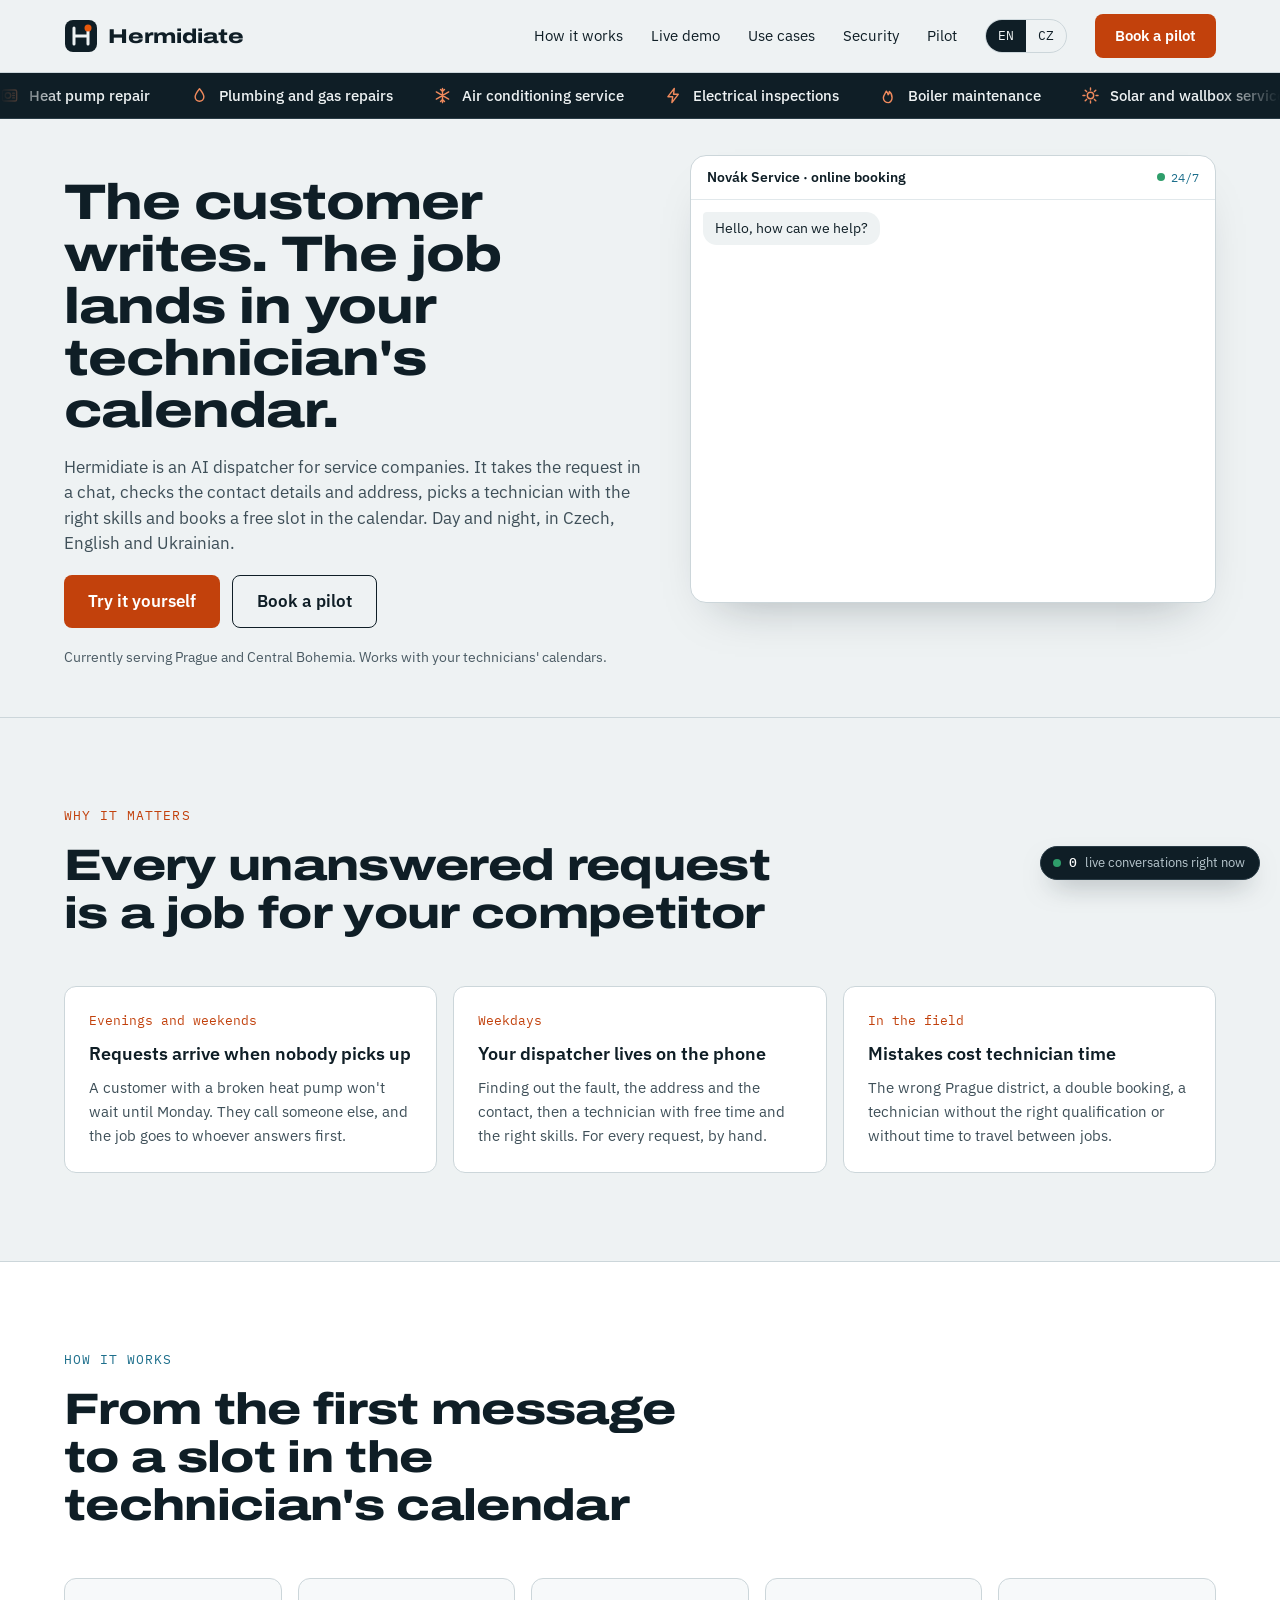
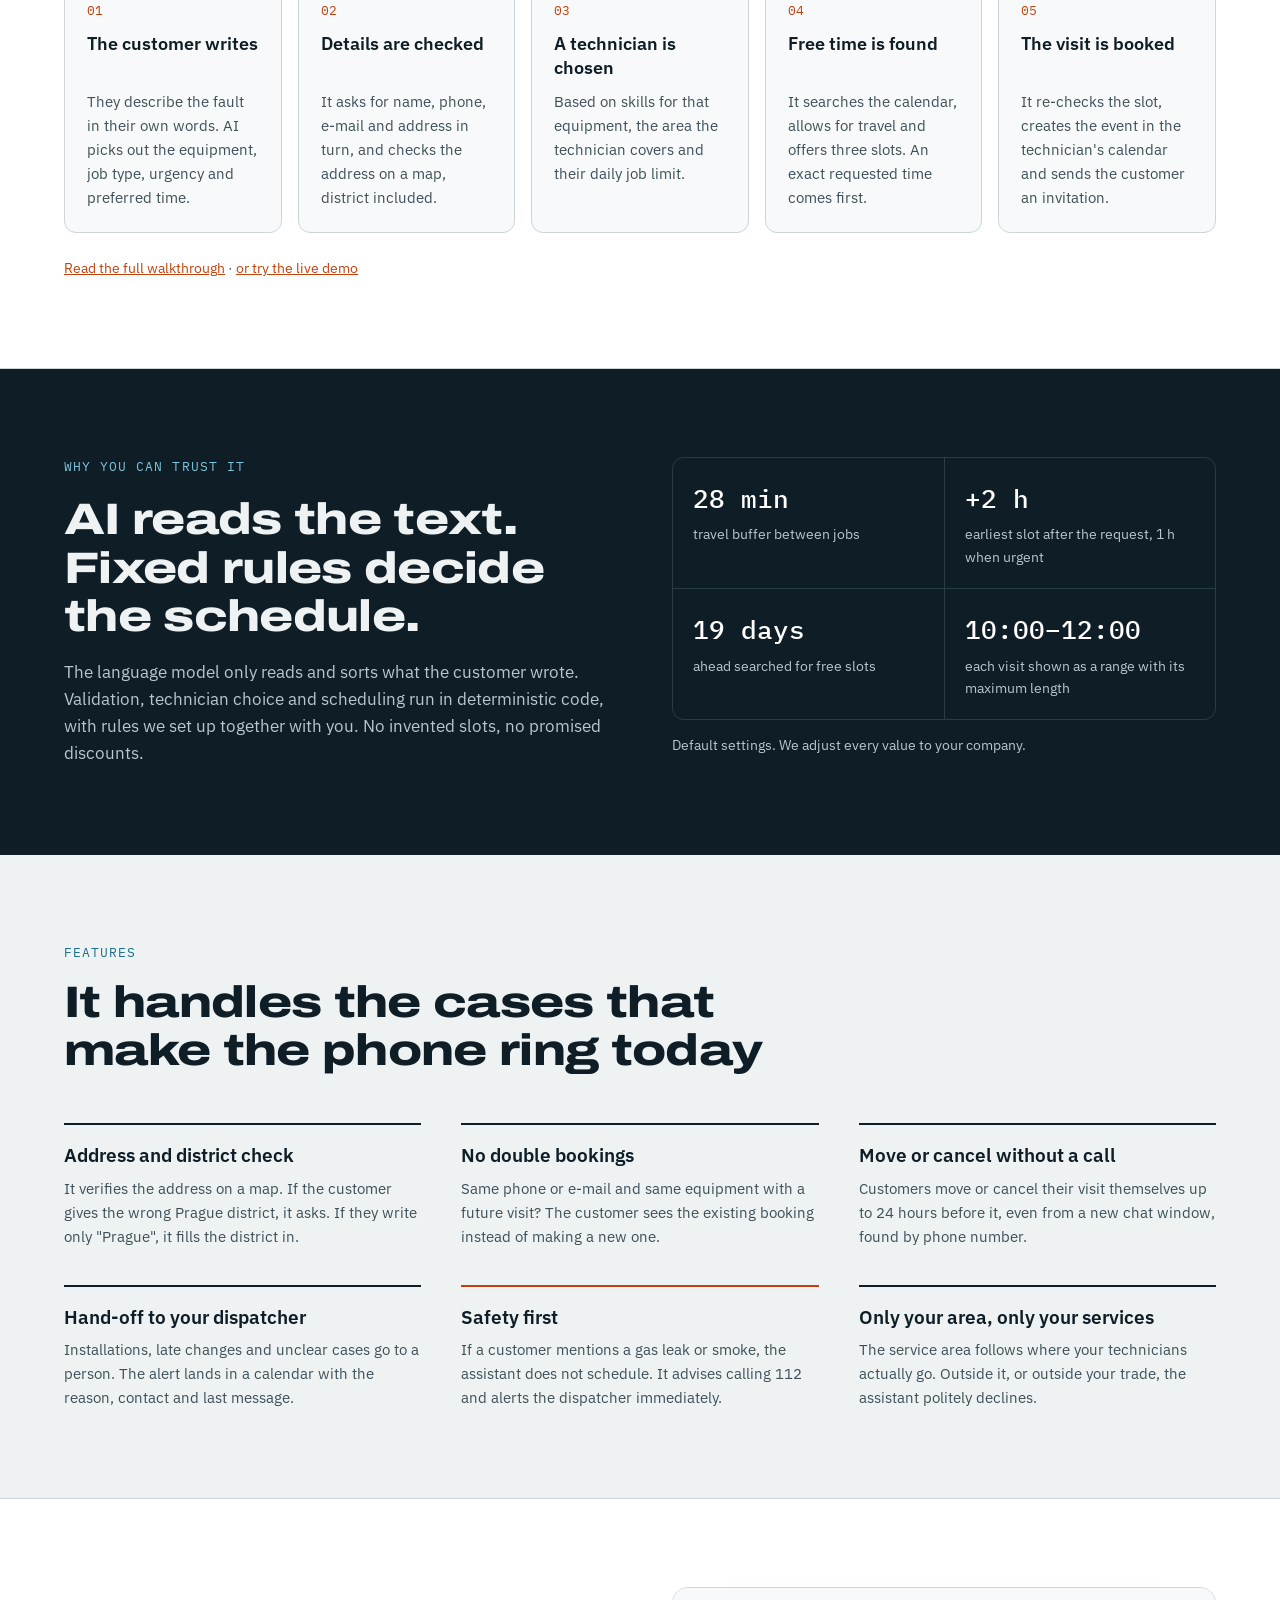
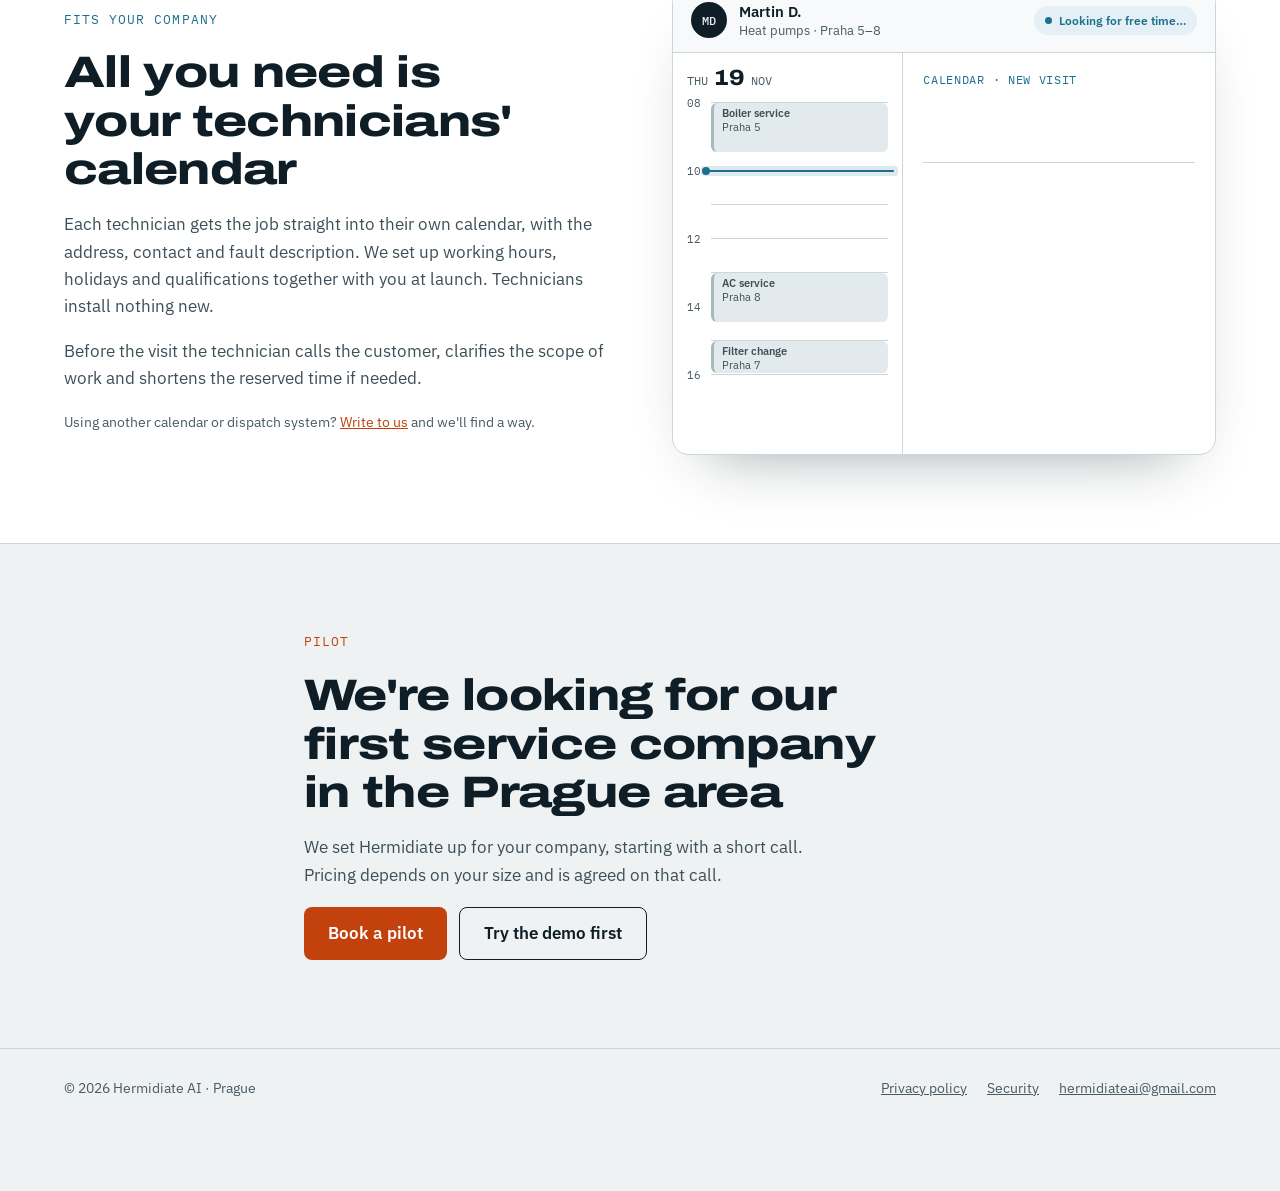
<file: index.html>
<!doctype html>
<html lang="en">
<head>
  <meta charset="utf-8">
  <meta name="viewport" content="width=device-width, initial-scale=1, viewport-fit=cover">
  <title>Hermidiate – AI dispatcher for heat pump and HVAC service companies</title>
  <meta name="description" content="Hermidiate takes service requests in a chat, checks the address, picks a technician and books a slot in the calendar. For service companies in Prague and Central Bohemia.">
  <meta name="theme-color" content="#EEF2F3">
  <link rel="icon" href="assets/favicon.svg" type="image/svg+xml">
  <link rel="preconnect" href="https://fonts.googleapis.com">
  <link rel="preconnect" href="https://fonts.gstatic.com" crossorigin>
  <link rel="stylesheet" href="https://fonts.googleapis.com/css2?family=Archivo:wdth,wght@112..125,500..800&family=IBM+Plex+Mono:wght@400;500&family=IBM+Plex+Sans:wght@400;500;600&display=swap">
  <link rel="stylesheet" href="assets/styles.css">
</head>
<body>
<a class="skip-link" href="#main">Skip to content</a>
<header class="site-header">
  <div class="wrap">
    <a class="logo" href="index.html" aria-label="Hermidiate – home">
      <img src="assets/favicon.svg" width="34" height="34" alt="">
      <span class="logo-word">Hermidiate</span>
    </a>
    <nav class="nav" aria-label="Main menu">
      <a class="nav-link" href="how-it-works.html">How it works</a>
      <a class="nav-link" href="live-demo.html">Live demo</a>
      <a class="nav-link" href="use-cases.html">Use cases</a>
      <a class="nav-link" href="security.html">Security</a>
      <a class="nav-link" href="pilot.html">Pilot</a>
      <span class="lang"><span aria-current="true">EN</span><a href="cz/index.html" hreflang="cs" lang="cs">CZ</a></span>
      <a class="btn btn-primary btn-sm" href="pilot.html">Book a pilot</a>
    </nav>
  </div>
</header>
<main id="main">
  <!-- Services ticker (right under the header, pauses on hover): list is duplicated so the loop is seamless; the copy is hidden from screen readers -->
  <section class="ticker" aria-label="Visits Hermidiate can book">
    <svg width="0" height="0" style="position:absolute" aria-hidden="true">
      <symbol id="i-heat" viewBox="0 0 24 24"><rect x="3" y="5" width="18" height="14" rx="2"/><circle cx="10" cy="12" r="3.5"/><path d="M16 9h2M16 12h2M16 15h2"/></symbol>
      <symbol id="i-cold" viewBox="0 0 24 24"><path d="M12 3v18M4.2 7.5l15.6 9M4.2 16.5l15.6-9M9.5 4.5 12 7l2.5-2.5M9.5 19.5 12 17l2.5 2.5"/></symbol>
      <symbol id="i-flame" viewBox="0 0 24 24"><path d="M12 21c-3.9 0-6.5-2.6-6.5-6.1 0-3.4 2.6-5.3 3.6-8.4 1.6 1.4 2.3 3 2.4 4.6 1-1 1.6-2.4 1.6-4.1 2.6 1.9 3.4 4.7 3.4 7.9 0 3.5-2.6 6.1-4.5 6.1Z"/></symbol>
      <symbol id="i-air" viewBox="0 0 24 24"><path d="M3 8h11a3 3 0 1 0-3-3M3 12h15a3 3 0 1 1-3 3M3 16h7"/></symbol>
      <symbol id="i-alert" viewBox="0 0 24 24"><path d="M12 4 2.5 20h19L12 4ZM12 10v4.5M12 17.5v.01"/></symbol>
      <symbol id="i-drop" viewBox="0 0 24 24"><path d="M12 3.5c3.2 4 5.5 7.1 5.5 10.2a5.5 5.5 0 0 1-11 0C6.5 10.6 8.8 7.5 12 3.5Z"/></symbol>
      <symbol id="i-bolt" viewBox="0 0 24 24"><path d="M13 3 5 13.5h6L10 21l8-10.5h-6L13 3Z"/></symbol>
      <symbol id="i-sun" viewBox="0 0 24 24"><circle cx="12" cy="12" r="4"/><path d="M12 2.5v2.5M12 19v2.5M2.5 12H5M19 12h2.5M5.3 5.3l1.8 1.8M16.9 16.9l1.8 1.8M5.3 18.7l1.8-1.8M16.9 7.1l1.8-1.8"/></symbol>
      <symbol id="i-home" viewBox="0 0 24 24"><path d="M3.5 11 12 4l8.5 7M6 9.5V20h12V9.5M15 6.5V3.5h2.5v5"/></symbol>
      <symbol id="i-wrench" viewBox="0 0 24 24"><path d="M14.5 6.5a4 4 0 0 0 5.2 5.2L12 19.4a2 2 0 0 1-2.8 0l-.6-.6a2 2 0 0 1 0-2.8l7.7-7.7a4 4 0 0 1-1.8-1.8Z"/><path d="M14.5 6.5 17 4l3 3-2.5 2.5"/></symbol>
      <symbol id="i-key" viewBox="0 0 24 24"><circle cx="8" cy="15" r="4"/><path d="M11 12 20 3M16.5 6.5l2.5 2.5M14 9l2 2"/></symbol>
    </svg>
    <div class="ticker-row">
      <div class="ticker-window">
        <div class="ticker-track">
          <ul class="ticker-list">
            <li><svg aria-hidden="true"><use href="#i-heat"/></svg>Heat pump repair</li>
            <li><svg aria-hidden="true"><use href="#i-drop"/></svg>Plumbing and gas repairs</li>
            <li><svg aria-hidden="true"><use href="#i-cold"/></svg>Air conditioning service</li>
            <li><svg aria-hidden="true"><use href="#i-bolt"/></svg>Electrical inspections</li>
            <li><svg aria-hidden="true"><use href="#i-flame"/></svg>Boiler maintenance</li>
            <li><svg aria-hidden="true"><use href="#i-sun"/></svg>Solar and wallbox service</li>
            <li><svg aria-hidden="true"><use href="#i-alert"/></svg>No-heat emergencies</li>
            <li><svg aria-hidden="true"><use href="#i-home"/></svg>Chimney checks</li>
            <li><svg aria-hidden="true"><use href="#i-air"/></svg>Ventilation filter changes</li>
            <li><svg aria-hidden="true"><use href="#i-wrench"/></svg>Appliance repairs</li>
            <li><svg aria-hidden="true"><use href="#i-cold"/></svg>AC cleaning before summer</li>
            <li><svg aria-hidden="true"><use href="#i-key"/></svg>Garage doors and locks</li>
            <li><svg aria-hidden="true"><use href="#i-heat"/></svg>Fault codes like E21</li>
            <li><svg aria-hidden="true"><use href="#i-drop"/></svg>Drain cleaning</li>
          </ul>
          <ul class="ticker-list" aria-hidden="true">
            <li><svg><use href="#i-heat"/></svg>Heat pump repair</li>
            <li><svg><use href="#i-drop"/></svg>Plumbing and gas repairs</li>
            <li><svg><use href="#i-cold"/></svg>Air conditioning service</li>
            <li><svg><use href="#i-bolt"/></svg>Electrical inspections</li>
            <li><svg><use href="#i-flame"/></svg>Boiler maintenance</li>
            <li><svg><use href="#i-sun"/></svg>Solar and wallbox service</li>
            <li><svg><use href="#i-alert"/></svg>No-heat emergencies</li>
            <li><svg><use href="#i-home"/></svg>Chimney checks</li>
            <li><svg><use href="#i-air"/></svg>Ventilation filter changes</li>
            <li><svg><use href="#i-wrench"/></svg>Appliance repairs</li>
            <li><svg><use href="#i-cold"/></svg>AC cleaning before summer</li>
            <li><svg><use href="#i-key"/></svg>Garage doors and locks</li>
            <li><svg><use href="#i-heat"/></svg>Fault codes like E21</li>
            <li><svg><use href="#i-drop"/></svg>Drain cleaning</li>
          </ul>
        </div>
      </div>
    </div>
  </section>

  <section id="top" class="wrap hero">
    <div class="hero-text">
      <h1>The customer writes. The job lands in your technician's calendar.</h1>
      <p class="lead">Hermidiate is an AI dispatcher for service companies. It takes the request in a chat, checks the contact details and address, picks a technician with the right skills and books a free slot in the calendar. Day and night, in Czech, English and Ukrainian.</p>
      <div class="actions">
        <a class="btn btn-primary" href="live-demo.html">Try it yourself</a>
        <a class="btn btn-outline" href="pilot.html">Book a pilot</a>
      </div>
      <p class="small">Currently serving Prague and Central Bohemia. Works with your technicians' calendars.</p>
    </div>

    <div class="hero-demo">
      <div class="chat" role="img" aria-label="Example conversation between a customer and the Hermidiate assistant">
        <div class="chat-head">
          <span>Novák Service · online booking</span>
          <span class="status">24/7</span>
        </div>
        <div class="chat-body">
          <div class="msg msg-bot">Hello, how can we help?</div>
          <div class="msg msg-user">My heat pump shows error E21 and isn't heating.</div>
          <div class="msg msg-bot">Understood. Which address should the technician come to?</div>
          <div class="msg msg-user">Dejvická 77, Prague 4</div>
          <div class="msg msg-bot">According to the map, Dejvická 77 is in Prague&nbsp;6. Shall I correct it?</div>
          <div class="msg msg-user">Yes, Prague 6.</div>
          <div class="msg msg-bot msg-wide">
            <span>Free slots for a heat pump service:</span>
            <span class="slots">
              <span class="slot slot-picked">Thu 19 Nov · 10:00–12:00</span>
              <span class="slot">Fri 20 Nov · 08:00–10:00</span>
              <span class="slot">Mon 23 Nov · 13:00–15:00</span>
            </span>
          </div>
        </div>
      </div>
      <div class="booked">
        <svg width="22" height="22" viewBox="0 0 24 24" aria-hidden="true"><rect x="3" y="5" width="18" height="16" rx="2" stroke="#7CC4DC" stroke-width="2" fill="none"/><path d="M3 10h18M8 3v4M16 3v4M9 15l2 2 4-4" stroke="#7CC4DC" stroke-width="2" fill="none" stroke-linecap="round" stroke-linejoin="round"/></svg>
        <div class="booked-text">
          <strong>Booked: Thursday 19 Nov, 10:00–12:00</strong>
          <span>Technician Martin D. · heat pump service · calendar invitation sent</span>
        </div>
      </div>
    </div>
  </section>

  <section id="why" class="section section-problem">
    <div class="wrap">
      <div class="section-head">
        <p class="eyebrow eyebrow-accent">Why it matters</p>
        <h2>Every unanswered request is a job for your competitor</h2>
      </div>
      <div class="pains">
        <div class="pain"><span class="pain-tag">Evenings and weekends</span><h3>Requests arrive when nobody picks up</h3><p>A customer with a broken heat pump won't wait until Monday. They call someone else, and the job goes to whoever answers first.</p></div>
        <div class="pain"><span class="pain-tag">Weekdays</span><h3>Your dispatcher lives on the phone</h3><p>Finding out the fault, the address and the contact, then a technician with free time and the right skills. For every request, by hand.</p></div>
        <div class="pain"><span class="pain-tag">In the field</span><h3>Mistakes cost technician time</h3><p>The wrong Prague district, a double booking, a technician without the right qualification or without time to travel between jobs.</p></div>
      </div>
    </div>
  </section>

  <section id="how" class="section section-white">
    <div class="wrap">
      <div class="section-head">
        <p class="eyebrow">How it works</p>
        <h2>From the first message to a slot in the technician's calendar</h2>
      </div>
      <ol class="steps">
        <li class="step"><span class="step-num">01</span><h3>The customer writes</h3><p>They describe the fault in their own words. AI picks out the equipment, job type, urgency and preferred time.</p></li>
        <li class="step"><span class="step-num">02</span><h3>Details are checked</h3><p>It asks for name, phone, e-mail and address in turn, and checks the address on a map, district included.</p></li>
        <li class="step"><span class="step-num">03</span><h3>A technician is chosen</h3><p>Based on skills for that equipment, the area the technician covers and their daily job limit.</p></li>
        <li class="step"><span class="step-num">04</span><h3>Free time is found</h3><p>It searches the calendar, allows for travel and offers three slots. An exact requested time comes first.</p></li>
        <li class="step"><span class="step-num">05</span><h3>The visit is booked</h3><p>It re-checks the slot, creates the event in the technician's calendar and sends the customer an invitation.</p></li>
      </ol>
      <p class="small" style="margin-top:24px"><a href="how-it-works.html">Read the full walkthrough</a> · <a href="live-demo.html">or try the live demo</a></p>
    </div>
  </section>

  <section class="section section-dark">
    <div class="wrap split">
      <div class="stack">
        <p class="eyebrow eyebrow-light">Why you can trust it</p>
        <h2>AI reads the text. Fixed rules decide the schedule.</h2>
        <p class="body">The language model only reads and sorts what the customer wrote. Validation, technician choice and scheduling run in deterministic code, with rules we set up together with you. No invented slots, no promised discounts.</p>
      </div>
      <div>
        <div class="rules">
          <div class="rule"><span class="rule-value">30 min</span><span class="rule-label">travel buffer between jobs</span></div>
          <div class="rule"><span class="rule-value">+2 h</span><span class="rule-label">earliest slot after the request, 1&nbsp;h when urgent</span></div>
          <div class="rule"><span class="rule-value">21 days</span><span class="rule-label">ahead searched for free slots</span></div>
          <div class="rule"><span class="rule-value">10:00–12:00</span><span class="rule-label">each visit shown as a range with its maximum length</span></div>
        </div>
        <p class="rules-note">Default settings. We adjust every value to your company.</p>
      </div>
    </div>
  </section>

  <section id="features" class="section">
    <div class="wrap">
      <div class="section-head">
        <p class="eyebrow">Features</p>
        <h2>It handles the cases that make the phone ring today</h2>
      </div>
      <div class="features">
        <div class="feature"><h3>Address and district check</h3><p>It verifies the address on a map. If the customer gives the wrong Prague district, it asks. If they write only "Prague", it fills the district in.</p></div>
        <div class="feature"><h3>No double bookings</h3><p>Same phone or e-mail and same equipment with a future visit? The customer sees the existing booking instead of making a new one.</p></div>
        <div class="feature"><h3>Move or cancel without a call</h3><p>Customers move or cancel their visit themselves up to 24 hours before it, even from a new chat window, found by phone number.</p></div>
        <div class="feature"><h3>Hand-off to your dispatcher</h3><p>Installations, late changes and unclear cases go to a person. The alert lands in a calendar with the reason, contact and last message.</p></div>
        <div class="feature feature-warn"><h3>Safety first</h3><p>If a customer mentions a gas leak or smoke, the assistant does not schedule. It advises calling 112 and alerts the dispatcher immediately.</p></div>
        <div class="feature"><h3>Only your area, only your services</h3><p>The service area follows where your technicians actually go. Outside it, or outside your trade, the assistant politely declines.</p></div>
      </div>
    </div>
  </section>

  <section class="section section-white">
    <div class="wrap split split-center">
      <div class="stack">
        <p class="eyebrow">Fits your company</p>
        <h2>All you need is your technicians' calendar</h2>
        <p class="body">Each technician gets the job straight into their own calendar, with the address, contact and fault description. We set up working hours, holidays and qualifications together with you at launch. Technicians install nothing new.</p>
        <p class="body">Before the visit the technician calls the customer, clarifies the scope of work and shortens the reserved time if needed.</p>
        <p class="small">Using another calendar or dispatch system? <a href="pilot.html#contact">Write to us</a> and we'll find a way.</p>
      </div>
      <!-- Booking scene: the system scans the technician's day, finds the free 10:00–12:00 slot,
           books it and fills in the job card. assets/effects.js plays it once when it scrolls into view. -->
      <div class="bk" data-status-search="Looking for free time…" data-status-found="Free slot found · 10:00–12:00" data-status-done="Booked · invitation sent">
        <div class="bk-head">
          <span class="bk-avatar" aria-hidden="true">MD</span>
          <span class="bk-who"><b>Martin D.</b><span>Heat pumps · Praha 5–8</span></span>
          <span class="bk-status" aria-hidden="true"><i></i><span class="bk-status-text">Booked · invitation sent</span></span>
        </div>
        <div class="bk-body">
          <div class="bk-day" role="img" aria-label="Technician's day on Thursday 19 November: a new heat pump repair is booked into the free slot from 10:00 to 12:00, between two existing jobs, with 30 minutes of travel time around it">
            <div class="bk-date" aria-hidden="true"><span>Thu</span><b>19</b><span>Nov</span></div>
            <div class="bk-grid" aria-hidden="true">
              <span class="bk-hour" style="--h:0">08</span>
              <span class="bk-hour" style="--h:2">10</span>
              <span class="bk-hour" style="--h:4">12</span>
              <span class="bk-hour" style="--h:6">14</span>
              <span class="bk-hour" style="--h:8">16</span>
              <span class="bk-ev bk-busy" style="--from:0;--len:1.5"><b>Boiler service</b>Praha 5</span>
              <span class="bk-ev bk-travel" style="--from:1.5;--len:0.5">travel</span>
              <span class="bk-gap" style="--from:2;--len:2"><span>free · 2 h</span></span>
              <span class="bk-ev bk-new" style="--from:2;--len:2"><b>Heat pump repair</b>J. Nováková · Praha 6</span>
              <span class="bk-ev bk-travel" style="--from:4;--len:0.5">travel</span>
              <span class="bk-ev bk-busy" style="--from:5;--len:1.5"><b>AC service</b>Praha 8</span>
              <span class="bk-ev bk-busy" style="--from:7;--len:1"><b>Filter change</b>Praha 7</span>
              <span class="bk-scan"></span>
            </div>
          </div>
          <div class="bk-card">
            <span class="bk-label">Calendar · new visit</span>
            <span class="bk-title">Repair: heat pump – J.&nbsp;Nováková</span>
            <span class="bk-time"><svg viewBox="0 0 24 24" aria-hidden="true"><circle cx="12" cy="12" r="8.5"/><path d="M12 7.5V12l3 2"/></svg>Thu 19 Nov · 10:00–12:00</span>
            <dl class="bk-rows">
              <div class="bk-row"><dt>Address</dt><dd>Dejvická 77, Praha 6</dd></div>
              <div class="bk-row"><dt>Phone</dt><dd>+420 777 123 456</dd></div>
              <div class="bk-row"><dt>Fault</dt><dd>Heat pump shows error E21 and doesn't heat.</dd></div>
              <div class="bk-row"><dt>Estimate</dt><dd>60 min, up to 120 min reserved</dd></div>
            </dl>
            <p class="bk-call">Call the customer before the visit and clarify the scope of work.</p>
          </div>
        </div>
        <button class="bk-replay" type="button" hidden><svg viewBox="0 0 24 24" aria-hidden="true"><path d="M4 12a8 8 0 1 0 2.4-5.7M4 4v4.5h4.5"/></svg>Replay</button>
      </div>
    </div>
  </section>

  <section class="section">
    <div class="wrap stack" style="max-width:720px">
      <p class="eyebrow eyebrow-accent">Pilot</p>
      <h2>We're looking for our first service company in the Prague area</h2>
      <p class="body">We set Hermidiate up for your company, starting with a short call. Pricing depends on your size and is agreed on that call.</p>
      <div class="actions"><a class="btn btn-primary" href="pilot.html">Book a pilot</a><a class="btn btn-outline" href="live-demo.html">Try the demo first</a></div>
    </div>
  </section>
</main>
<footer class="site-footer">
  <div class="wrap">
    <span>© 2026 Hermidiate AI · Prague</span>
    <span class="footer-links">
      <a href="privacy.html">Privacy policy</a>
      <a href="security.html">Security</a>
      <a href="mailto:hermidiateai@gmail.com">hermidiateai@gmail.com</a>
    </span>
  </div>
</footer>
<!-- Live conversations counter. Static for now: set it with window.setLiveConversations(n) (assets/effects.js). -->
<div class="live-count" role="status" data-one="live conversation right now" data-many="live conversations right now">
  <span class="live-dot" aria-hidden="true"></span>
  <span class="live-num">0</span>
  <span class="live-label">live conversations right now</span>
</div>
<script src="assets/main.js"></script>

<script src="assets/effects.js"></script>
</body>
</html>
</file>
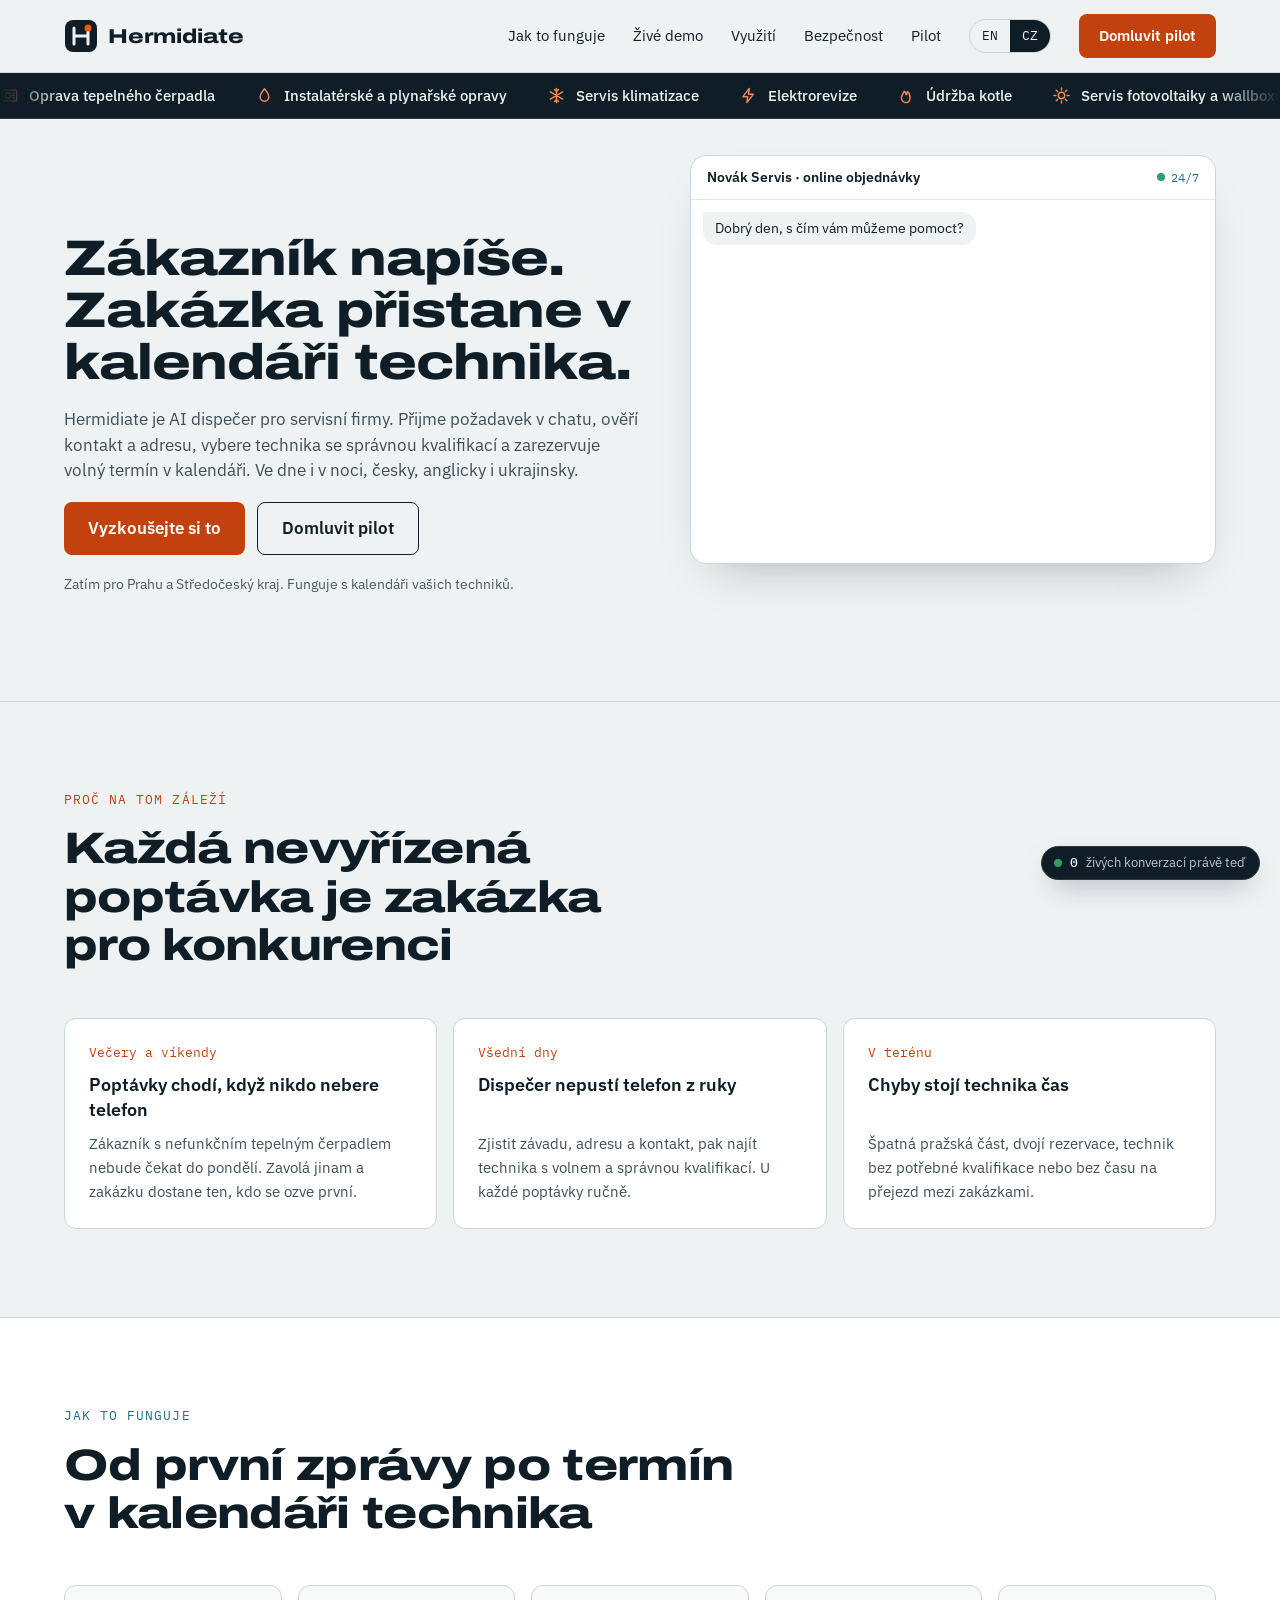
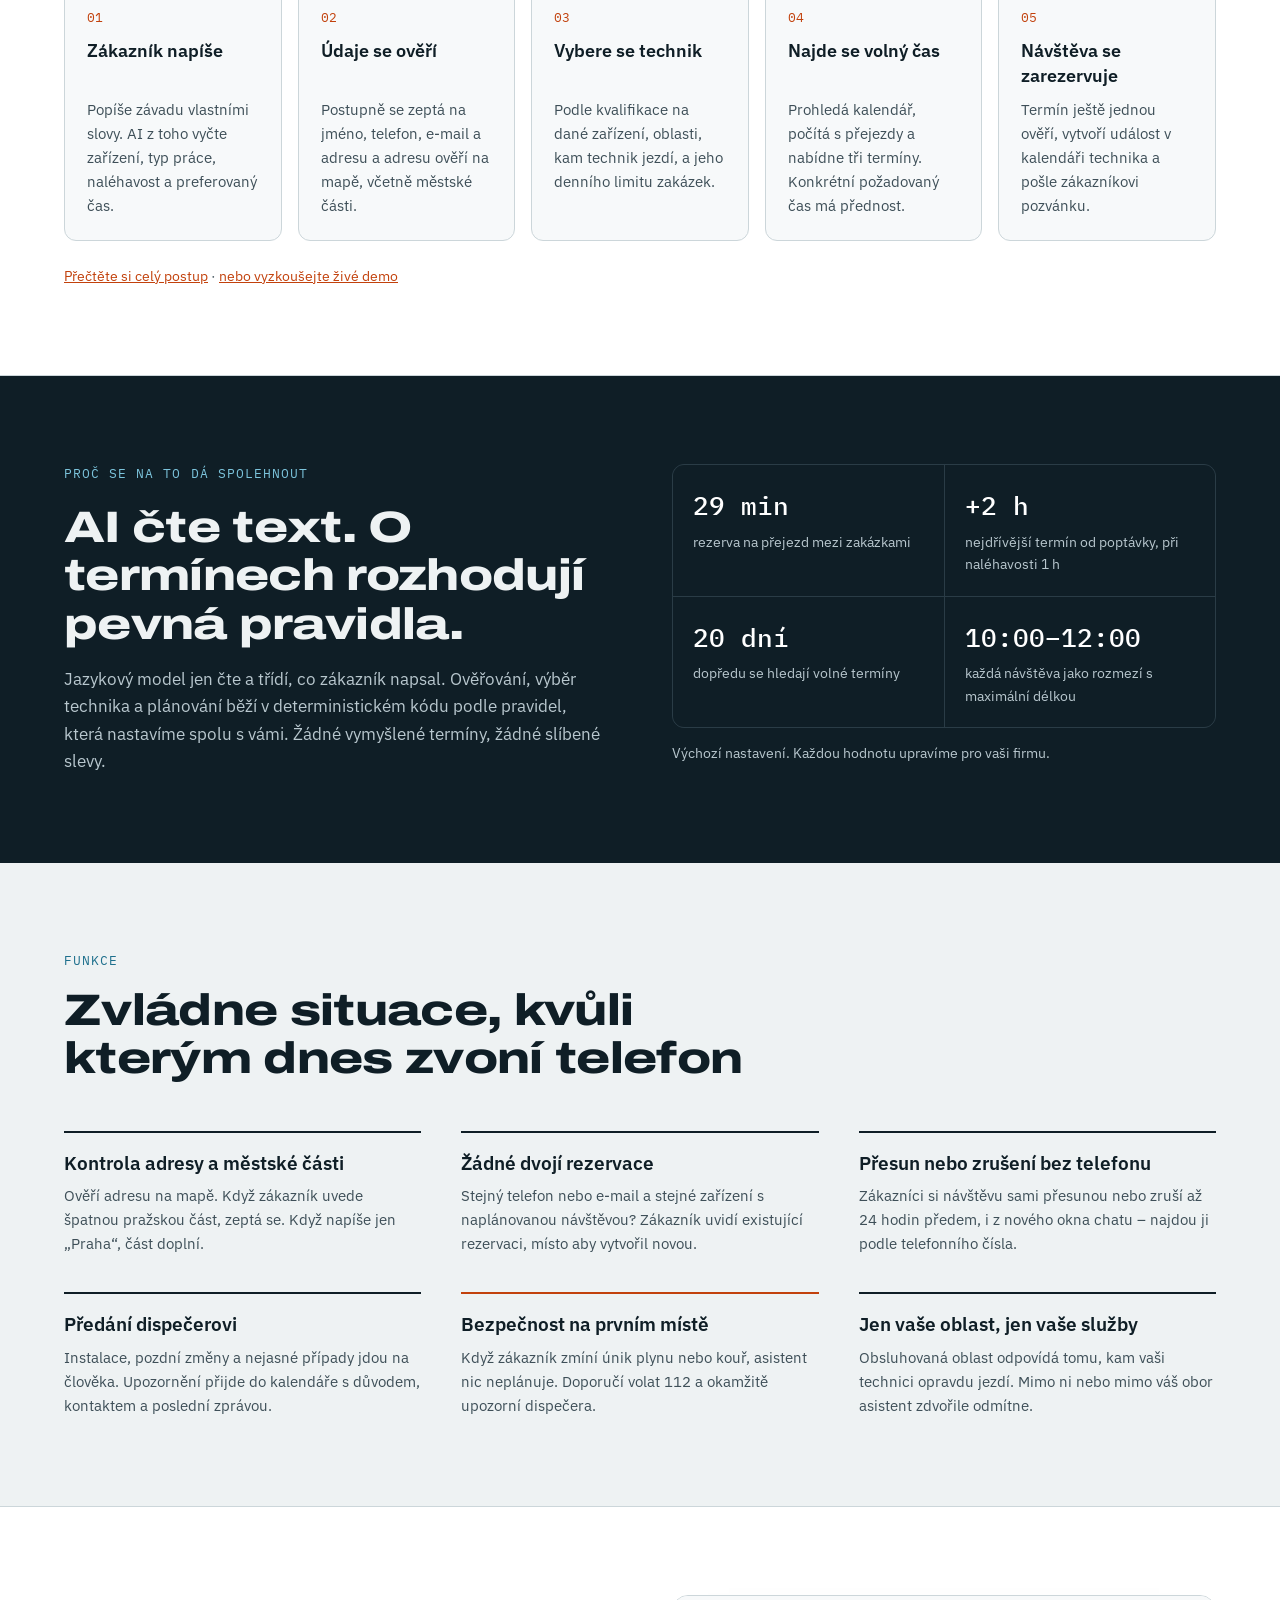
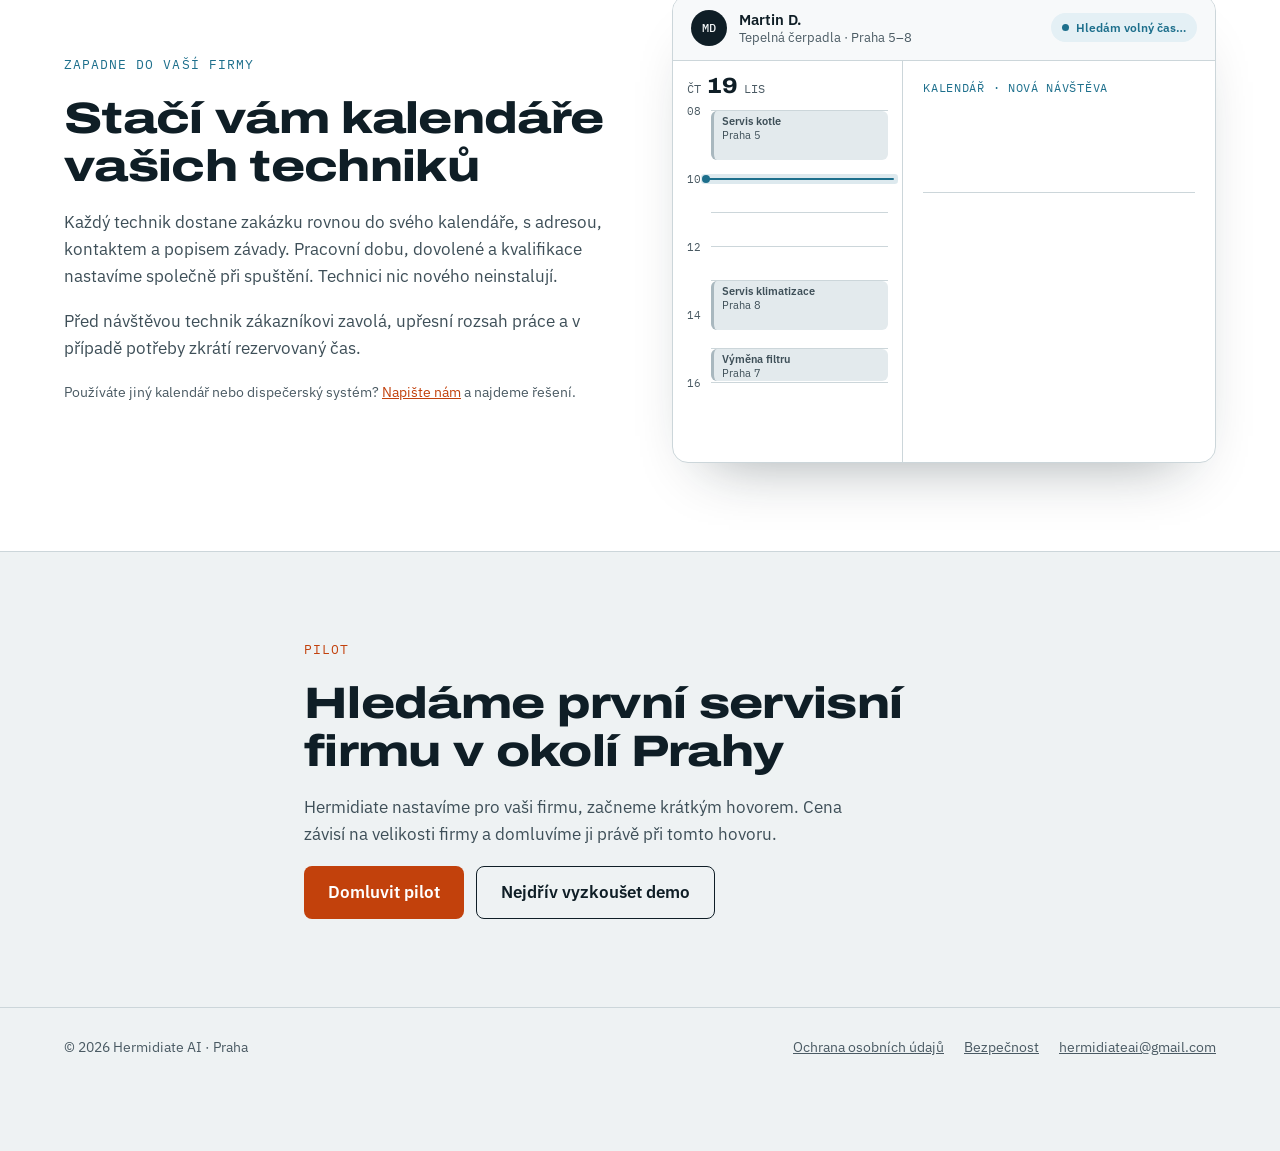
<file: cz/index.html>
<!doctype html>
<html lang="cs">
<head>
  <meta charset="utf-8">
  <meta name="viewport" content="width=device-width, initial-scale=1, viewport-fit=cover">
  <title>Hermidiate – AI dispečer pro servisní firmy</title>
  <meta name="description" content="Hermidiate přijme požadavek na servis v chatu, ověří adresu, vybere technika a zarezervuje termín v kalendáři. Pro servisní firmy v Praze a Středočeském kraji.">
  <meta name="theme-color" content="#EEF2F3">
  <link rel="icon" href="../assets/favicon.svg" type="image/svg+xml">
  <link rel="preconnect" href="https://fonts.googleapis.com">
  <link rel="preconnect" href="https://fonts.gstatic.com" crossorigin>
  <link rel="stylesheet" href="https://fonts.googleapis.com/css2?family=Archivo:wdth,wght@112..125,500..800&family=IBM+Plex+Mono:wght@400;500&family=IBM+Plex+Sans:wght@400;500;600&display=swap">
  <link rel="stylesheet" href="../assets/styles.css">
</head>
<body>
<a class="skip-link" href="#main">Přeskočit na obsah</a>
<header class="site-header">
  <div class="wrap">
    <a class="logo" href="index.html" aria-label="Hermidiate – úvod">
      <img src="../assets/favicon.svg" width="34" height="34" alt="">
      <span class="logo-word">Hermidiate</span>
    </a>
    <nav class="nav" aria-label="Hlavní menu">
      <a class="nav-link" href="how-it-works.html">Jak to funguje</a>
      <a class="nav-link" href="live-demo.html">Živé demo</a>
      <a class="nav-link" href="use-cases.html">Využití</a>
      <a class="nav-link" href="security.html">Bezpečnost</a>
      <a class="nav-link" href="pilot.html">Pilot</a>
      <span class="lang"><a href="../index.html" hreflang="en" lang="en">EN</a><span aria-current="true">CZ</span></span>
      <a class="btn btn-primary btn-sm" href="pilot.html">Domluvit pilot</a>
    </nav>
  </div>
</header>
<main id="main">
  <!-- Services ticker (right under the header, pauses on hover): list is duplicated so the loop is seamless; the copy is hidden from screen readers -->
  <section class="ticker" aria-label="Návštěvy, které Hermidiate objedná">
    <svg width="0" height="0" style="position:absolute" aria-hidden="true">
      <symbol id="i-heat" viewBox="0 0 24 24"><rect x="3" y="5" width="18" height="14" rx="2"/><circle cx="10" cy="12" r="3.5"/><path d="M16 9h2M16 12h2M16 15h2"/></symbol>
      <symbol id="i-cold" viewBox="0 0 24 24"><path d="M12 3v18M4.2 7.5l15.6 9M4.2 16.5l15.6-9M9.5 4.5 12 7l2.5-2.5M9.5 19.5 12 17l2.5 2.5"/></symbol>
      <symbol id="i-flame" viewBox="0 0 24 24"><path d="M12 21c-3.9 0-6.5-2.6-6.5-6.1 0-3.4 2.6-5.3 3.6-8.4 1.6 1.4 2.3 3 2.4 4.6 1-1 1.6-2.4 1.6-4.1 2.6 1.9 3.4 4.7 3.4 7.9 0 3.5-2.6 6.1-4.5 6.1Z"/></symbol>
      <symbol id="i-air" viewBox="0 0 24 24"><path d="M3 8h11a3 3 0 1 0-3-3M3 12h15a3 3 0 1 1-3 3M3 16h7"/></symbol>
      <symbol id="i-alert" viewBox="0 0 24 24"><path d="M12 4 2.5 20h19L12 4ZM12 10v4.5M12 17.5v.01"/></symbol>
      <symbol id="i-drop" viewBox="0 0 24 24"><path d="M12 3.5c3.2 4 5.5 7.1 5.5 10.2a5.5 5.5 0 0 1-11 0C6.5 10.6 8.8 7.5 12 3.5Z"/></symbol>
      <symbol id="i-bolt" viewBox="0 0 24 24"><path d="M13 3 5 13.5h6L10 21l8-10.5h-6L13 3Z"/></symbol>
      <symbol id="i-sun" viewBox="0 0 24 24"><circle cx="12" cy="12" r="4"/><path d="M12 2.5v2.5M12 19v2.5M2.5 12H5M19 12h2.5M5.3 5.3l1.8 1.8M16.9 16.9l1.8 1.8M5.3 18.7l1.8-1.8M16.9 7.1l1.8-1.8"/></symbol>
      <symbol id="i-home" viewBox="0 0 24 24"><path d="M3.5 11 12 4l8.5 7M6 9.5V20h12V9.5M15 6.5V3.5h2.5v5"/></symbol>
      <symbol id="i-wrench" viewBox="0 0 24 24"><path d="M14.5 6.5a4 4 0 0 0 5.2 5.2L12 19.4a2 2 0 0 1-2.8 0l-.6-.6a2 2 0 0 1 0-2.8l7.7-7.7a4 4 0 0 1-1.8-1.8Z"/><path d="M14.5 6.5 17 4l3 3-2.5 2.5"/></symbol>
      <symbol id="i-key" viewBox="0 0 24 24"><circle cx="8" cy="15" r="4"/><path d="M11 12 20 3M16.5 6.5l2.5 2.5M14 9l2 2"/></symbol>
    </svg>
    <div class="ticker-row">
      <div class="ticker-window">
        <div class="ticker-track">
          <ul class="ticker-list">
            <li><svg aria-hidden="true"><use href="#i-heat"/></svg>Oprava tepelného čerpadla</li>
            <li><svg aria-hidden="true"><use href="#i-drop"/></svg>Instalatérské a plynařské opravy</li>
            <li><svg aria-hidden="true"><use href="#i-cold"/></svg>Servis klimatizace</li>
            <li><svg aria-hidden="true"><use href="#i-bolt"/></svg>Elektrorevize</li>
            <li><svg aria-hidden="true"><use href="#i-flame"/></svg>Údržba kotle</li>
            <li><svg aria-hidden="true"><use href="#i-sun"/></svg>Servis fotovoltaiky a wallboxů</li>
            <li><svg aria-hidden="true"><use href="#i-alert"/></svg>Havárie topení</li>
            <li><svg aria-hidden="true"><use href="#i-home"/></svg>Kontroly komínů</li>
            <li><svg aria-hidden="true"><use href="#i-air"/></svg>Výměna filtrů vzduchotechniky</li>
            <li><svg aria-hidden="true"><use href="#i-wrench"/></svg>Opravy spotřebičů</li>
            <li><svg aria-hidden="true"><use href="#i-cold"/></svg>Čištění klimatizace před létem</li>
            <li><svg aria-hidden="true"><use href="#i-key"/></svg>Garážová vrata a zámky</li>
            <li><svg aria-hidden="true"><use href="#i-heat"/></svg>Chybové kódy jako E21</li>
            <li><svg aria-hidden="true"><use href="#i-drop"/></svg>Čištění odpadů</li>
          </ul>
          <ul class="ticker-list" aria-hidden="true">
            <li><svg><use href="#i-heat"/></svg>Oprava tepelného čerpadla</li>
            <li><svg><use href="#i-drop"/></svg>Instalatérské a plynařské opravy</li>
            <li><svg><use href="#i-cold"/></svg>Servis klimatizace</li>
            <li><svg><use href="#i-bolt"/></svg>Elektrorevize</li>
            <li><svg><use href="#i-flame"/></svg>Údržba kotle</li>
            <li><svg><use href="#i-sun"/></svg>Servis fotovoltaiky a wallboxů</li>
            <li><svg><use href="#i-alert"/></svg>Havárie topení</li>
            <li><svg><use href="#i-home"/></svg>Kontroly komínů</li>
            <li><svg><use href="#i-air"/></svg>Výměna filtrů vzduchotechniky</li>
            <li><svg><use href="#i-wrench"/></svg>Opravy spotřebičů</li>
            <li><svg><use href="#i-cold"/></svg>Čištění klimatizace před létem</li>
            <li><svg><use href="#i-key"/></svg>Garážová vrata a zámky</li>
            <li><svg><use href="#i-heat"/></svg>Chybové kódy jako E21</li>
            <li><svg><use href="#i-drop"/></svg>Čištění odpadů</li>
          </ul>
        </div>
      </div>
    </div>
  </section>

  <section id="top" class="wrap hero">
    <div class="hero-text">
      <h1>Zákazník napíše. Zakázka přistane v kalendáři technika.</h1>
      <p class="lead">Hermidiate je AI dispečer pro servisní firmy. Přijme požadavek v chatu, ověří kontakt a adresu, vybere technika se správnou kvalifikací a zarezervuje volný termín v kalendáři. Ve dne i v noci, česky, anglicky i ukrajinsky.</p>
      <div class="actions">
        <a class="btn btn-primary" href="live-demo.html">Vyzkoušejte si to</a>
        <a class="btn btn-outline" href="pilot.html">Domluvit pilot</a>
      </div>
      <p class="small">Zatím pro Prahu a Středočeský kraj. Funguje s kalendáři vašich techniků.</p>
    </div>

    <div class="hero-demo">
      <div class="chat" role="img" aria-label="Ukázka konverzace zákazníka s asistentem Hermidiate">
        <div class="chat-head">
          <span>Novák Servis · online objednávky</span>
          <span class="status">24/7</span>
        </div>
        <div class="chat-body">
          <div class="msg msg-bot">Dobrý den, s čím vám můžeme pomoct?</div>
          <div class="msg msg-user">Tepelné čerpadlo hlásí chybu E21 a netopí.</div>
          <div class="msg msg-bot">Rozumím. Na jakou adresu má technik přijet?</div>
          <div class="msg msg-user">Dejvická 77, Praha 4</div>
          <div class="msg msg-bot">Podle mapy je Dejvická 77 v Praze&nbsp;6. Mám to opravit?</div>
          <div class="msg msg-user">Ano, Praha 6.</div>
          <div class="msg msg-bot msg-wide">
            <span>Volné termíny pro opravu tepelného čerpadla:</span>
            <span class="slots">
              <span class="slot slot-picked">Čt 19. 11. · 10:00–12:00</span>
              <span class="slot">Pá 20. 11. · 08:00–10:00</span>
              <span class="slot">Po 23. 11. · 13:00–15:00</span>
            </span>
          </div>
        </div>
      </div>
      <div class="booked">
        <svg width="22" height="22" viewBox="0 0 24 24" aria-hidden="true"><rect x="3" y="5" width="18" height="16" rx="2" stroke="#7CC4DC" stroke-width="2" fill="none"/><path d="M3 10h18M8 3v4M16 3v4M9 15l2 2 4-4" stroke="#7CC4DC" stroke-width="2" fill="none" stroke-linecap="round" stroke-linejoin="round"/></svg>
        <div class="booked-text">
          <strong>Rezervováno: čtvrtek 19. 11., 10:00–12:00</strong>
          <span>Technik Martin D. · oprava tepelného čerpadla · pozvánka do kalendáře odeslána</span>
        </div>
      </div>
    </div>
  </section>

  <section id="why" class="section section-problem">
    <div class="wrap">
      <div class="section-head">
        <p class="eyebrow eyebrow-accent">Proč na tom záleží</p>
        <h2>Každá nevyřízená poptávka je zakázka pro konkurenci</h2>
      </div>
      <div class="pains">
        <div class="pain"><span class="pain-tag">Večery a víkendy</span><h3>Poptávky chodí, když nikdo nebere telefon</h3><p>Zákazník s nefunkčním tepelným čerpadlem nebude čekat do pondělí. Zavolá jinam a zakázku dostane ten, kdo se ozve první.</p></div>
        <div class="pain"><span class="pain-tag">Všední dny</span><h3>Dispečer nepustí telefon z ruky</h3><p>Zjistit závadu, adresu a kontakt, pak najít technika s volnem a správnou kvalifikací. U každé poptávky ručně.</p></div>
        <div class="pain"><span class="pain-tag">V terénu</span><h3>Chyby stojí technika čas</h3><p>Špatná pražská část, dvojí rezervace, technik bez potřebné kvalifikace nebo bez času na přejezd mezi zakázkami.</p></div>
      </div>
    </div>
  </section>

  <section id="how" class="section section-white">
    <div class="wrap">
      <div class="section-head">
        <p class="eyebrow">Jak to funguje</p>
        <h2>Od první zprávy po termín v kalendáři technika</h2>
      </div>
      <ol class="steps">
        <li class="step"><span class="step-num">01</span><h3>Zákazník napíše</h3><p>Popíše závadu vlastními slovy. AI z toho vyčte zařízení, typ práce, naléhavost a preferovaný čas.</p></li>
        <li class="step"><span class="step-num">02</span><h3>Údaje se ověří</h3><p>Postupně se zeptá na jméno, telefon, e-mail a adresu a adresu ověří na mapě, včetně městské části.</p></li>
        <li class="step"><span class="step-num">03</span><h3>Vybere se technik</h3><p>Podle kvalifikace na dané zařízení, oblasti, kam technik jezdí, a jeho denního limitu zakázek.</p></li>
        <li class="step"><span class="step-num">04</span><h3>Najde se volný čas</h3><p>Prohledá kalendář, počítá s přejezdy a nabídne tři termíny. Konkrétní požadovaný čas má přednost.</p></li>
        <li class="step"><span class="step-num">05</span><h3>Návštěva se zarezervuje</h3><p>Termín ještě jednou ověří, vytvoří událost v kalendáři technika a pošle zákazníkovi pozvánku.</p></li>
      </ol>
      <p class="small" style="margin-top:24px"><a href="how-it-works.html">Přečtěte si celý postup</a> · <a href="live-demo.html">nebo vyzkoušejte živé demo</a></p>
    </div>
  </section>

  <section class="section section-dark">
    <div class="wrap split">
      <div class="stack">
        <p class="eyebrow eyebrow-light">Proč se na to dá spolehnout</p>
        <h2>AI čte text. O termínech rozhodují pevná pravidla.</h2>
        <p class="body">Jazykový model jen čte a třídí, co zákazník napsal. Ověřování, výběr technika a plánování běží v deterministickém kódu podle pravidel, která nastavíme spolu s vámi. Žádné vymyšlené termíny, žádné slíbené slevy.</p>
      </div>
      <div>
        <div class="rules">
          <div class="rule"><span class="rule-value">30 min</span><span class="rule-label">rezerva na přejezd mezi zakázkami</span></div>
          <div class="rule"><span class="rule-value">+2 h</span><span class="rule-label">nejdřívější termín od poptávky, při naléhavosti 1&nbsp;h</span></div>
          <div class="rule"><span class="rule-value">21 dní</span><span class="rule-label">dopředu se hledají volné termíny</span></div>
          <div class="rule"><span class="rule-value">10:00–12:00</span><span class="rule-label">každá návštěva jako rozmezí s maximální délkou</span></div>
        </div>
        <p class="rules-note">Výchozí nastavení. Každou hodnotu upravíme pro vaši firmu.</p>
      </div>
    </div>
  </section>

  <section id="features" class="section">
    <div class="wrap">
      <div class="section-head">
        <p class="eyebrow">Funkce</p>
        <h2>Zvládne situace, kvůli kterým dnes zvoní telefon</h2>
      </div>
      <div class="features">
        <div class="feature"><h3>Kontrola adresy a městské části</h3><p>Ověří adresu na mapě. Když zákazník uvede špatnou pražskou část, zeptá se. Když napíše jen „Praha“, část doplní.</p></div>
        <div class="feature"><h3>Žádné dvojí rezervace</h3><p>Stejný telefon nebo e-mail a stejné zařízení s naplánovanou návštěvou? Zákazník uvidí existující rezervaci, místo aby vytvořil novou.</p></div>
        <div class="feature"><h3>Přesun nebo zrušení bez telefonu</h3><p>Zákazníci si návštěvu sami přesunou nebo zruší až 24 hodin předem, i z nového okna chatu – najdou ji podle telefonního čísla.</p></div>
        <div class="feature"><h3>Předání dispečerovi</h3><p>Instalace, pozdní změny a nejasné případy jdou na člověka. Upozornění přijde do kalendáře s důvodem, kontaktem a poslední zprávou.</p></div>
        <div class="feature feature-warn"><h3>Bezpečnost na prvním místě</h3><p>Když zákazník zmíní únik plynu nebo kouř, asistent nic neplánuje. Doporučí volat 112 a okamžitě upozorní dispečera.</p></div>
        <div class="feature"><h3>Jen vaše oblast, jen vaše služby</h3><p>Obsluhovaná oblast odpovídá tomu, kam vaši technici opravdu jezdí. Mimo ni nebo mimo váš obor asistent zdvořile odmítne.</p></div>
      </div>
    </div>
  </section>

  <section class="section section-white">
    <div class="wrap split split-center">
      <div class="stack">
        <p class="eyebrow">Zapadne do vaší firmy</p>
        <h2>Stačí vám kalendáře vašich techniků</h2>
        <p class="body">Každý technik dostane zakázku rovnou do svého kalendáře, s adresou, kontaktem a popisem závady. Pracovní dobu, dovolené a kvalifikace nastavíme společně při spuštění. Technici nic nového neinstalují.</p>
        <p class="body">Před návštěvou technik zákazníkovi zavolá, upřesní rozsah práce a v případě potřeby zkrátí rezervovaný čas.</p>
        <p class="small">Používáte jiný kalendář nebo dispečerský systém? <a href="pilot.html#contact">Napište nám</a> a najdeme řešení.</p>
      </div>
      <!-- Booking scene: the system scans the technician's day, finds the free 10:00–12:00 slot,
           books it and fills in the job card. assets/effects.js plays it once when it scrolls into view. -->
      <div class="bk" data-status-search="Hledám volný čas…" data-status-found="Volný termín · 10:00–12:00" data-status-done="Rezervováno · pozvánka odeslána">
        <div class="bk-head">
          <span class="bk-avatar" aria-hidden="true">MD</span>
          <span class="bk-who"><b>Martin D.</b><span>Tepelná čerpadla · Praha 5–8</span></span>
          <span class="bk-status" aria-hidden="true"><i></i><span class="bk-status-text">Rezervováno · pozvánka odeslána</span></span>
        </div>
        <div class="bk-body">
          <div class="bk-day" role="img" aria-label="Den technika ve čtvrtek 19. listopadu: nová oprava tepelného čerpadla je zarezervovaná do volného okna od 10:00 do 12:00 mezi dvěma zakázkami, s 30 minutami na přejezd před i po ní">
            <div class="bk-date" aria-hidden="true"><span>Čt</span><b>19</b><span>lis</span></div>
            <div class="bk-grid" aria-hidden="true">
              <span class="bk-hour" style="--h:0">08</span>
              <span class="bk-hour" style="--h:2">10</span>
              <span class="bk-hour" style="--h:4">12</span>
              <span class="bk-hour" style="--h:6">14</span>
              <span class="bk-hour" style="--h:8">16</span>
              <span class="bk-ev bk-busy" style="--from:0;--len:1.5"><b>Servis kotle</b>Praha 5</span>
              <span class="bk-ev bk-travel" style="--from:1.5;--len:0.5">přejezd</span>
              <span class="bk-gap" style="--from:2;--len:2"><span>volno · 2 h</span></span>
              <span class="bk-ev bk-new" style="--from:2;--len:2"><b>Oprava čerpadla</b>J. Nováková · Praha 6</span>
              <span class="bk-ev bk-travel" style="--from:4;--len:0.5">přejezd</span>
              <span class="bk-ev bk-busy" style="--from:5;--len:1.5"><b>Servis klimatizace</b>Praha 8</span>
              <span class="bk-ev bk-busy" style="--from:7;--len:1"><b>Výměna filtru</b>Praha 7</span>
              <span class="bk-scan"></span>
            </div>
          </div>
          <div class="bk-card">
            <span class="bk-label">Kalendář · nová návštěva</span>
            <span class="bk-title">Oprava: tepelné čerpadlo – J.&nbsp;Nováková</span>
            <span class="bk-time"><svg viewBox="0 0 24 24" aria-hidden="true"><circle cx="12" cy="12" r="8.5"/><path d="M12 7.5V12l3 2"/></svg>Čt 19. 11. · 10:00–12:00</span>
            <dl class="bk-rows">
              <div class="bk-row"><dt>Adresa</dt><dd>Dejvická 77, Praha 6</dd></div>
              <div class="bk-row"><dt>Telefon</dt><dd>+420 777 123 456</dd></div>
              <div class="bk-row"><dt>Závada</dt><dd>Tepelné čerpadlo hlásí chybu E21 a netopí.</dd></div>
              <div class="bk-row"><dt>Odhad</dt><dd>60 min, rezervováno až 120 min</dd></div>
            </dl>
            <p class="bk-call">Před návštěvou zavolejte zákazníkovi a upřesněte rozsah práce.</p>
          </div>
        </div>
        <button class="bk-replay" type="button" hidden><svg viewBox="0 0 24 24" aria-hidden="true"><path d="M4 12a8 8 0 1 0 2.4-5.7M4 4v4.5h4.5"/></svg>Přehrát znovu</button>
      </div>
    </div>
  </section>

  <section class="section">
    <div class="wrap stack" style="max-width:720px">
      <p class="eyebrow eyebrow-accent">Pilot</p>
      <h2>Hledáme první servisní firmu v okolí Prahy</h2>
      <p class="body">Hermidiate nastavíme pro vaši firmu, začneme krátkým hovorem. Cena závisí na velikosti firmy a domluvíme ji právě při tomto hovoru.</p>
      <div class="actions"><a class="btn btn-primary" href="pilot.html">Domluvit pilot</a><a class="btn btn-outline" href="live-demo.html">Nejdřív vyzkoušet demo</a></div>
    </div>
  </section>
</main>
<footer class="site-footer">
  <div class="wrap">
    <span>© 2026 Hermidiate AI · Praha</span>
    <span class="footer-links">
      <a href="ochrana-osobnich-udaju.html">Ochrana osobních údajů</a>
      <a href="security.html">Bezpečnost</a>
      <a href="mailto:hermidiateai@gmail.com">hermidiateai@gmail.com</a>
    </span>
  </div>
</footer>
<!-- Počítadlo živých konverzací. Zatím statické: nastavuje se přes window.setLiveConversations(n) (assets/effects.js). -->
<div class="live-count" role="status" data-one="živá konverzace právě teď" data-few="živé konverzace právě teď" data-many="živých konverzací právě teď">
  <span class="live-dot" aria-hidden="true"></span>
  <span class="live-num">0</span>
  <span class="live-label">živých konverzací právě teď</span>
</div>
<script src="../assets/main.js"></script>

<script src="../assets/effects.js"></script>
</body>
</html>
</file>
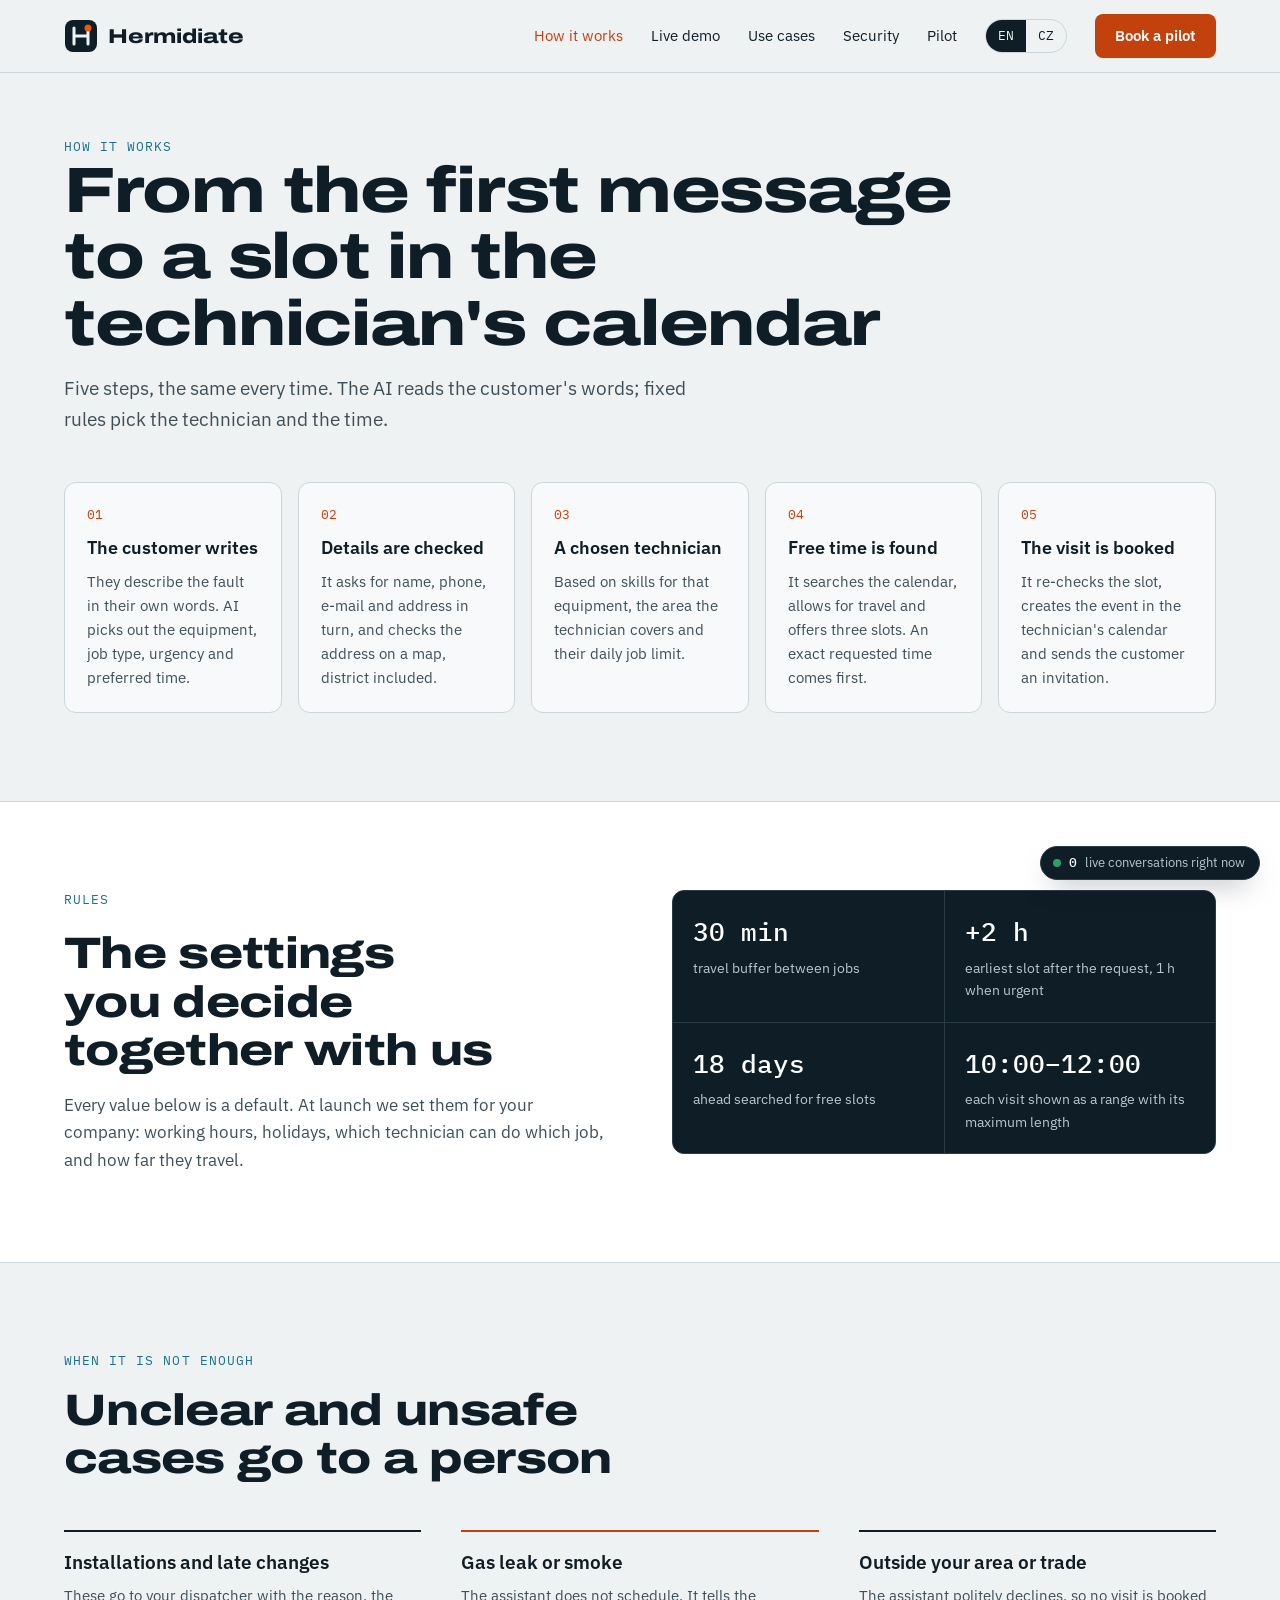
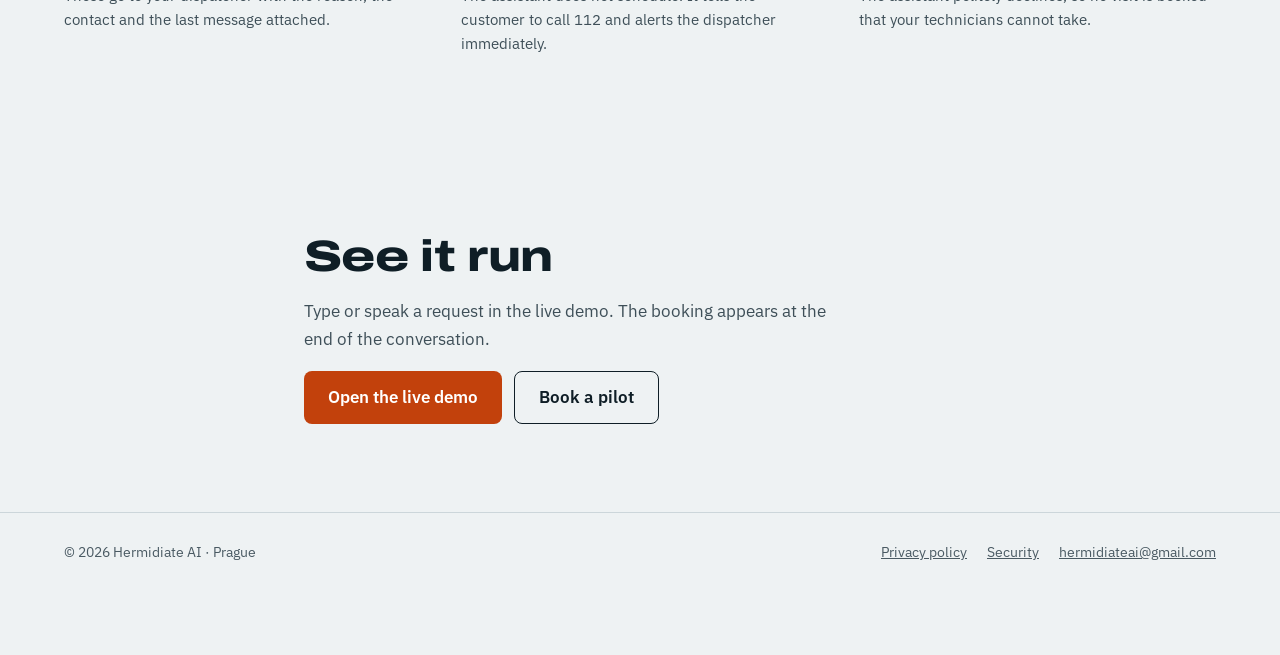
<file: how-it-works.html>
<!doctype html>
<html lang="en">
<head>
  <meta charset="utf-8">
  <meta name="viewport" content="width=device-width, initial-scale=1, viewport-fit=cover">
  <title>How it works – Hermidiate</title>
  <meta name="description" content="Step by step: how Hermidiate takes a request, checks the details, picks a technician and books the visit.">
  <meta name="theme-color" content="#EEF2F3">
  <link rel="icon" href="assets/favicon.svg" type="image/svg+xml">
  <link rel="preconnect" href="https://fonts.googleapis.com">
  <link rel="preconnect" href="https://fonts.gstatic.com" crossorigin>
  <link rel="stylesheet" href="https://fonts.googleapis.com/css2?family=Archivo:wdth,wght@112..125,500..800&family=IBM+Plex+Mono:wght@400;500&family=IBM+Plex+Sans:wght@400;500;600&display=swap">
  <link rel="stylesheet" href="assets/styles.css">
</head>
<body>
<a class="skip-link" href="#main">Skip to content</a>
<header class="site-header">
  <div class="wrap">
    <a class="logo" href="index.html" aria-label="Hermidiate – home">
      <img src="assets/favicon.svg" width="34" height="34" alt="">
      <span class="logo-word">Hermidiate</span>
    </a>
    <nav class="nav" aria-label="Main menu">
      <a class="nav-link" href="how-it-works.html" aria-current="page">How it works</a>
      <a class="nav-link" href="live-demo.html">Live demo</a>
      <a class="nav-link" href="use-cases.html">Use cases</a>
      <a class="nav-link" href="security.html">Security</a>
      <a class="nav-link" href="pilot.html">Pilot</a>
      <span class="lang"><span aria-current="true">EN</span><a href="cz/how-it-works.html" hreflang="cs" lang="cs">CZ</a></span>
      <a class="btn btn-primary btn-sm" href="pilot.html">Book a pilot</a>
    </nav>
  </div>
</header>
<main id="main">
  <section class="wrap page-intro">
    <p class="eyebrow">How it works</p>
    <h1>From the first message to a slot in the technician's calendar</h1>
    <p class="lead">Five steps, the same every time. The AI reads the customer's words; fixed rules pick the technician and the time.</p>
  </section>

  <section class="section" style="padding-top:24px">
    <div class="wrap">
      <ol class="steps">
        <li class="step"><span class="step-num">01</span><h3>The customer writes</h3><p>They describe the fault in their own words. AI picks out the equipment, job type, urgency and preferred time.</p></li>
        <li class="step"><span class="step-num">02</span><h3>Details are checked</h3><p>It asks for name, phone, e-mail and address in turn, and checks the address on a map, district included.</p></li>
        <li class="step"><span class="step-num">03</span><h3>A chosen technician</h3><p>Based on skills for that equipment, the area the technician covers and their daily job limit.</p></li>
        <li class="step"><span class="step-num">04</span><h3>Free time is found</h3><p>It searches the calendar, allows for travel and offers three slots. An exact requested time comes first.</p></li>
        <li class="step"><span class="step-num">05</span><h3>The visit is booked</h3><p>It re-checks the slot, creates the event in the technician's calendar and sends the customer an invitation.</p></li>
      </ol>
    </div>
  </section>

  <section class="section section-white">
    <div class="wrap split">
      <div class="stack">
        <p class="eyebrow">Rules</p>
        <h2>The settings you decide together with us</h2>
        <p class="body">Every value below is a default. At launch we set them for your company: working hours, holidays, which technician can do which job, and how far they travel.</p>
      </div>
      <div>
        <div class="rules" style="background:var(--ink-line)">
          <div class="rule"><span class="rule-value">30 min</span><span class="rule-label">travel buffer between jobs</span></div>
          <div class="rule"><span class="rule-value">+2 h</span><span class="rule-label">earliest slot after the request, 1&nbsp;h when urgent</span></div>
          <div class="rule"><span class="rule-value">21 days</span><span class="rule-label">ahead searched for free slots</span></div>
          <div class="rule"><span class="rule-value">10:00–12:00</span><span class="rule-label">each visit shown as a range with its maximum length</span></div>
        </div>
      </div>
    </div>
  </section>

  <section class="section">
    <div class="wrap">
      <div class="section-head">
        <p class="eyebrow">When it is not enough</p>
        <h2>Unclear and unsafe cases go to a person</h2>
      </div>
      <div class="features">
        <div class="feature"><h3>Installations and late changes</h3><p>These go to your dispatcher with the reason, the contact and the last message attached.</p></div>
        <div class="feature feature-warn"><h3>Gas leak or smoke</h3><p>The assistant does not schedule. It tells the customer to call 112 and alerts the dispatcher immediately.</p></div>
        <div class="feature"><h3>Outside your area or trade</h3><p>The assistant politely declines, so no visit is booked that your technicians cannot take.</p></div>
      </div>
    </div>
  </section>

  <section class="section" style="text-align:left">
    <div class="wrap stack" style="max-width:720px">
      <h2>See it run</h2>
      <p class="body">Type or speak a request in the live demo. The booking appears at the end of the conversation.</p>
      <div class="actions"><a class="btn btn-primary" href="live-demo.html">Open the live demo</a><a class="btn btn-outline" href="pilot.html">Book a pilot</a></div>
    </div>
  </section>
</main>
<footer class="site-footer">
  <div class="wrap">
    <span>© 2026 Hermidiate AI · Prague</span>
    <span class="footer-links">
      <a href="privacy.html">Privacy policy</a>
      <a href="security.html">Security</a>
      <a href="mailto:hermidiateai@gmail.com">hermidiateai@gmail.com</a>
    </span>
  </div>
</footer>
<!-- Live conversations counter. Static for now: set it with window.setLiveConversations(n) (assets/effects.js). -->
<div class="live-count" role="status" data-one="live conversation right now" data-many="live conversations right now">
  <span class="live-dot" aria-hidden="true"></span>
  <span class="live-num">0</span>
  <span class="live-label">live conversations right now</span>
</div>
<script src="assets/main.js"></script>

<script src="assets/effects.js"></script>
</body>
</html>
</file>
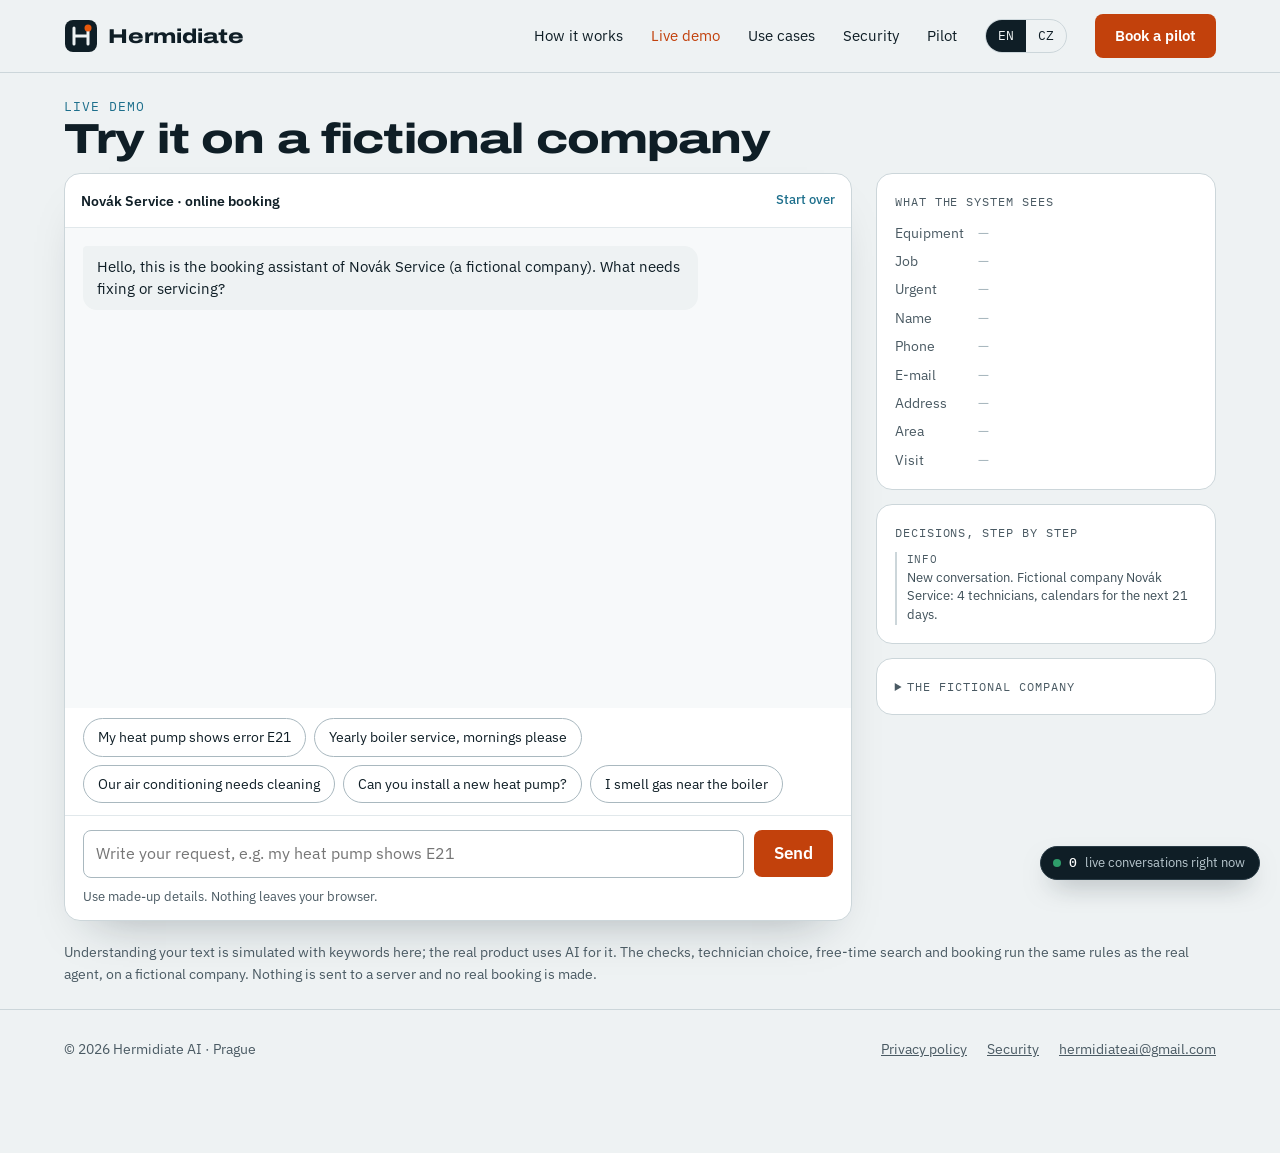
<file: live-demo.html>
<!doctype html>
<html lang="en">
<head>
  <meta charset="utf-8">
  <meta name="viewport" content="width=device-width, initial-scale=1, viewport-fit=cover">
  <title>Live demo – Hermidiate</title>
  <meta name="description" content="Try Hermidiate on a fictional heating company: describe a problem in the chat and watch the system check the details, pick a technician and find free time.">
  <meta name="theme-color" content="#EEF2F3">
  <link rel="icon" href="assets/favicon.svg" type="image/svg+xml">
  <link rel="preconnect" href="https://fonts.googleapis.com">
  <link rel="preconnect" href="https://fonts.gstatic.com" crossorigin>
  <link rel="stylesheet" href="https://fonts.googleapis.com/css2?family=Archivo:wdth,wght@112..125,500..800&family=IBM+Plex+Mono:wght@400;500&family=IBM+Plex+Sans:wght@400;500;600&display=swap">
  <link rel="stylesheet" href="assets/styles.css">
</head>
<body>
<a class="skip-link" href="#main">Skip to content</a>
<header class="site-header">
  <div class="wrap">
    <a class="logo" href="index.html" aria-label="Hermidiate – home">
      <img src="assets/favicon.svg" width="34" height="34" alt="">
      <span class="logo-word">Hermidiate</span>
    </a>
    <nav class="nav" aria-label="Main menu">
      <a class="nav-link" href="how-it-works.html">How it works</a>
      <a class="nav-link" href="live-demo.html" aria-current="page">Live demo</a>
      <a class="nav-link" href="use-cases.html">Use cases</a>
      <a class="nav-link" href="security.html">Security</a>
      <a class="nav-link" href="pilot.html">Pilot</a>
      <span class="lang"><span aria-current="true">EN</span><a href="cz/live-demo.html" hreflang="cs" lang="cs">CZ</a></span>
      <a class="btn btn-primary btn-sm" href="pilot.html">Book a pilot</a>
    </nav>
  </div>
</header>
<main id="main">
  <section class="wrap demo-intro">
    <p class="eyebrow">Live demo</p>
    <h1>Try it on a fictional company</h1>
  </section>

  <section class="wrap demo-wrap">
    <div class="demo">
      <div class="demo-chat">
        <div class="chat-head">
          <span>Novák Service · online booking</span>
          <button class="demo-restart" type="button" data-restart>Start over</button>
        </div>
        <div class="demo-thread" id="thread" role="log" aria-live="polite" aria-label="Conversation"></div>
        <div class="demo-chips" id="chips" aria-label="Suggested replies"></div>
        <div class="demo-bar">
          <div class="demo-row demo-end" id="end" hidden>
            <a class="btn btn-primary" href="pilot.html">Book a pilot for your company</a>
            <button class="btn btn-outline btn-sm" type="button" data-restart>Start over</button>
          </div>
          <div class="demo-row" id="bar-chat">
            <input class="demo-input" id="input" type="text" placeholder="Write your request, e.g. my heat pump shows E21" aria-label="Message" autocomplete="off">
            <button class="btn btn-primary btn-sm" id="send" type="button">Send</button>
          </div>
          <p class="demo-hint">Use made-up details. Nothing leaves your browser.</p>
        </div>
      </div>

      <aside class="demo-side" aria-label="What the system sees">
        <div class="demo-panel">
          <p class="demo-panel-title">What the system sees</p>
          <dl class="sys-fields" id="sys-fields"></dl>
        </div>
        <div class="demo-panel">
          <p class="demo-panel-title">Decisions, step by step</p>
          <ol class="sys-log" id="sys-log"></ol>
        </div>
        <details class="demo-panel sys-company">
          <summary class="demo-panel-title">The fictional company</summary>
          <div class="sys-table">
            <table>
              <thead><tr><th>Technician</th><th>Skills</th><th>Area</th><th>Hours</th></tr></thead>
              <tbody id="sys-techs"></tbody>
            </table>
          </div>
          <p class="small">Their calendars already hold other visits. Every free time you are offered is found in them, live, with the real rules: 30 min travel around each visit, earliest start 2 h from now (1 h when urgent), up to 21 days ahead.</p>
        </details>
      </aside>
    </div>
    <p class="small" style="margin-top:20px">Understanding your text is simulated with keywords here; the real product uses AI for it. The checks, technician choice, free-time search and booking run the same rules as the real agent, on a fictional company. Nothing is sent to a server and no real booking is made.</p>
  </section>
</main>
<footer class="site-footer">
  <div class="wrap">
    <span>© 2026 Hermidiate AI · Prague</span>
    <span class="footer-links">
      <a href="privacy.html">Privacy policy</a>
      <a href="security.html">Security</a>
      <a href="mailto:hermidiateai@gmail.com">hermidiateai@gmail.com</a>
    </span>
  </div>
</footer>
<!-- Live conversations counter. Static for now: set it with window.setLiveConversations(n) (assets/effects.js). -->
<div class="live-count" role="status" data-one="live conversation right now" data-many="live conversations right now">
  <span class="live-dot" aria-hidden="true"></span>
  <span class="live-num">0</span>
  <span class="live-label">live conversations right now</span>
</div>
<script src="assets/main.js"></script>
<script src="assets/demo-company.js"></script>
<script src="assets/demo.js"></script>
<script src="assets/effects.js"></script>
</body>
</html>
</file>
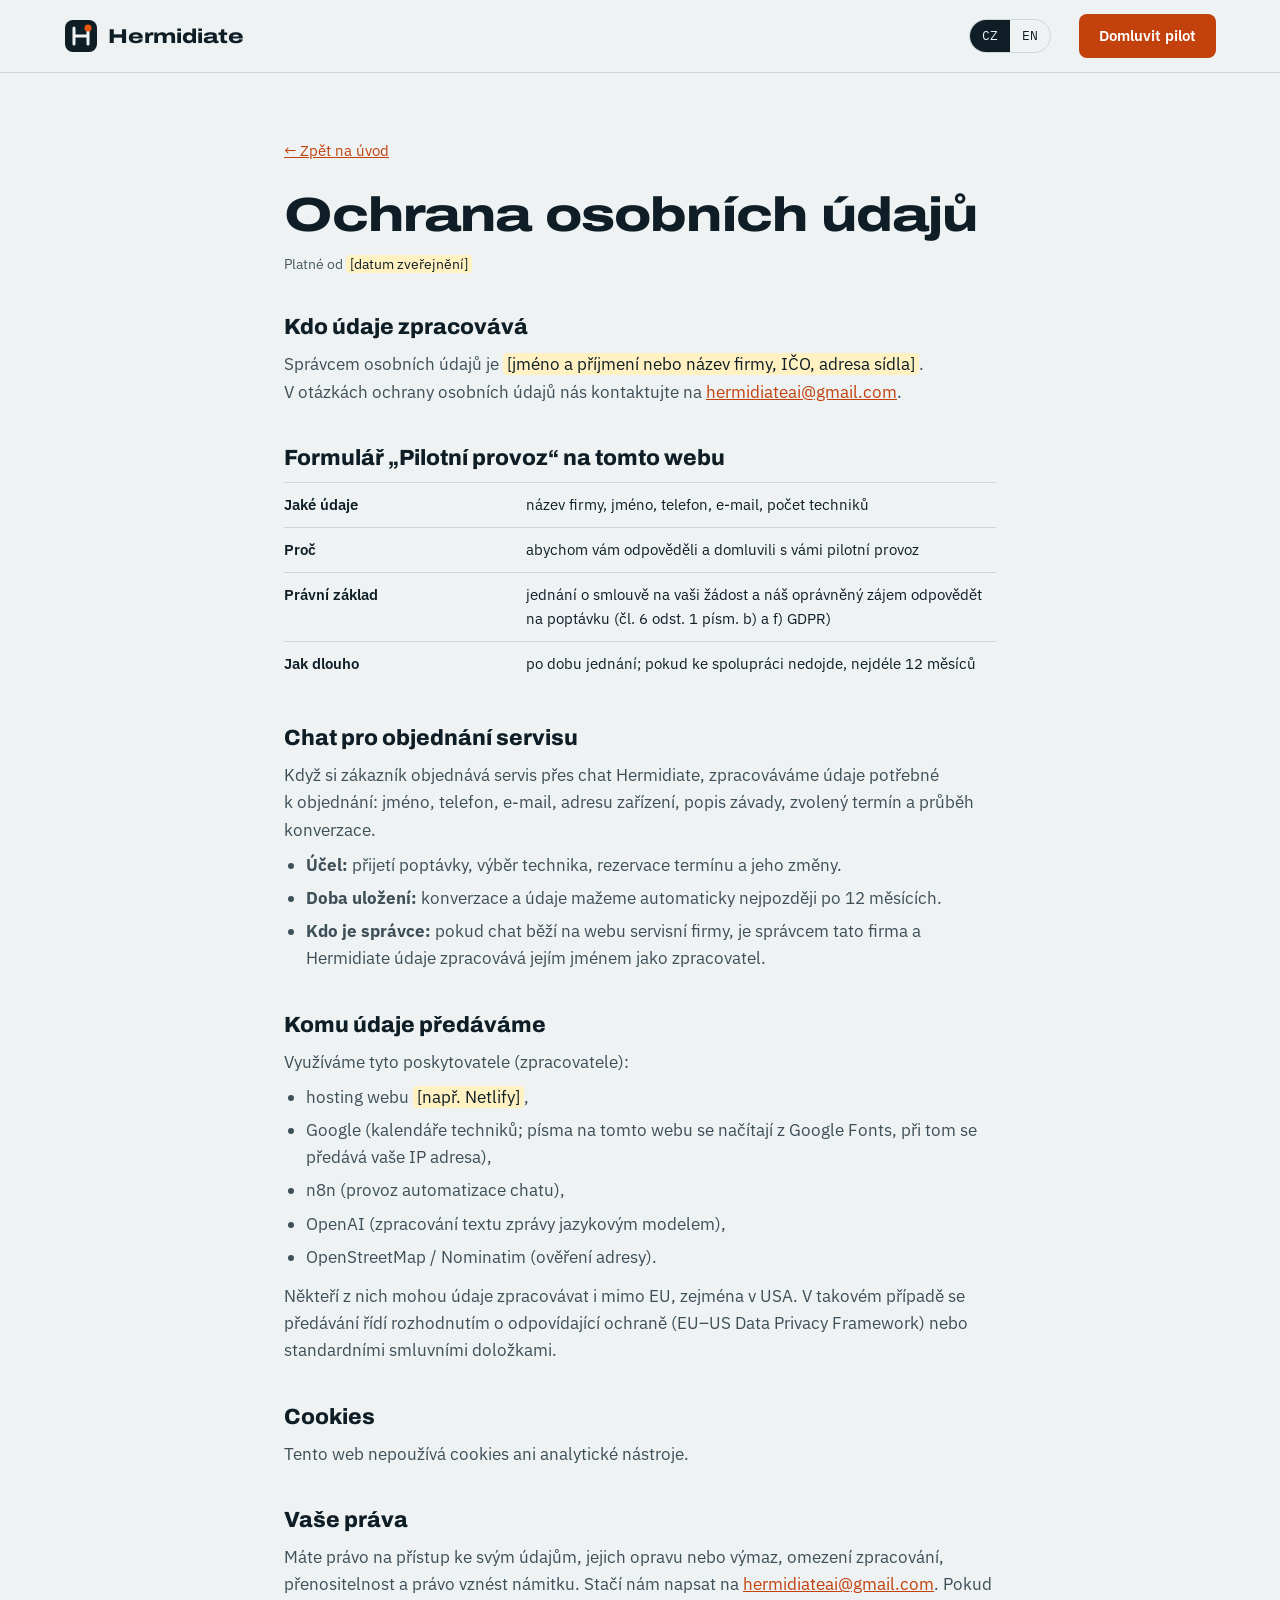
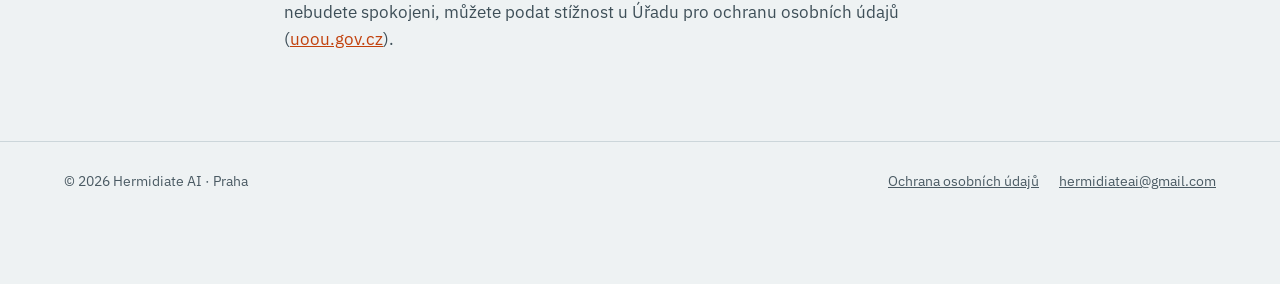
<file: ochrana-osobnich-udaju.html>
<!doctype html>
<html lang="cs">
<head>
  <meta charset="utf-8">
  <meta name="viewport" content="width=device-width, initial-scale=1, viewport-fit=cover">
  <title>Ochrana osobních údajů – Hermidiate</title>
  <meta name="description" content="Jak Hermidiate zpracovává osobní údaje z webového formuláře a z chatu pro objednání servisu.">
  <meta name="robots" content="noindex">
  <link rel="alternate" hreflang="cs" href="ochrana-osobnich-udaju.html">
  <link rel="alternate" hreflang="en" href="privacy.html">
  <link rel="icon" href="assets/favicon.svg" type="image/svg+xml">
  <link rel="preconnect" href="https://fonts.googleapis.com">
  <link rel="preconnect" href="https://fonts.gstatic.com" crossorigin>
  <link rel="stylesheet" href="https://fonts.googleapis.com/css2?family=Archivo:wdth,wght@112..125,500..800&family=IBM+Plex+Mono:wght@400;500&family=IBM+Plex+Sans:wght@400;500;600&display=swap">
  <link rel="stylesheet" href="assets/styles.css">
</head>
<body>
<!-- DRAFT: fill in the highlighted parts (class="todo") and have the text checked before going live. -->
<a class="skip-link" href="#main">Přeskočit na obsah</a>

<header class="site-header">
  <div class="wrap">
    <a class="logo" href="index.html" aria-label="Hermidiate – úvod">
      <img src="assets/favicon.svg" width="34" height="34" alt="">
      <span class="logo-word">Hermidiate</span>
    </a>
    <nav class="nav" aria-label="Hlavní menu">
      <span class="lang">
        <span aria-current="true">CZ</span>
        <a href="privacy.html" hreflang="en" lang="en">EN</a>
      </span>
      <a class="btn btn-primary btn-sm" href="./#pilot">Domluvit pilot</a>
    </nav>
  </div>
</header>

<main id="main" class="wrap legal">
  <a class="back-link" href="index.html">← Zpět na úvod</a>
  <h1>Ochrana osobních údajů</h1>
  <p class="meta">Platné od <span class="todo">[datum zveřejnění]</span></p>

  <h2>Kdo údaje zpracovává</h2>
  <p>Správcem osobních údajů je <span class="todo">[jméno a příjmení nebo název firmy, IČO, adresa sídla]</span>. V&nbsp;otázkách ochrany osobních údajů nás kontaktujte na <a href="mailto:hermidiateai@gmail.com">hermidiateai@gmail.com</a>.</p>

  <h2>Formulář „Pilotní provoz“ na tomto webu</h2>
  <table>
    <tr><th>Jaké údaje</th><td>název firmy, jméno, telefon, e-mail, počet techniků</td></tr>
    <tr><th>Proč</th><td>abychom vám odpověděli a domluvili s&nbsp;vámi pilotní provoz</td></tr>
    <tr><th>Právní základ</th><td>jednání o smlouvě na vaši žádost a náš oprávněný zájem odpovědět na poptávku (čl. 6 odst. 1 písm. b) a f) GDPR)</td></tr>
    <tr><th>Jak dlouho</th><td>po dobu jednání; pokud ke spolupráci nedojde, nejdéle 12 měsíců</td></tr>
  </table>

  <h2>Chat pro objednání servisu</h2>
  <p>Když si zákazník objednává servis přes chat Hermidiate, zpracováváme údaje potřebné k&nbsp;objednání: jméno, telefon, e-mail, adresu zařízení, popis závady, zvolený termín a průběh konverzace.</p>
  <ul>
    <li><strong>Účel:</strong> přijetí poptávky, výběr technika, rezervace termínu a jeho změny.</li>
    <li><strong>Doba uložení:</strong> konverzace a údaje mažeme automaticky nejpozději po 12 měsících.</li>
    <li><strong>Kdo je správce:</strong> pokud chat běží na webu servisní firmy, je správcem tato firma a Hermidiate údaje zpracovává jejím jménem jako zpracovatel.</li>
  </ul>

  <h2>Komu údaje předáváme</h2>
  <p>Využíváme tyto poskytovatele (zpracovatele):</p>
  <ul>
    <li>hosting webu <span class="todo">[např. Netlify]</span>,</li>
    <li>Google (kalendáře techniků; písma na tomto webu se načítají z&nbsp;Google Fonts, při tom se předává vaše IP adresa),</li>
    <li>n8n (provoz automatizace chatu),</li>
    <li>OpenAI (zpracování textu zprávy jazykovým modelem),</li>
    <li>OpenStreetMap / Nominatim (ověření adresy).</li>
  </ul>
  <p>Někteří z&nbsp;nich mohou údaje zpracovávat i&nbsp;mimo EU, zejména v&nbsp;USA. V&nbsp;takovém případě se předávání řídí rozhodnutím o&nbsp;odpovídající ochraně (EU–US Data Privacy Framework) nebo standardními smluvními doložkami.</p>

  <h2>Cookies</h2>
  <p>Tento web nepoužívá cookies ani analytické nástroje.</p>

  <h2>Vaše práva</h2>
  <p>Máte právo na přístup ke svým údajům, jejich opravu nebo výmaz, omezení zpracování, přenositelnost a právo vznést námitku. Stačí nám napsat na <a href="mailto:hermidiateai@gmail.com">hermidiateai@gmail.com</a>. Pokud nebudete spokojeni, můžete podat stížnost u&nbsp;Úřadu pro ochranu osobních údajů (<a href="https://uoou.gov.cz" rel="noopener">uoou.gov.cz</a>).</p>
</main>

<footer class="site-footer">
  <div class="wrap">
    <span>© 2026 Hermidiate AI · Praha</span>
    <span class="footer-links">
      <a href="ochrana-osobnich-udaju.html">Ochrana osobních údajů</a>
      <a href="mailto:hermidiateai@gmail.com">hermidiateai@gmail.com</a>
    </span>
  </div>
</footer>
<script src="assets/effects.js"></script>
</body>
</html>
</file>
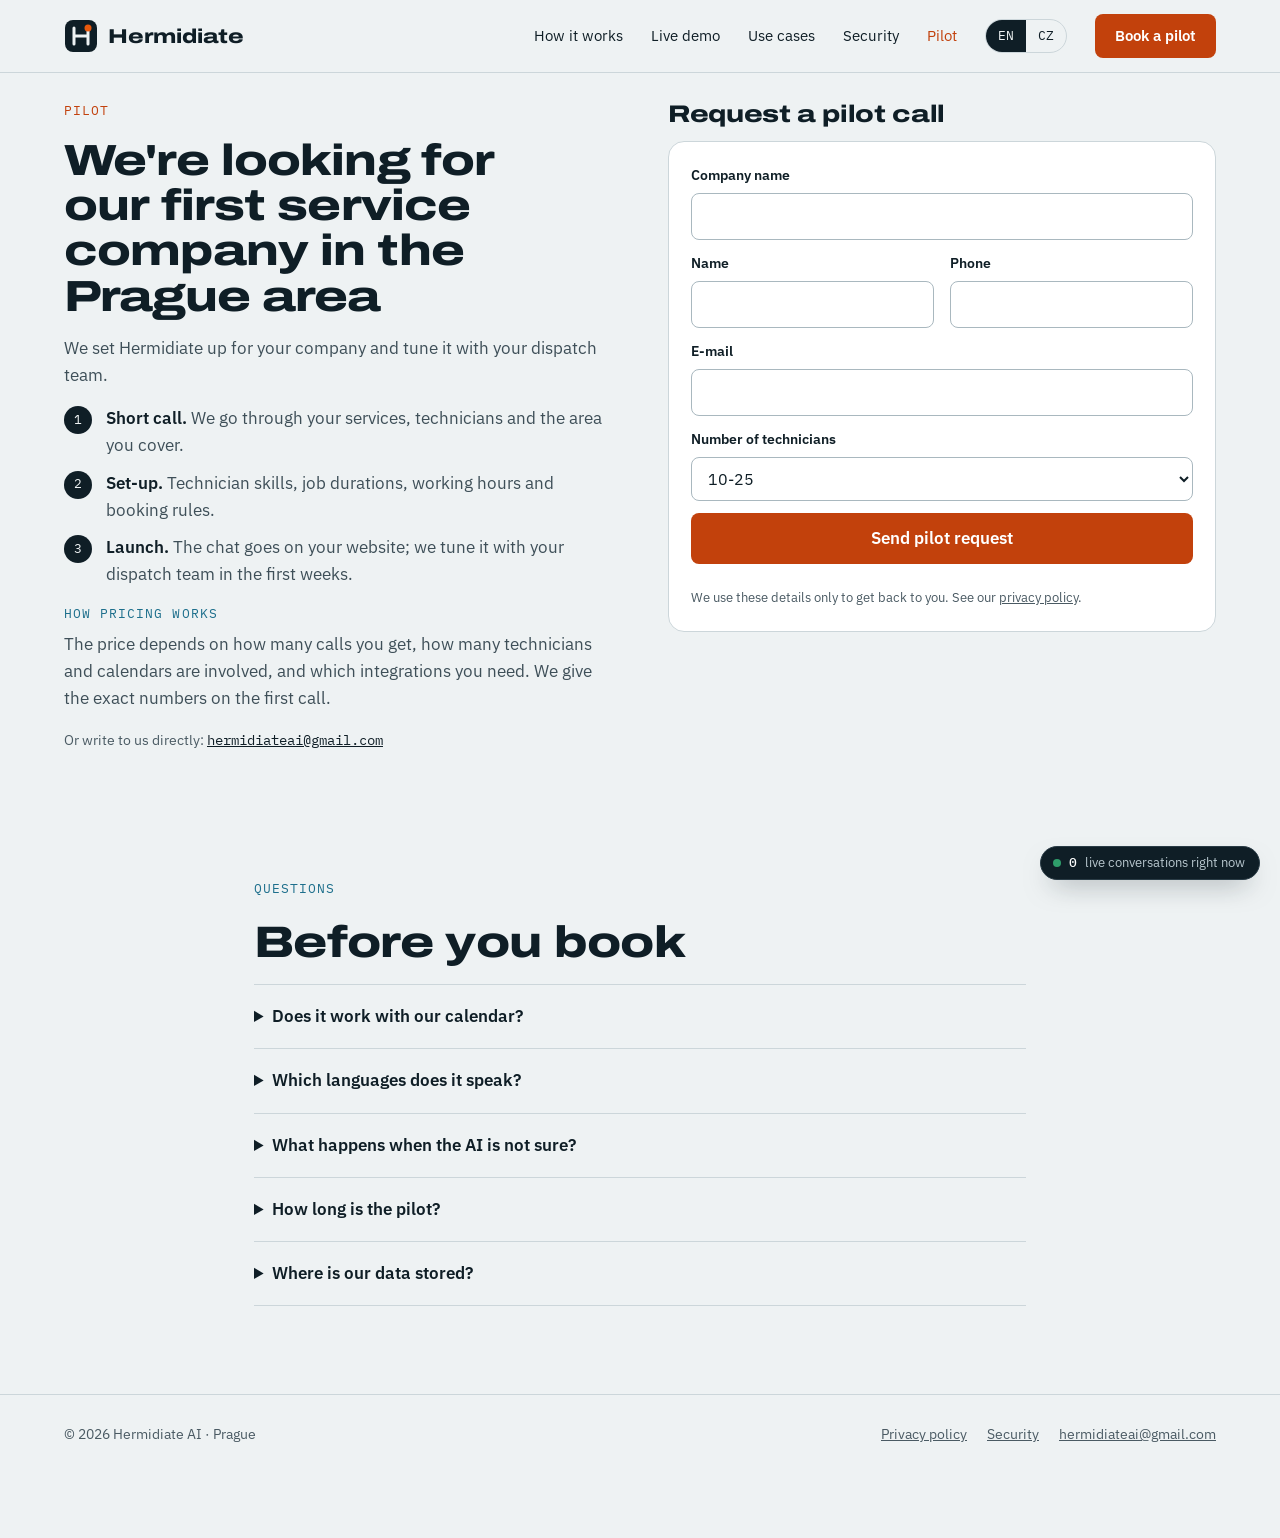
<file: pilot.html>
<!doctype html>
<html lang="en">
<head>
  <meta charset="utf-8">
  <meta name="viewport" content="width=device-width, initial-scale=1, viewport-fit=cover">
  <title>Pilot – Hermidiate</title>
  <meta name="description" content="Join the Hermidiate pilot for service companies in Prague and Central Bohemia. Request a call and set up the assistant for your company.">
  <meta name="theme-color" content="#EEF2F3">
  <link rel="icon" href="assets/favicon.svg" type="image/svg+xml">
  <link rel="preconnect" href="https://fonts.googleapis.com">
  <link rel="preconnect" href="https://fonts.gstatic.com" crossorigin>
  <link rel="stylesheet" href="https://fonts.googleapis.com/css2?family=Archivo:wdth,wght@112..125,500..800&family=IBM+Plex+Mono:wght@400;500&family=IBM+Plex+Sans:wght@400;500;600&display=swap">
  <link rel="stylesheet" href="assets/styles.css">
</head>
<body>
<a class="skip-link" href="#main">Skip to content</a>
<header class="site-header">
  <div class="wrap">
    <a class="logo" href="index.html" aria-label="Hermidiate – home">
      <img src="assets/favicon.svg" width="34" height="34" alt="">
      <span class="logo-word">Hermidiate</span>
    </a>
    <nav class="nav" aria-label="Main menu">
      <a class="nav-link" href="how-it-works.html">How it works</a>
      <a class="nav-link" href="live-demo.html">Live demo</a>
      <a class="nav-link" href="use-cases.html">Use cases</a>
      <a class="nav-link" href="security.html">Security</a>
      <a class="nav-link" href="pilot.html" aria-current="page">Pilot</a>
      <span class="lang"><span aria-current="true">EN</span><a href="cz/pilot.html" hreflang="cs" lang="cs">CZ</a></span>
      <a class="btn btn-primary btn-sm" href="pilot.html">Book a pilot</a>
    </nav>
  </div>
</header>
<main id="main">
  <section class="wrap pilot-top" id="contact">
    <div class="pilot-info">
      <p class="eyebrow eyebrow-accent">Pilot</p>
      <h1>We're looking for our first service company in the Prague area</h1>
      <p class="lead">We set Hermidiate up for your company and tune it with your dispatch team.</p>
      <ol class="pilot-steps">
        <li><span><b>Short call.</b> We go through your services, technicians and the area you cover.</span></li>
        <li><span><b>Set-up.</b> Technician skills, job durations, working hours and booking rules.</span></li>
        <li><span><b>Launch.</b> The chat goes on your website; we tune it with your dispatch team in the first weeks.</span></li>
      </ol>
      <div class="pilot-price">
        <p class="eyebrow">How pricing works</p>
        <p class="body">The price depends on how many calls you get, how many technicians and calendars are involved, and which integrations you need. We give the exact numbers on the first call.</p>
      </div>
      <p class="small">Or write to us directly: <a class="email" href="mailto:hermidiateai@gmail.com">hermidiateai@gmail.com</a></p>
    </div>
    <div class="pilot-form">
      <h2>Request a pilot call</h2>
      <form class="form form-compact" id="pilot-form" name="pilot" method="POST" novalidate
            data-netlify="true" netlify-honeypot="website"
            data-msg-ok="Thank you! We'll get back to you within two working days."
            data-msg-mailto="We opened an e-mail with your details. Just send it."
            data-mail-subject="Hermidiate pilot – interest"
            data-lbl-company="Company" data-lbl-name="Name" data-lbl-phone="Phone" data-lbl-techs="Technicians"
            data-msg-err="Sending failed. Please write to us at hermidiateai@gmail.com."
            data-msg-invalid="Please fill in company name, your name and a valid e-mail.">
        <div class="field"><label for="firm">Company name</label><input id="firm" name="company" type="text" autocomplete="organization" required></div>
        <div class="field-row">
          <div class="field"><label for="name">Name</label><input id="name" name="name" type="text" autocomplete="name" required></div>
          <div class="field"><label for="phone">Phone</label><input id="phone" name="phone" type="tel" autocomplete="tel"></div>
        </div>
        <div class="field"><label for="email">E-mail</label><input id="email" name="email" type="email" autocomplete="email" required></div>
        <div class="field"><label for="techs">Number of technicians</label>
          <select id="techs" name="technicians"><option>10-25</option><option>26-49</option><option>50-100</option><option>more than 100</option></select>
        </div>
        <input type="hidden" name="form-name" value="pilot">
        <input type="hidden" name="language" value="en">
        <input type="hidden" name="page" value="">
        <input type="hidden" name="sent_at" value="">
        <input class="hp" type="text" name="website" tabindex="-1" autocomplete="off" aria-hidden="true">
        <button class="btn btn-primary" type="submit">Send pilot request</button>
        <p class="form-status" role="status" aria-live="polite"></p>
        <p class="form-note">We use these details only to get back to you. See our <a href="privacy.html">privacy policy</a>.</p>
      </form>
    </div>
  </section>

  <section class="section">
    <div class="wrap stack" style="max-width:820px">
      <p class="eyebrow">Questions</p>
      <h2>Before you book</h2>
      <div class="faq">
        <details><summary>Does it work with our calendar?</summary><p>Yes. Each technician gets the job in their own calendar. Using another calendar or dispatch system? Write to us and we'll find a way.</p></details>
        <details><summary>Which languages does it speak?</summary><p>Czech, English and Ukrainian. Customers can mix languages in one conversation.</p></details>
        <details><summary>What happens when the AI is not sure?</summary><p>Unclear cases, installations and late changes go to a person, with the reason, the contact and the last message attached. Gas leaks and smoke are never scheduled.</p></details>
        <details><summary>How long is the pilot?</summary><p>We agree the length on the first call, based on your services and the number of technicians.</p></details>
        <details><summary>Where is our data stored?</summary><p>Read the details on the <a href="security.html">security page</a> and in the <a href="privacy.html">privacy policy</a>.</p></details>
      </div>
    </div>
  </section>
</main>
<footer class="site-footer">
  <div class="wrap">
    <span>© 2026 Hermidiate AI · Prague</span>
    <span class="footer-links">
      <a href="privacy.html">Privacy policy</a>
      <a href="security.html">Security</a>
      <a href="mailto:hermidiateai@gmail.com">hermidiateai@gmail.com</a>
    </span>
  </div>
</footer>
<!-- Live conversations counter. Static for now: set it with window.setLiveConversations(n) (assets/effects.js). -->
<div class="live-count" role="status" data-one="live conversation right now" data-many="live conversations right now">
  <span class="live-dot" aria-hidden="true"></span>
  <span class="live-num">0</span>
  <span class="live-label">live conversations right now</span>
</div>
<script src="assets/main.js"></script>
<script src="assets/effects.js"></script>
</body>
</html>
</file>
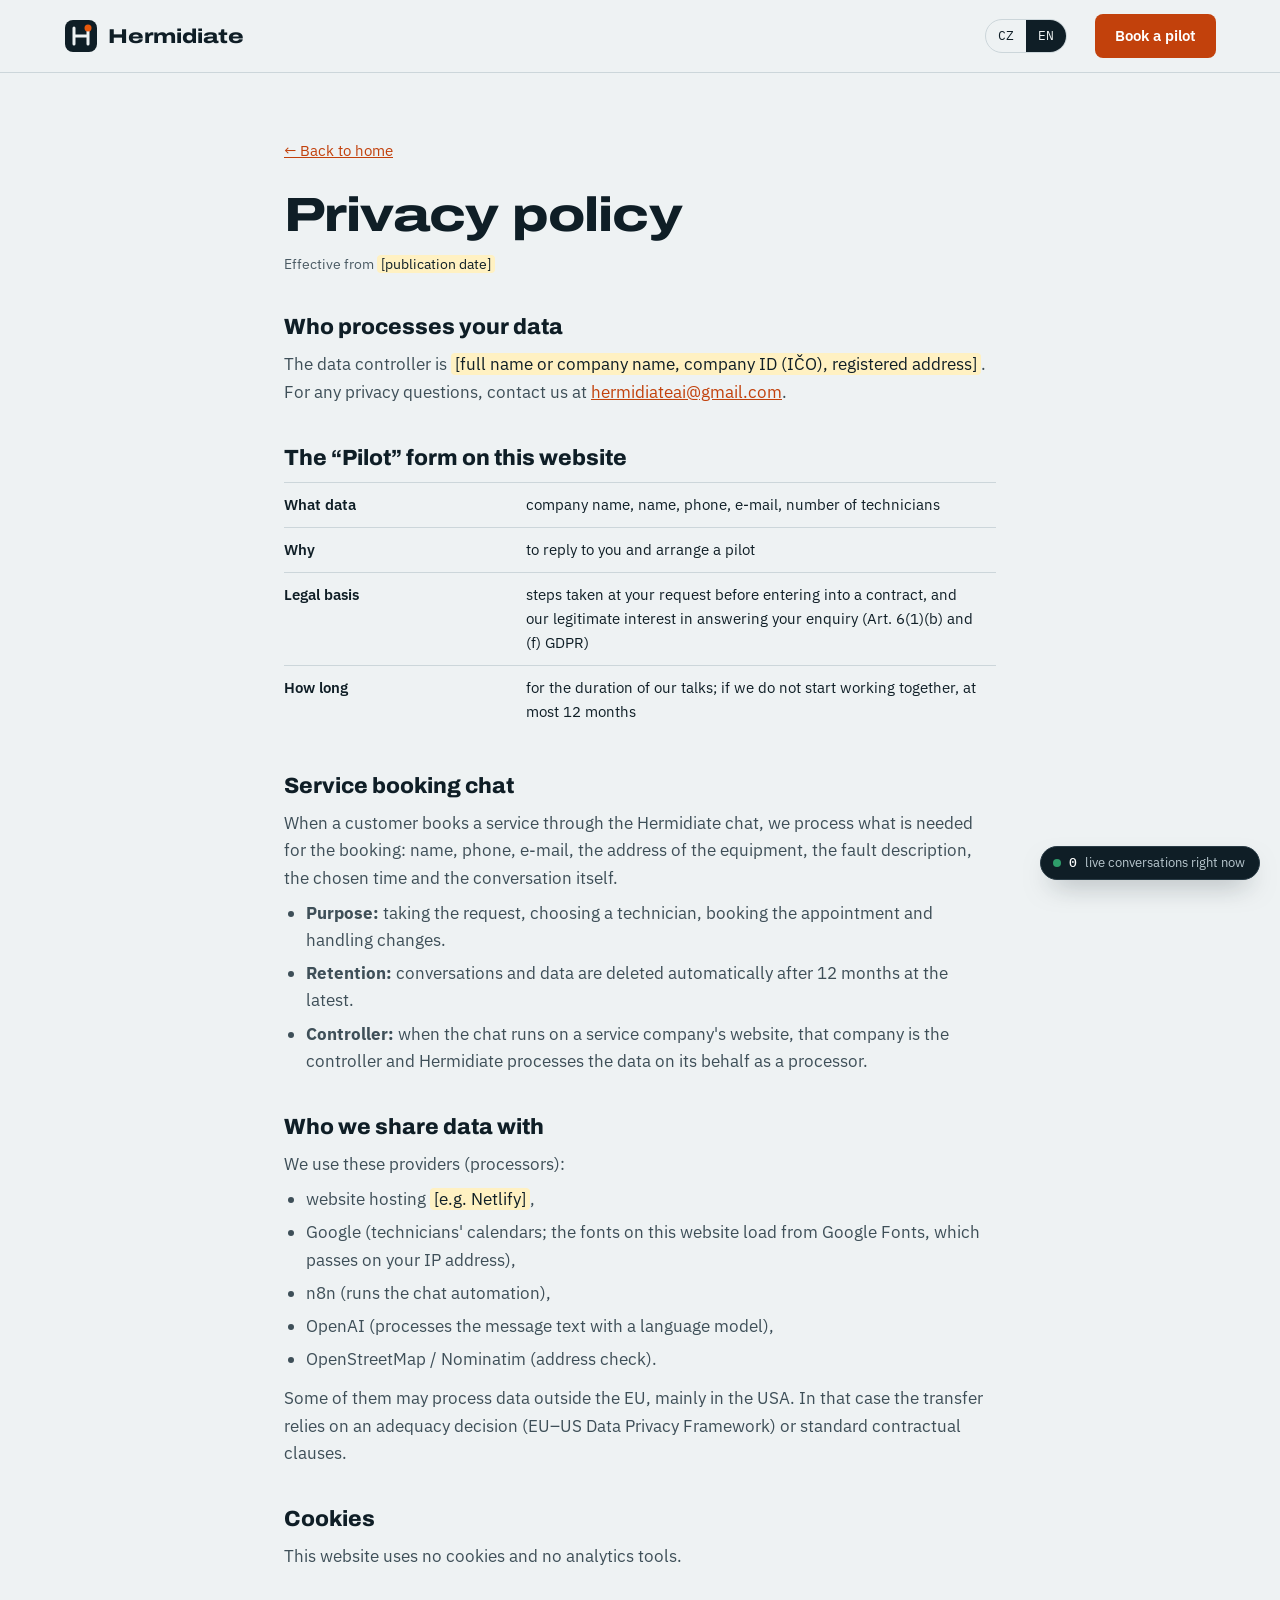
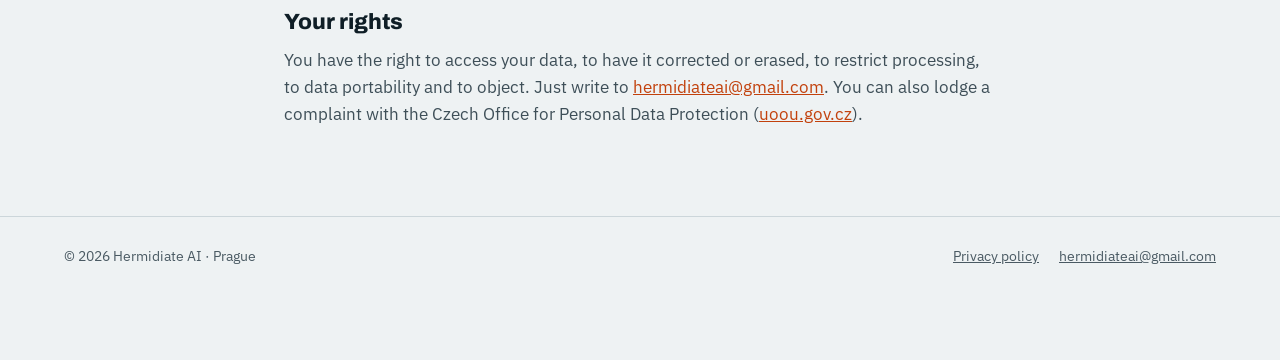
<file: privacy.html>
<!doctype html>
<html lang="en">
<head>
  <meta charset="utf-8">
  <meta name="viewport" content="width=device-width, initial-scale=1, viewport-fit=cover">
  <title>Privacy policy – Hermidiate</title>
  <meta name="description" content="How Hermidiate processes personal data from the website form and from the service booking chat.">
  <meta name="robots" content="noindex">
  <link rel="alternate" hreflang="cs" href="cz/ochrana-osobnich-udaju.html">
  <link rel="alternate" hreflang="en" href="privacy.html">
  <link rel="icon" href="assets/favicon.svg" type="image/svg+xml">
  <link rel="preconnect" href="https://fonts.googleapis.com">
  <link rel="preconnect" href="https://fonts.gstatic.com" crossorigin>
  <link rel="stylesheet" href="https://fonts.googleapis.com/css2?family=Archivo:wdth,wght@112..125,500..800&family=IBM+Plex+Mono:wght@400;500&family=IBM+Plex+Sans:wght@400;500;600&display=swap">
  <link rel="stylesheet" href="assets/styles.css">
</head>
<body>
<!-- DRAFT: fill in the highlighted parts (class="todo") and have the text checked before going live. -->
<a class="skip-link" href="#main">Skip to content</a>

<header class="site-header">
  <div class="wrap">
    <a class="logo" href="index.html" aria-label="Hermidiate – home">
      <img src="assets/favicon.svg" width="34" height="34" alt="">
      <span class="logo-word">Hermidiate</span>
    </a>
    <nav class="nav" aria-label="Main menu">
      <span class="lang">
        <a href="cz/ochrana-osobnich-udaju.html" hreflang="cs" lang="cs">CZ</a>
        <span aria-current="true">EN</span>
      </span>
      <a class="btn btn-primary btn-sm" href="pilot.html">Book a pilot</a>
    </nav>
  </div>
</header>

<main id="main" class="wrap legal">
  <a class="back-link" href="index.html">← Back to home</a>
  <h1>Privacy policy</h1>
  <p class="meta">Effective from <span class="todo">[publication date]</span></p>

  <h2>Who processes your data</h2>
  <p>The data controller is <span class="todo">[full name or company name, company ID (IČO), registered address]</span>. For any privacy questions, contact us at <a href="mailto:hermidiateai@gmail.com">hermidiateai@gmail.com</a>.</p>

  <h2>The “Pilot” form on this website</h2>
  <table>
    <tr><th>What data</th><td>company name, name, phone, e-mail, number of technicians</td></tr>
    <tr><th>Why</th><td>to reply to you and arrange a pilot</td></tr>
    <tr><th>Legal basis</th><td>steps taken at your request before entering into a contract, and our legitimate interest in answering your enquiry (Art. 6(1)(b) and (f) GDPR)</td></tr>
    <tr><th>How long</th><td>for the duration of our talks; if we do not start working together, at most 12 months</td></tr>
  </table>

  <h2>Service booking chat</h2>
  <p>When a customer books a service through the Hermidiate chat, we process what is needed for the booking: name, phone, e-mail, the address of the equipment, the fault description, the chosen time and the conversation itself.</p>
  <ul>
    <li><strong>Purpose:</strong> taking the request, choosing a technician, booking the appointment and handling changes.</li>
    <li><strong>Retention:</strong> conversations and data are deleted automatically after 12 months at the latest.</li>
    <li><strong>Controller:</strong> when the chat runs on a service company's website, that company is the controller and Hermidiate processes the data on its behalf as a processor.</li>
  </ul>

  <h2>Who we share data with</h2>
  <p>We use these providers (processors):</p>
  <ul>
    <li>website hosting <span class="todo">[e.g. Netlify]</span>,</li>
    <li>Google (technicians' calendars; the fonts on this website load from Google Fonts, which passes on your IP address),</li>
    <li>n8n (runs the chat automation),</li>
    <li>OpenAI (processes the message text with a language model),</li>
    <li>OpenStreetMap / Nominatim (address check).</li>
  </ul>
  <p>Some of them may process data outside the EU, mainly in the USA. In that case the transfer relies on an adequacy decision (EU–US Data Privacy Framework) or standard contractual clauses.</p>

  <h2>Cookies</h2>
  <p>This website uses no cookies and no analytics tools.</p>

  <h2>Your rights</h2>
  <p>You have the right to access your data, to have it corrected or erased, to restrict processing, to data portability and to object. Just write to <a href="mailto:hermidiateai@gmail.com">hermidiateai@gmail.com</a>. You can also lodge a complaint with the Czech Office for Personal Data Protection (<a href="https://uoou.gov.cz" rel="noopener">uoou.gov.cz</a>).</p>
</main>

<footer class="site-footer">
  <div class="wrap">
    <span>© 2026 Hermidiate AI · Prague</span>
    <span class="footer-links">
      <a href="privacy.html">Privacy policy</a>
      <a href="mailto:hermidiateai@gmail.com">hermidiateai@gmail.com</a>
    </span>
  </div>
</footer>
<!-- Live conversations counter. Static for now: set it with window.setLiveConversations(n) (assets/effects.js). -->
<div class="live-count" role="status" data-one="live conversation right now" data-many="live conversations right now">
  <span class="live-dot" aria-hidden="true"></span>
  <span class="live-num">0</span>
  <span class="live-label">live conversations right now</span>
</div>
<script src="assets/effects.js"></script>
</body>
</html>
</file>
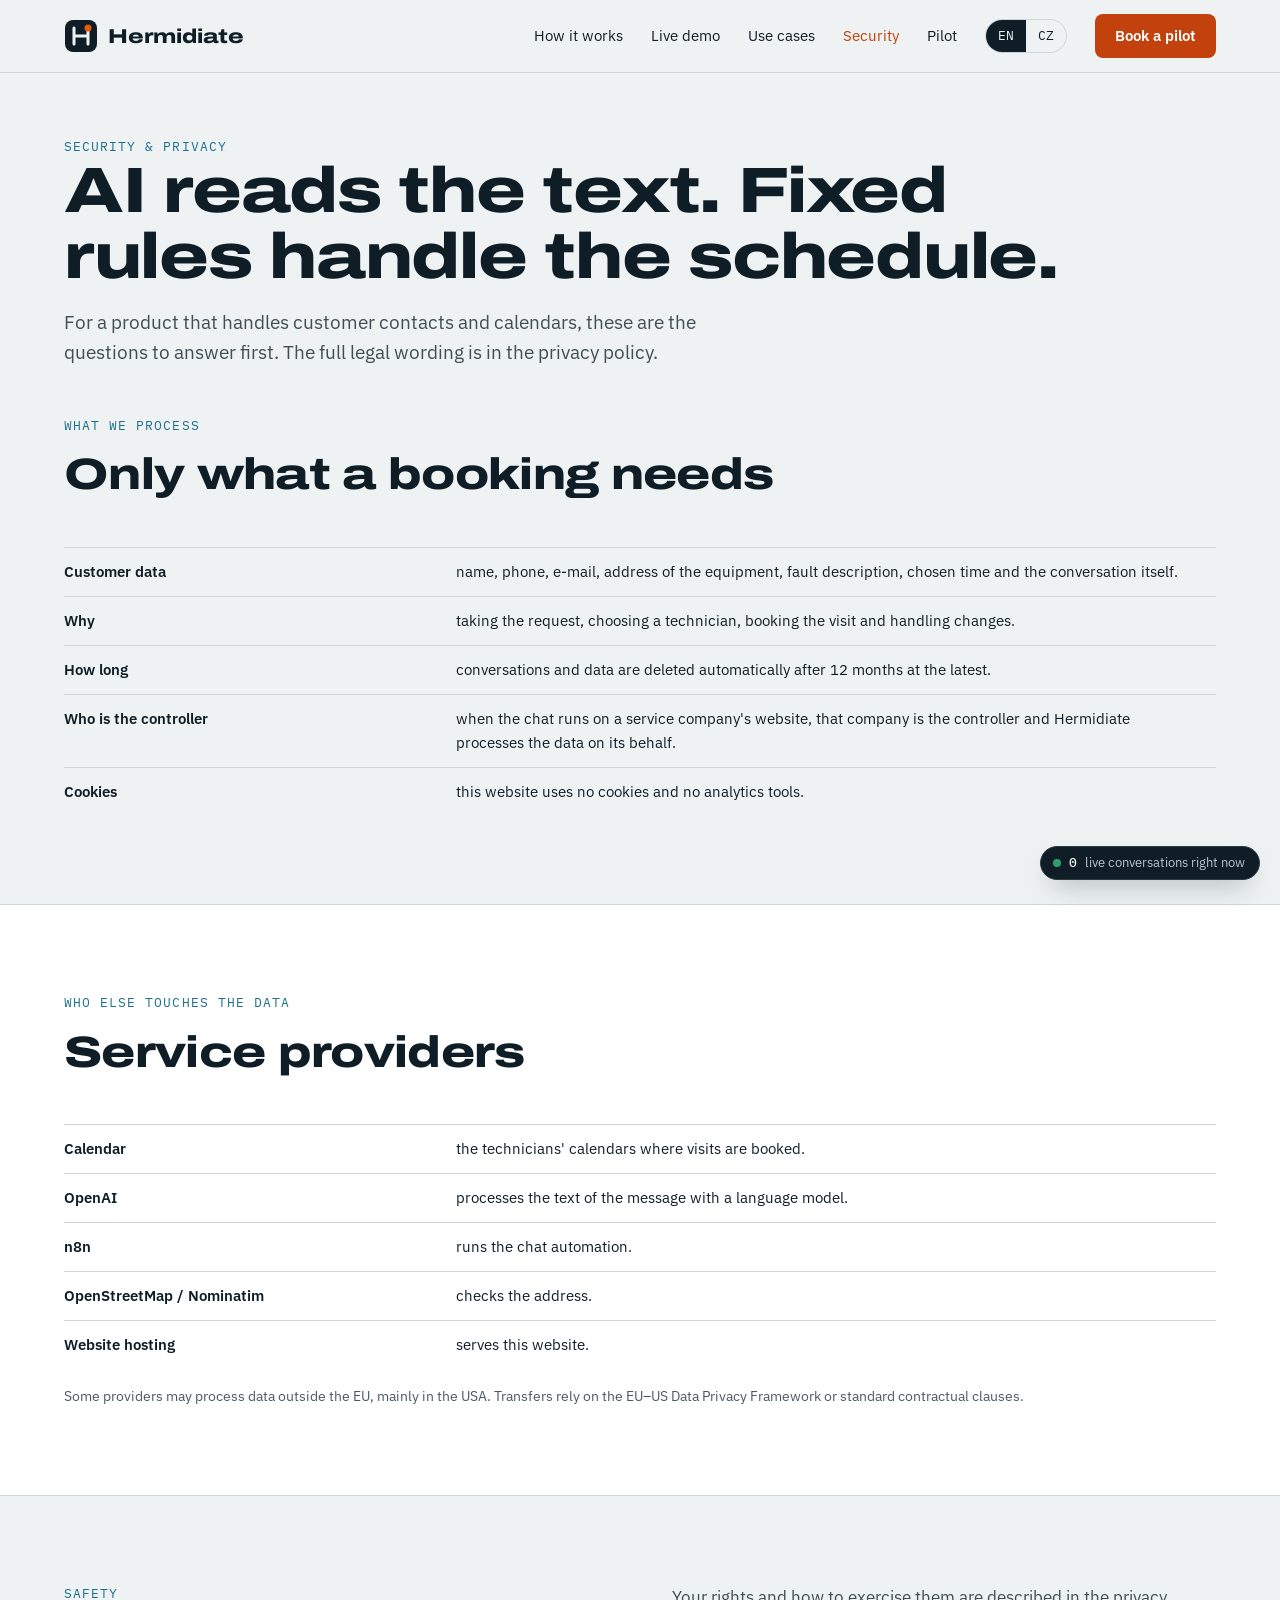
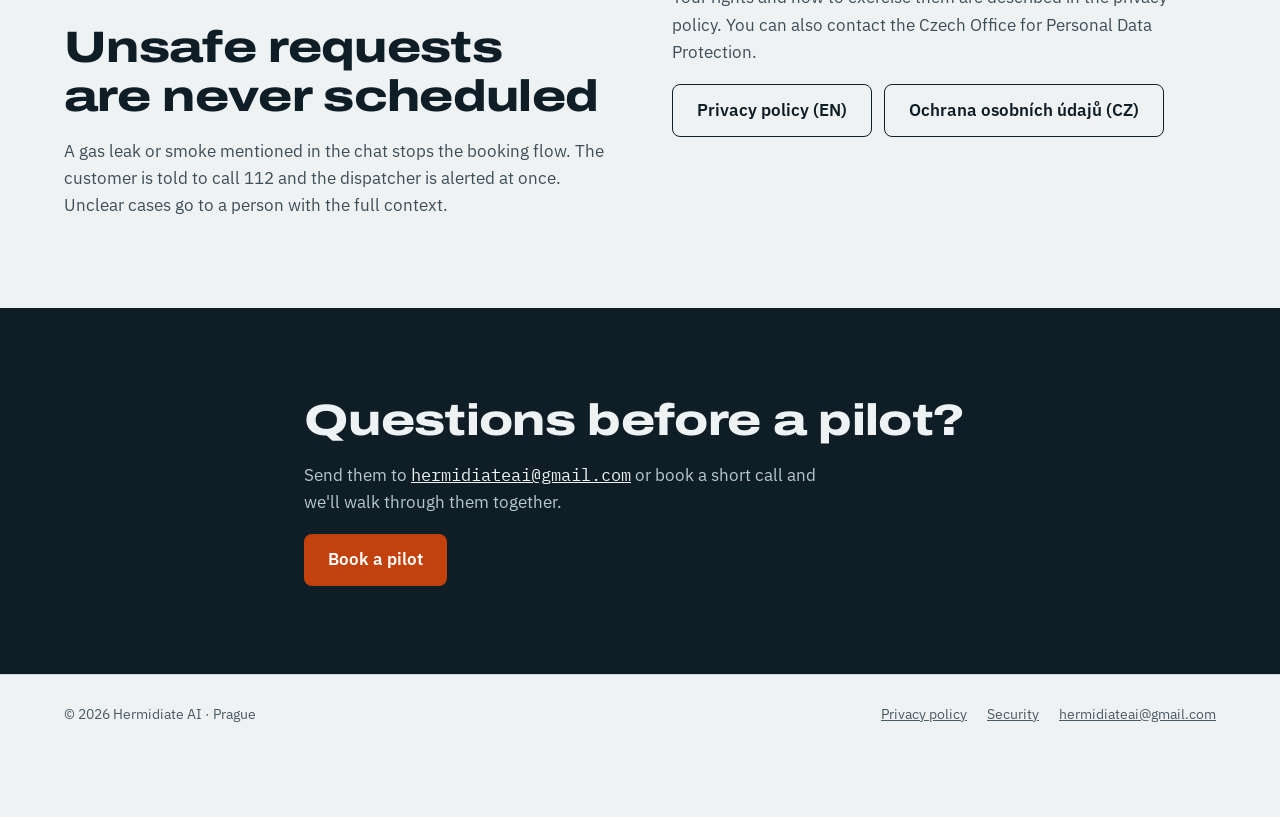
<file: security.html>
<!doctype html>
<html lang="en">
<head>
  <meta charset="utf-8">
  <meta name="viewport" content="width=device-width, initial-scale=1, viewport-fit=cover">
  <title>Security & privacy – Hermidiate</title>
  <meta name="description" content="Where Hermidiate stores data, who processes it, how long it is kept and how the chat handles unsafe requests.">
  <meta name="theme-color" content="#EEF2F3">
  <link rel="icon" href="assets/favicon.svg" type="image/svg+xml">
  <link rel="preconnect" href="https://fonts.googleapis.com">
  <link rel="preconnect" href="https://fonts.gstatic.com" crossorigin>
  <link rel="stylesheet" href="https://fonts.googleapis.com/css2?family=Archivo:wdth,wght@112..125,500..800&family=IBM+Plex+Mono:wght@400;500&family=IBM+Plex+Sans:wght@400;500;600&display=swap">
  <link rel="stylesheet" href="assets/styles.css">
</head>
<body>
<a class="skip-link" href="#main">Skip to content</a>
<header class="site-header">
  <div class="wrap">
    <a class="logo" href="index.html" aria-label="Hermidiate – home">
      <img src="assets/favicon.svg" width="34" height="34" alt="">
      <span class="logo-word">Hermidiate</span>
    </a>
    <nav class="nav" aria-label="Main menu">
      <a class="nav-link" href="how-it-works.html">How it works</a>
      <a class="nav-link" href="live-demo.html">Live demo</a>
      <a class="nav-link" href="use-cases.html">Use cases</a>
      <a class="nav-link" href="security.html" aria-current="page">Security</a>
      <a class="nav-link" href="pilot.html">Pilot</a>
      <span class="lang"><span aria-current="true">EN</span><a href="cz/security.html" hreflang="cs" lang="cs">CZ</a></span>
      <a class="btn btn-primary btn-sm" href="pilot.html">Book a pilot</a>
    </nav>
  </div>
</header>
<main id="main">
  <section class="wrap page-intro">
    <p class="eyebrow">Security &amp; privacy</p>
    <h1>AI reads the text. Fixed rules handle the schedule.</h1>
    <p class="lead">For a product that handles customer contacts and calendars, these are the questions to answer first. The full legal wording is in the privacy policy.</p>
  </section>

  <section class="section" style="padding-top:24px">
    <div class="wrap">
      <div class="section-head"><p class="eyebrow">What we process</p><h2>Only what a booking needs</h2></div>
      <table class="tbl">
        <tr><th>Customer data</th><td>name, phone, e-mail, address of the equipment, fault description, chosen time and the conversation itself.</td></tr>
        <tr><th>Why</th><td>taking the request, choosing a technician, booking the visit and handling changes.</td></tr>
        <tr><th>How long</th><td>conversations and data are deleted automatically after 12 months at the latest.</td></tr>
        <tr><th>Who is the controller</th><td>when the chat runs on a service company's website, that company is the controller and Hermidiate processes the data on its behalf.</td></tr>
        <tr><th>Cookies</th><td>this website uses no cookies and no analytics tools.</td></tr>
      </table>
    </div>
  </section>

  <section class="section section-white">
    <div class="wrap">
      <div class="section-head"><p class="eyebrow">Who else touches the data</p><h2>Service providers</h2></div>
      <table class="tbl">
        <tr><th>Calendar</th><td>the technicians' calendars where visits are booked.</td></tr>
        <tr><th>OpenAI</th><td>processes the text of the message with a language model.</td></tr>
        <tr><th>n8n</th><td>runs the chat automation.</td></tr>
        <tr><th>OpenStreetMap / Nominatim</th><td>checks the address.</td></tr>
        <tr><th>Website hosting</th><td>serves this website.</td></tr>
      </table>
      <p class="small" style="margin-top:16px">Some providers may process data outside the EU, mainly in the USA. Transfers rely on the EU–US Data Privacy Framework or standard contractual clauses.</p>
    </div>
  </section>

  <section class="section">
    <div class="wrap split">
      <div class="stack">
        <p class="eyebrow">Safety</p>
        <h2>Unsafe requests are never scheduled</h2>
        <p class="body">A gas leak or smoke mentioned in the chat stops the booking flow. The customer is told to call 112 and the dispatcher is alerted at once. Unclear cases go to a person with the full context.</p>
      </div>
      <div class="stack">
        <p class="body">Your rights and how to exercise them are described in the privacy policy. You can also contact the Czech Office for Personal Data Protection.</p>
        <div class="actions"><a class="btn btn-outline" href="privacy.html">Privacy policy (EN)</a><a class="btn btn-outline" href="cz/ochrana-osobnich-udaju.html">Ochrana osobních údajů (CZ)</a></div>
      </div>
    </div>
  </section>

  <section class="section section-dark">
    <div class="wrap stack" style="max-width:720px">
      <h2>Questions before a pilot?</h2>
      <p class="body">Send them to <a class="email" href="mailto:hermidiateai@gmail.com" style="color:var(--on-dark)">hermidiateai@gmail.com</a> or book a short call and we'll walk through them together.</p>
      <div class="actions"><a class="btn btn-primary" href="pilot.html">Book a pilot</a></div>
    </div>
  </section>
</main>
<footer class="site-footer">
  <div class="wrap">
    <span>© 2026 Hermidiate AI · Prague</span>
    <span class="footer-links">
      <a href="privacy.html">Privacy policy</a>
      <a href="security.html">Security</a>
      <a href="mailto:hermidiateai@gmail.com">hermidiateai@gmail.com</a>
    </span>
  </div>
</footer>
<!-- Live conversations counter. Static for now: set it with window.setLiveConversations(n) (assets/effects.js). -->
<div class="live-count" role="status" data-one="live conversation right now" data-many="live conversations right now">
  <span class="live-dot" aria-hidden="true"></span>
  <span class="live-num">0</span>
  <span class="live-label">live conversations right now</span>
</div>
<script src="assets/main.js"></script>
<script src="assets/effects.js"></script>
</body>
</html>
</file>
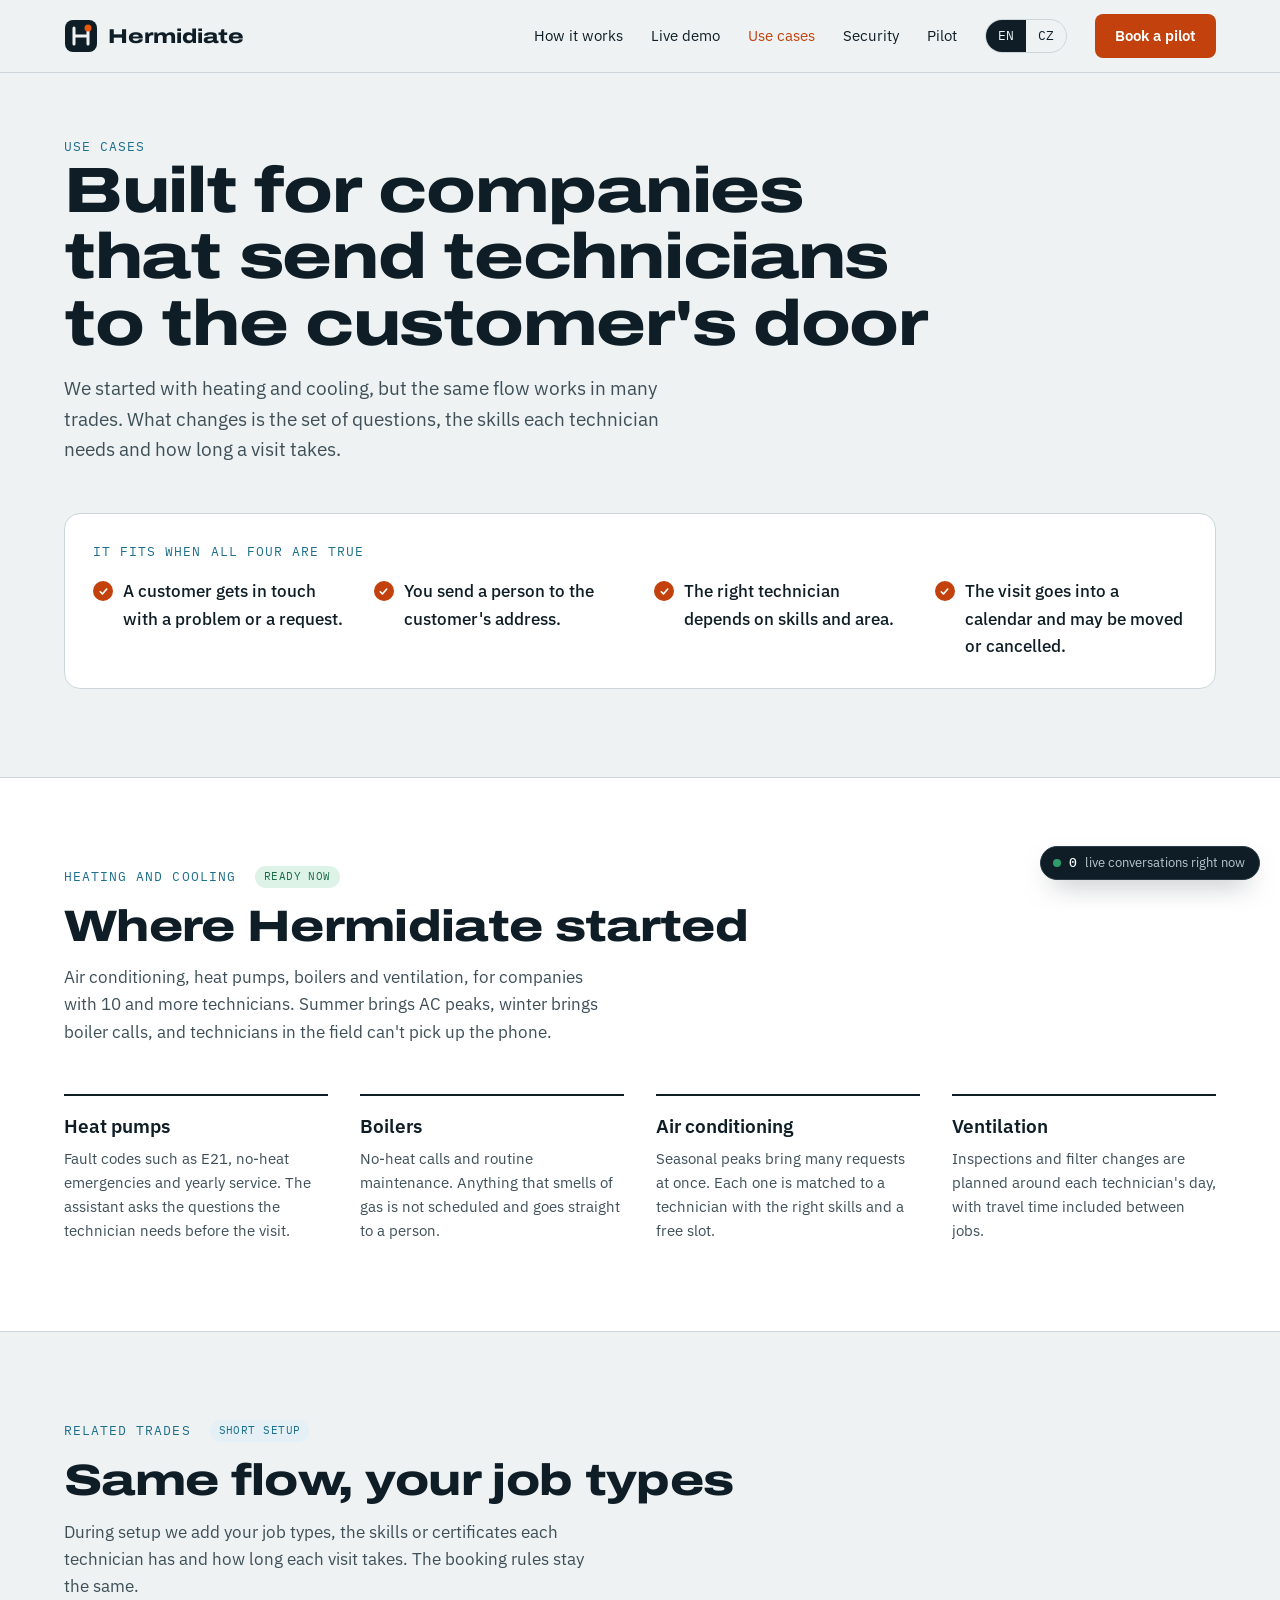
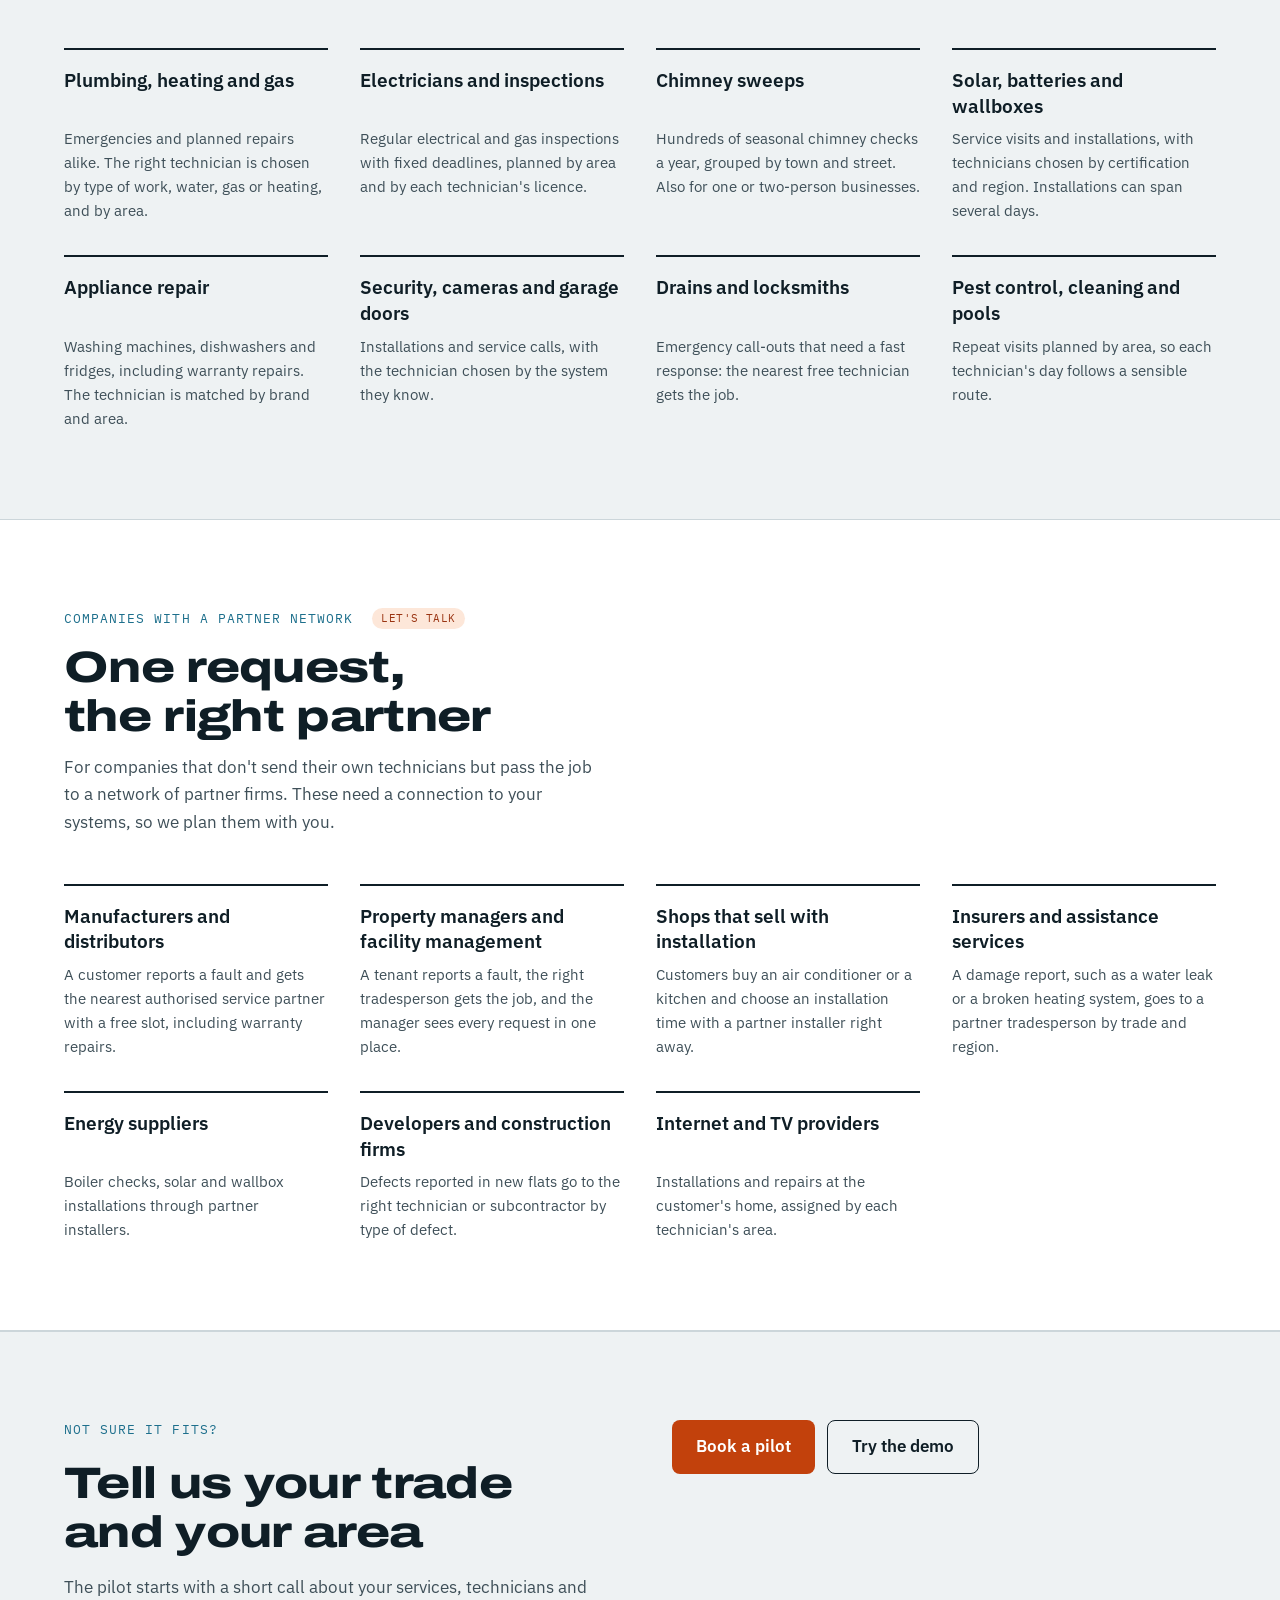
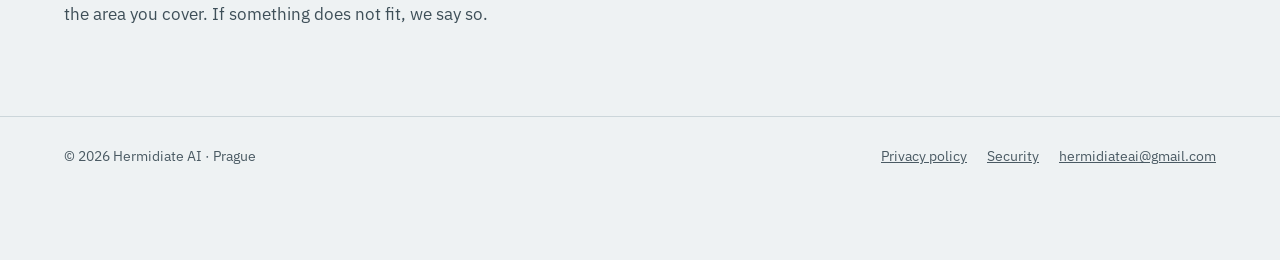
<file: use-cases.html>
<!doctype html>
<html lang="en">
<head>
  <meta charset="utf-8">
  <meta name="viewport" content="width=device-width, initial-scale=1, viewport-fit=cover">
  <title>Use cases – Hermidiate</title>
  <meta name="description" content="Hermidiate books visits for any company that sends technicians to customers: heating and cooling, plumbing, electrical inspections, solar, appliance repair and more.">
  <meta name="theme-color" content="#EEF2F3">
  <link rel="icon" href="assets/favicon.svg" type="image/svg+xml">
  <link rel="preconnect" href="https://fonts.googleapis.com">
  <link rel="preconnect" href="https://fonts.gstatic.com" crossorigin>
  <link rel="stylesheet" href="https://fonts.googleapis.com/css2?family=Archivo:wdth,wght@112..125,500..800&family=IBM+Plex+Mono:wght@400;500&family=IBM+Plex+Sans:wght@400;500;600&display=swap">
  <link rel="stylesheet" href="assets/styles.css">
</head>
<body>
<a class="skip-link" href="#main">Skip to content</a>
<header class="site-header">
  <div class="wrap">
    <a class="logo" href="index.html" aria-label="Hermidiate – home">
      <img src="assets/favicon.svg" width="34" height="34" alt="">
      <span class="logo-word">Hermidiate</span>
    </a>
    <nav class="nav" aria-label="Main menu">
      <a class="nav-link" href="how-it-works.html">How it works</a>
      <a class="nav-link" href="live-demo.html">Live demo</a>
      <a class="nav-link" href="use-cases.html" aria-current="page">Use cases</a>
      <a class="nav-link" href="security.html">Security</a>
      <a class="nav-link" href="pilot.html">Pilot</a>
      <span class="lang"><span aria-current="true">EN</span><a href="cz/use-cases.html" hreflang="cs" lang="cs">CZ</a></span>
      <a class="btn btn-primary btn-sm" href="pilot.html">Book a pilot</a>
    </nav>
  </div>
</header>
<main id="main">
  <section class="wrap page-intro">
    <p class="eyebrow">Use cases</p>
    <h1>Built for companies that send technicians to the customer's door</h1>
    <p class="lead">We started with heating and cooling, but the same flow works in many trades. What changes is the set of questions, the skills each technician needs and how long a visit takes.</p>
  </section>

  <section class="section" style="padding-top:24px">
    <div class="wrap">
      <div class="fit">
        <p class="eyebrow">It fits when all four are true</p>
        <ul class="fit-list">
          <li>A customer gets in touch with a problem or a request.</li>
          <li>You send a person to the customer's address.</li>
          <li>The right technician depends on skills and area.</li>
          <li>The visit goes into a calendar and may be moved or cancelled.</li>
        </ul>
      </div>
    </div>
  </section>

  <section class="section section-white">
    <div class="wrap">
      <div class="section-head">
        <p class="eyebrow">Heating and cooling <span class="uc-tag uc-ready">Ready now</span></p>
        <h2>Where Hermidiate started</h2>
        <p class="body">Air conditioning, heat pumps, boilers and ventilation, for companies with 10 and more technicians. Summer brings AC peaks, winter brings boiler calls, and technicians in the field can't pick up the phone.</p>
      </div>
      <div class="features features-4">
        <div class="feature"><h3>Heat pumps</h3><p>Fault codes such as E21, no-heat emergencies and yearly service. The assistant asks the questions the technician needs before the visit.</p></div>
        <div class="feature"><h3>Boilers</h3><p>No-heat calls and routine maintenance. Anything that smells of gas is not scheduled and goes straight to a person.</p></div>
        <div class="feature"><h3>Air conditioning</h3><p>Seasonal peaks bring many requests at once. Each one is matched to a technician with the right skills and a free slot.</p></div>
        <div class="feature"><h3>Ventilation</h3><p>Inspections and filter changes are planned around each technician's day, with travel time included between jobs.</p></div>
      </div>
    </div>
  </section>

  <section class="section">
    <div class="wrap">
      <div class="section-head">
        <p class="eyebrow">Related trades <span class="uc-tag">Short setup</span></p>
        <h2>Same flow, your job types</h2>
        <p class="body">During setup we add your job types, the skills or certificates each technician has and how long each visit takes. The booking rules stay the same.</p>
      </div>
      <div class="features features-4">
        <div class="feature"><h3>Plumbing, heating and gas</h3><p>Emergencies and planned repairs alike. The right technician is chosen by type of work, water, gas or heating, and by area.</p></div>
        <div class="feature"><h3>Electricians and inspections</h3><p>Regular electrical and gas inspections with fixed deadlines, planned by area and by each technician's licence.</p></div>
        <div class="feature"><h3>Chimney sweeps</h3><p>Hundreds of seasonal chimney checks a year, grouped by town and street. Also for one or two-person businesses.</p></div>
        <div class="feature"><h3>Solar, batteries and wallboxes</h3><p>Service visits and installations, with technicians chosen by certification and region. Installations can span several days.</p></div>
        <div class="feature"><h3>Appliance repair</h3><p>Washing machines, dishwashers and fridges, including warranty repairs. The technician is matched by brand and area.</p></div>
        <div class="feature"><h3>Security, cameras and garage doors</h3><p>Installations and service calls, with the technician chosen by the system they know.</p></div>
        <div class="feature"><h3>Drains and locksmiths</h3><p>Emergency call-outs that need a fast response: the nearest free technician gets the job.</p></div>
        <div class="feature"><h3>Pest control, cleaning and pools</h3><p>Repeat visits planned by area, so each technician's day follows a sensible route.</p></div>
      </div>
    </div>
  </section>

  <section class="section section-white">
    <div class="wrap">
      <div class="section-head">
        <p class="eyebrow">Companies with a partner network <span class="uc-tag uc-talk">Let's talk</span></p>
        <h2>One request, the right partner</h2>
        <p class="body">For companies that don't send their own technicians but pass the job to a network of partner firms. These need a connection to your systems, so we plan them with you.</p>
      </div>
      <div class="features features-4">
        <div class="feature"><h3>Manufacturers and distributors</h3><p>A customer reports a fault and gets the nearest authorised service partner with a free slot, including warranty repairs.</p></div>
        <div class="feature"><h3>Property managers and facility management</h3><p>A tenant reports a fault, the right tradesperson gets the job, and the manager sees every request in one place.</p></div>
        <div class="feature"><h3>Shops that sell with installation</h3><p>Customers buy an air conditioner or a kitchen and choose an installation time with a partner installer right away.</p></div>
        <div class="feature"><h3>Insurers and assistance services</h3><p>A damage report, such as a water leak or a broken heating system, goes to a partner tradesperson by trade and region.</p></div>
        <div class="feature"><h3>Energy suppliers</h3><p>Boiler checks, solar and wallbox installations through partner installers.</p></div>
        <div class="feature"><h3>Developers and construction firms</h3><p>Defects reported in new flats go to the right technician or subcontractor by type of defect.</p></div>
        <div class="feature"><h3>Internet and TV providers</h3><p>Installations and repairs at the customer's home, assigned by each technician's area.</p></div>
      </div>
    </div>
  </section>

  <section class="section uc-cta">
    <div class="wrap split">
      <div class="stack">
        <p class="eyebrow">Not sure it fits?</p>
        <h2>Tell us your trade and your area</h2>
        <p class="body">The pilot starts with a short call about your services, technicians and the area you cover. If something does not fit, we say so.</p>
      </div>
      <div class="stack" style="justify-content:center">
        <div class="actions"><a class="btn btn-primary" href="pilot.html">Book a pilot</a><a class="btn btn-outline" href="live-demo.html">Try the demo</a></div>
      </div>
    </div>
  </section>
</main>
<footer class="site-footer">
  <div class="wrap">
    <span>© 2026 Hermidiate AI · Prague</span>
    <span class="footer-links">
      <a href="privacy.html">Privacy policy</a>
      <a href="security.html">Security</a>
      <a href="mailto:hermidiateai@gmail.com">hermidiateai@gmail.com</a>
    </span>
  </div>
</footer>
<!-- Live conversations counter. Static for now: set it with window.setLiveConversations(n) (assets/effects.js). -->
<div class="live-count" role="status" data-one="live conversation right now" data-many="live conversations right now">
  <span class="live-dot" aria-hidden="true"></span>
  <span class="live-num">0</span>
  <span class="live-label">live conversations right now</span>
</div>
<script src="assets/main.js"></script>
<script src="assets/effects.js"></script>
</body>
</html>
</file>
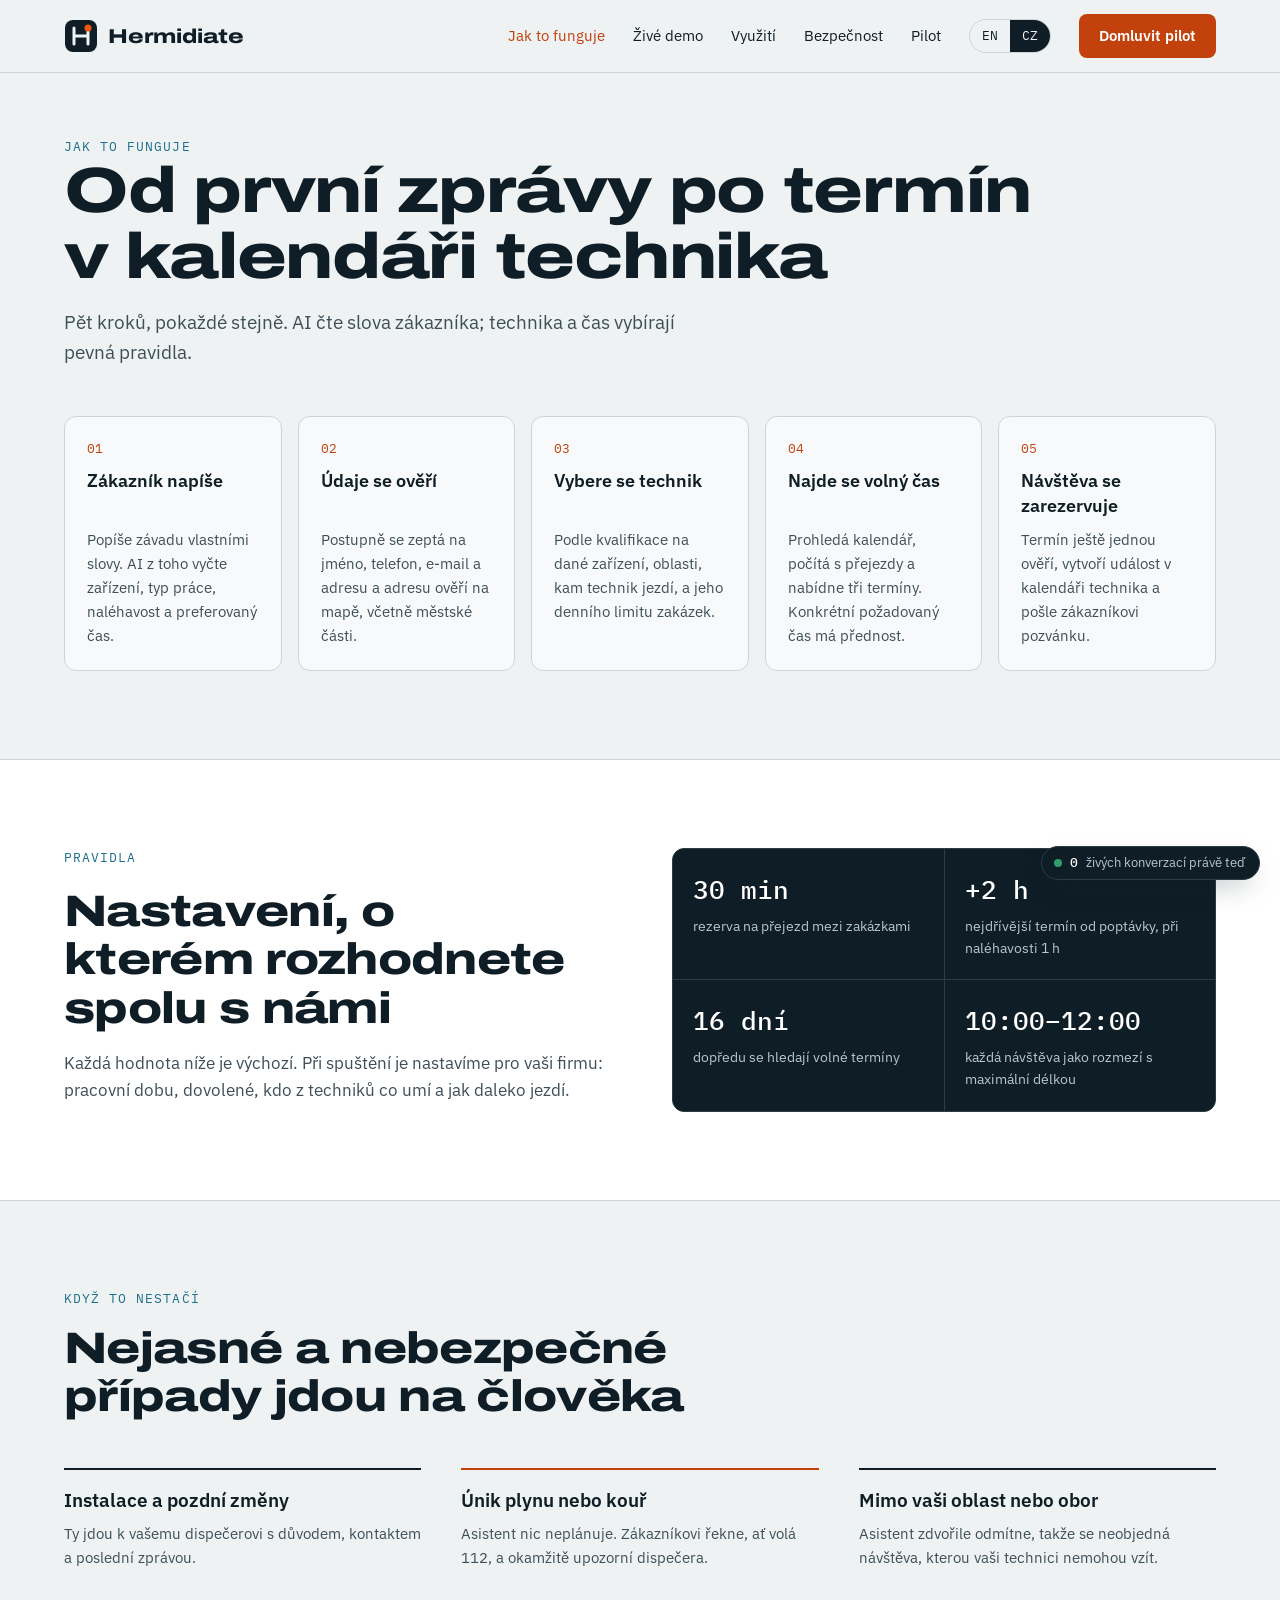
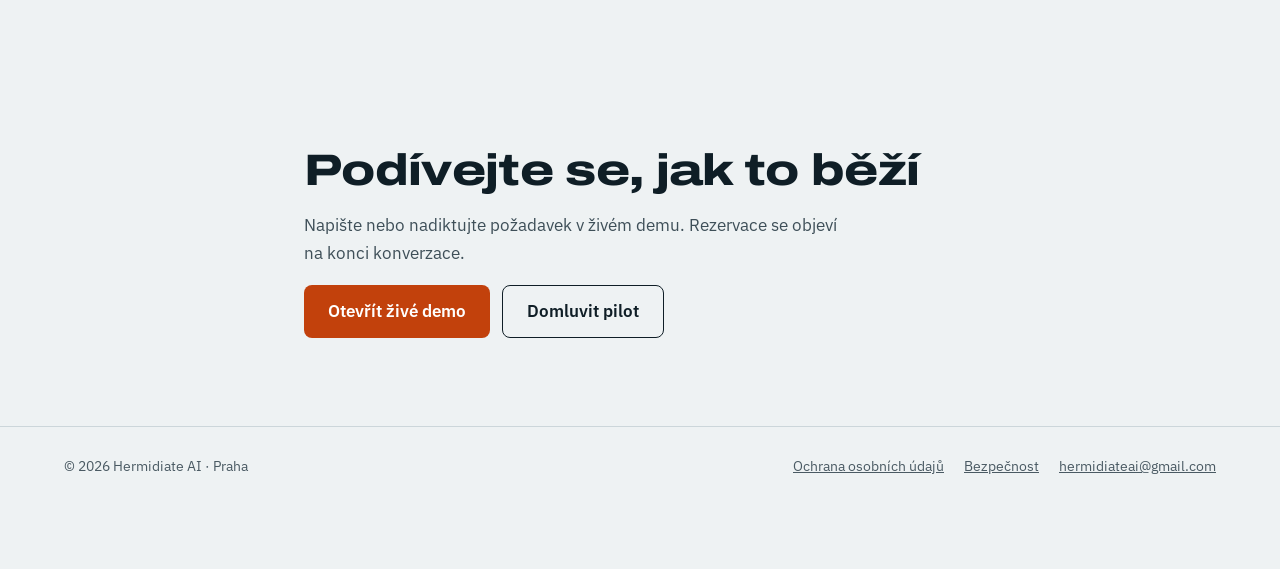
<file: cz/how-it-works.html>
<!doctype html>
<html lang="cs">
<head>
  <meta charset="utf-8">
  <meta name="viewport" content="width=device-width, initial-scale=1, viewport-fit=cover">
  <title>Jak to funguje – Hermidiate</title>
  <meta name="description" content="Krok za krokem: jak Hermidiate přijme požadavek, ověří údaje, vybere technika a zarezervuje návštěvu.">
  <meta name="theme-color" content="#EEF2F3">
  <link rel="icon" href="../assets/favicon.svg" type="image/svg+xml">
  <link rel="preconnect" href="https://fonts.googleapis.com">
  <link rel="preconnect" href="https://fonts.gstatic.com" crossorigin>
  <link rel="stylesheet" href="https://fonts.googleapis.com/css2?family=Archivo:wdth,wght@112..125,500..800&family=IBM+Plex+Mono:wght@400;500&family=IBM+Plex+Sans:wght@400;500;600&display=swap">
  <link rel="stylesheet" href="../assets/styles.css">
</head>
<body>
<a class="skip-link" href="#main">Přeskočit na obsah</a>
<header class="site-header">
  <div class="wrap">
    <a class="logo" href="index.html" aria-label="Hermidiate – úvod">
      <img src="../assets/favicon.svg" width="34" height="34" alt="">
      <span class="logo-word">Hermidiate</span>
    </a>
    <nav class="nav" aria-label="Hlavní menu">
      <a class="nav-link" href="how-it-works.html" aria-current="page">Jak to funguje</a>
      <a class="nav-link" href="live-demo.html">Živé demo</a>
      <a class="nav-link" href="use-cases.html">Využití</a>
      <a class="nav-link" href="security.html">Bezpečnost</a>
      <a class="nav-link" href="pilot.html">Pilot</a>
      <span class="lang"><a href="../how-it-works.html" hreflang="en" lang="en">EN</a><span aria-current="true">CZ</span></span>
      <a class="btn btn-primary btn-sm" href="pilot.html">Domluvit pilot</a>
    </nav>
  </div>
</header>
<main id="main">
  <section class="wrap page-intro">
    <p class="eyebrow">Jak to funguje</p>
    <h1>Od první zprávy po termín v kalendáři technika</h1>
    <p class="lead">Pět kroků, pokaždé stejně. AI čte slova zákazníka; technika a čas vybírají pevná pravidla.</p>
  </section>

  <section class="section" style="padding-top:24px">
    <div class="wrap">
      <ol class="steps">
        <li class="step"><span class="step-num">01</span><h3>Zákazník napíše</h3><p>Popíše závadu vlastními slovy. AI z toho vyčte zařízení, typ práce, naléhavost a preferovaný čas.</p></li>
        <li class="step"><span class="step-num">02</span><h3>Údaje se ověří</h3><p>Postupně se zeptá na jméno, telefon, e-mail a adresu a adresu ověří na mapě, včetně městské části.</p></li>
        <li class="step"><span class="step-num">03</span><h3>Vybere se technik</h3><p>Podle kvalifikace na dané zařízení, oblasti, kam technik jezdí, a jeho denního limitu zakázek.</p></li>
        <li class="step"><span class="step-num">04</span><h3>Najde se volný čas</h3><p>Prohledá kalendář, počítá s přejezdy a nabídne tři termíny. Konkrétní požadovaný čas má přednost.</p></li>
        <li class="step"><span class="step-num">05</span><h3>Návštěva se zarezervuje</h3><p>Termín ještě jednou ověří, vytvoří událost v kalendáři technika a pošle zákazníkovi pozvánku.</p></li>
      </ol>
    </div>
  </section>

  <section class="section section-white">
    <div class="wrap split">
      <div class="stack">
        <p class="eyebrow">Pravidla</p>
        <h2>Nastavení, o kterém rozhodnete spolu s námi</h2>
        <p class="body">Každá hodnota níže je výchozí. Při spuštění je nastavíme pro vaši firmu: pracovní dobu, dovolené, kdo z techniků co umí a jak daleko jezdí.</p>
      </div>
      <div>
        <div class="rules" style="background:var(--ink-line)">
          <div class="rule"><span class="rule-value">30 min</span><span class="rule-label">rezerva na přejezd mezi zakázkami</span></div>
          <div class="rule"><span class="rule-value">+2 h</span><span class="rule-label">nejdřívější termín od poptávky, při naléhavosti 1&nbsp;h</span></div>
          <div class="rule"><span class="rule-value">21 dní</span><span class="rule-label">dopředu se hledají volné termíny</span></div>
          <div class="rule"><span class="rule-value">10:00–12:00</span><span class="rule-label">každá návštěva jako rozmezí s maximální délkou</span></div>
        </div>
      </div>
    </div>
  </section>

  <section class="section">
    <div class="wrap">
      <div class="section-head">
        <p class="eyebrow">Když to nestačí</p>
        <h2>Nejasné a nebezpečné případy jdou na člověka</h2>
      </div>
      <div class="features">
        <div class="feature"><h3>Instalace a pozdní změny</h3><p>Ty jdou k vašemu dispečerovi s důvodem, kontaktem a poslední zprávou.</p></div>
        <div class="feature feature-warn"><h3>Únik plynu nebo kouř</h3><p>Asistent nic neplánuje. Zákazníkovi řekne, ať volá 112, a okamžitě upozorní dispečera.</p></div>
        <div class="feature"><h3>Mimo vaši oblast nebo obor</h3><p>Asistent zdvořile odmítne, takže se neobjedná návštěva, kterou vaši technici nemohou vzít.</p></div>
      </div>
    </div>
  </section>

  <section class="section" style="text-align:left">
    <div class="wrap stack" style="max-width:720px">
      <h2>Podívejte se, jak to běží</h2>
      <p class="body">Napište nebo nadiktujte požadavek v živém demu. Rezervace se objeví na konci konverzace.</p>
      <div class="actions"><a class="btn btn-primary" href="live-demo.html">Otevřít živé demo</a><a class="btn btn-outline" href="pilot.html">Domluvit pilot</a></div>
    </div>
  </section>
</main>
<footer class="site-footer">
  <div class="wrap">
    <span>© 2026 Hermidiate AI · Praha</span>
    <span class="footer-links">
      <a href="ochrana-osobnich-udaju.html">Ochrana osobních údajů</a>
      <a href="security.html">Bezpečnost</a>
      <a href="mailto:hermidiateai@gmail.com">hermidiateai@gmail.com</a>
    </span>
  </div>
</footer>
<!-- Počítadlo živých konverzací. Zatím statické: nastavuje se přes window.setLiveConversations(n) (assets/effects.js). -->
<div class="live-count" role="status" data-one="živá konverzace právě teď" data-few="živé konverzace právě teď" data-many="živých konverzací právě teď">
  <span class="live-dot" aria-hidden="true"></span>
  <span class="live-num">0</span>
  <span class="live-label">živých konverzací právě teď</span>
</div>
<script src="../assets/main.js"></script>

<script src="../assets/effects.js"></script>
</body>
</html>
</file>
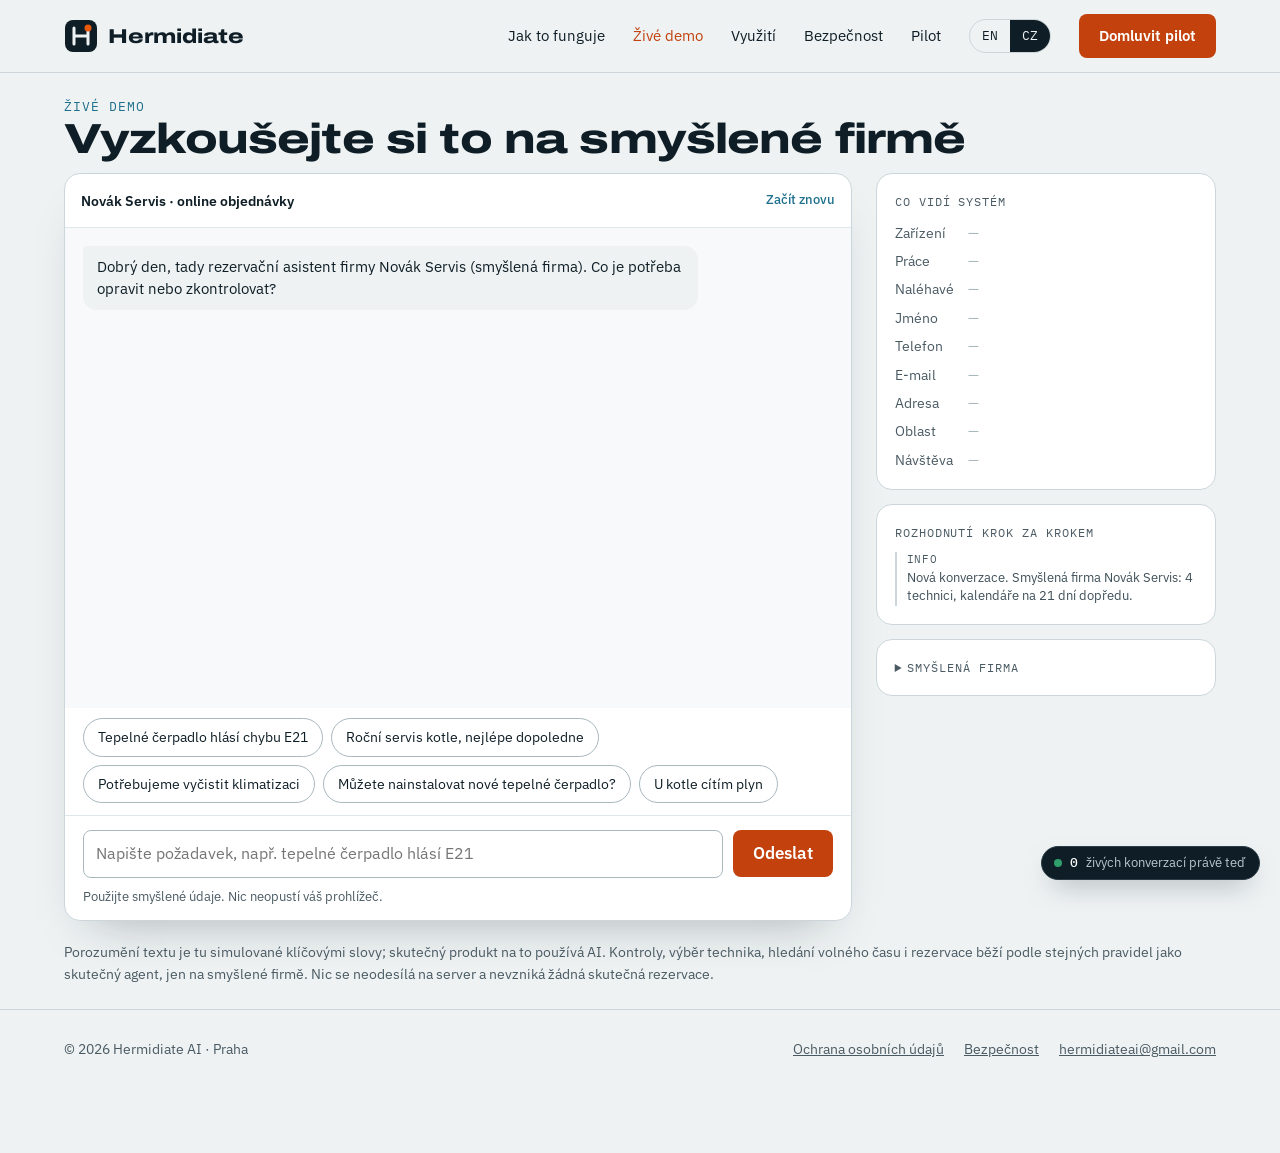
<file: cz/live-demo.html>
<!doctype html>
<html lang="cs">
<head>
  <meta charset="utf-8">
  <meta name="viewport" content="width=device-width, initial-scale=1, viewport-fit=cover">
  <title>Živé demo – Hermidiate</title>
  <meta name="description" content="Vyzkoušejte Hermidiate na smyšlené topenářské firmě: popište problém v chatu a sledujte, jak systém ověří údaje, vybere technika a najde volný čas.">
  <meta name="theme-color" content="#EEF2F3">
  <link rel="icon" href="../assets/favicon.svg" type="image/svg+xml">
  <link rel="preconnect" href="https://fonts.googleapis.com">
  <link rel="preconnect" href="https://fonts.gstatic.com" crossorigin>
  <link rel="stylesheet" href="https://fonts.googleapis.com/css2?family=Archivo:wdth,wght@112..125,500..800&family=IBM+Plex+Mono:wght@400;500&family=IBM+Plex+Sans:wght@400;500;600&display=swap">
  <link rel="stylesheet" href="../assets/styles.css">
</head>
<body>
<a class="skip-link" href="#main">Přeskočit na obsah</a>
<header class="site-header">
  <div class="wrap">
    <a class="logo" href="index.html" aria-label="Hermidiate – úvod">
      <img src="../assets/favicon.svg" width="34" height="34" alt="">
      <span class="logo-word">Hermidiate</span>
    </a>
    <nav class="nav" aria-label="Hlavní menu">
      <a class="nav-link" href="how-it-works.html">Jak to funguje</a>
      <a class="nav-link" href="live-demo.html" aria-current="page">Živé demo</a>
      <a class="nav-link" href="use-cases.html">Využití</a>
      <a class="nav-link" href="security.html">Bezpečnost</a>
      <a class="nav-link" href="pilot.html">Pilot</a>
      <span class="lang"><a href="../live-demo.html" hreflang="en" lang="en">EN</a><span aria-current="true">CZ</span></span>
      <a class="btn btn-primary btn-sm" href="pilot.html">Domluvit pilot</a>
    </nav>
  </div>
</header>
<main id="main">
  <section class="wrap demo-intro">
    <p class="eyebrow">Živé demo</p>
    <h1>Vyzkoušejte si to na smyšlené firmě</h1>
  </section>

  <section class="wrap demo-wrap">
    <div class="demo">
      <div class="demo-chat">
        <div class="chat-head">
          <span>Novák Servis · online objednávky</span>
          <button class="demo-restart" type="button" data-restart>Začít znovu</button>
        </div>
        <div class="demo-thread" id="thread" role="log" aria-live="polite" aria-label="Konverzace"></div>
        <div class="demo-chips" id="chips" aria-label="Navrhované odpovědi"></div>
        <div class="demo-bar">
          <div class="demo-row demo-end" id="end" hidden>
            <a class="btn btn-primary" href="pilot.html">Domluvit pilot pro vaši firmu</a>
            <button class="btn btn-outline btn-sm" type="button" data-restart>Začít znovu</button>
          </div>
          <div class="demo-row" id="bar-chat">
            <input class="demo-input" id="input" type="text" placeholder="Napište požadavek, např. tepelné čerpadlo hlásí E21" aria-label="Zpráva" autocomplete="off">
            <button class="btn btn-primary btn-sm" id="send" type="button">Odeslat</button>
          </div>
          <p class="demo-hint">Použijte smyšlené údaje. Nic neopustí váš prohlížeč.</p>
        </div>
      </div>

      <aside class="demo-side" aria-label="Co vidí systém">
        <div class="demo-panel">
          <p class="demo-panel-title">Co vidí systém</p>
          <dl class="sys-fields" id="sys-fields"></dl>
        </div>
        <div class="demo-panel">
          <p class="demo-panel-title">Rozhodnutí krok za krokem</p>
          <ol class="sys-log" id="sys-log"></ol>
        </div>
        <details class="demo-panel sys-company">
          <summary class="demo-panel-title">Smyšlená firma</summary>
          <div class="sys-table">
            <table>
              <thead><tr><th>Technik</th><th>Dovednosti</th><th>Oblast</th><th>Pracovní doba</th></tr></thead>
              <tbody id="sys-techs"></tbody>
            </table>
          </div>
          <p class="small">Jejich kalendáře už obsahují jiné návštěvy. Každý nabídnutý volný čas se v nich hledá živě, podle skutečných pravidel: 30 min na přejezd kolem každé návštěvy, nejdřívější začátek za 2 h (při naléhavosti za 1 h), až 21 dní dopředu.</p>
        </details>
      </aside>
    </div>
    <p class="small" style="margin-top:20px">Porozumění textu je tu simulované klíčovými slovy; skutečný produkt na to používá AI. Kontroly, výběr technika, hledání volného času i rezervace běží podle stejných pravidel jako skutečný agent, jen na smyšlené firmě. Nic se neodesílá na server a nevzniká žádná skutečná rezervace.</p>
  </section>
</main>
<footer class="site-footer">
  <div class="wrap">
    <span>© 2026 Hermidiate AI · Praha</span>
    <span class="footer-links">
      <a href="ochrana-osobnich-udaju.html">Ochrana osobních údajů</a>
      <a href="security.html">Bezpečnost</a>
      <a href="mailto:hermidiateai@gmail.com">hermidiateai@gmail.com</a>
    </span>
  </div>
</footer>
<!-- Počítadlo živých konverzací. Zatím statické: nastavuje se přes window.setLiveConversations(n) (assets/effects.js). -->
<div class="live-count" role="status" data-one="živá konverzace právě teď" data-few="živé konverzace právě teď" data-many="živých konverzací právě teď">
  <span class="live-dot" aria-hidden="true"></span>
  <span class="live-num">0</span>
  <span class="live-label">živých konverzací právě teď</span>
</div>
<script src="../assets/main.js"></script>
<script src="../assets/demo-company.js"></script>
<script src="../assets/demo.js"></script>
<script src="../assets/effects.js"></script>
</body>
</html>
</file>
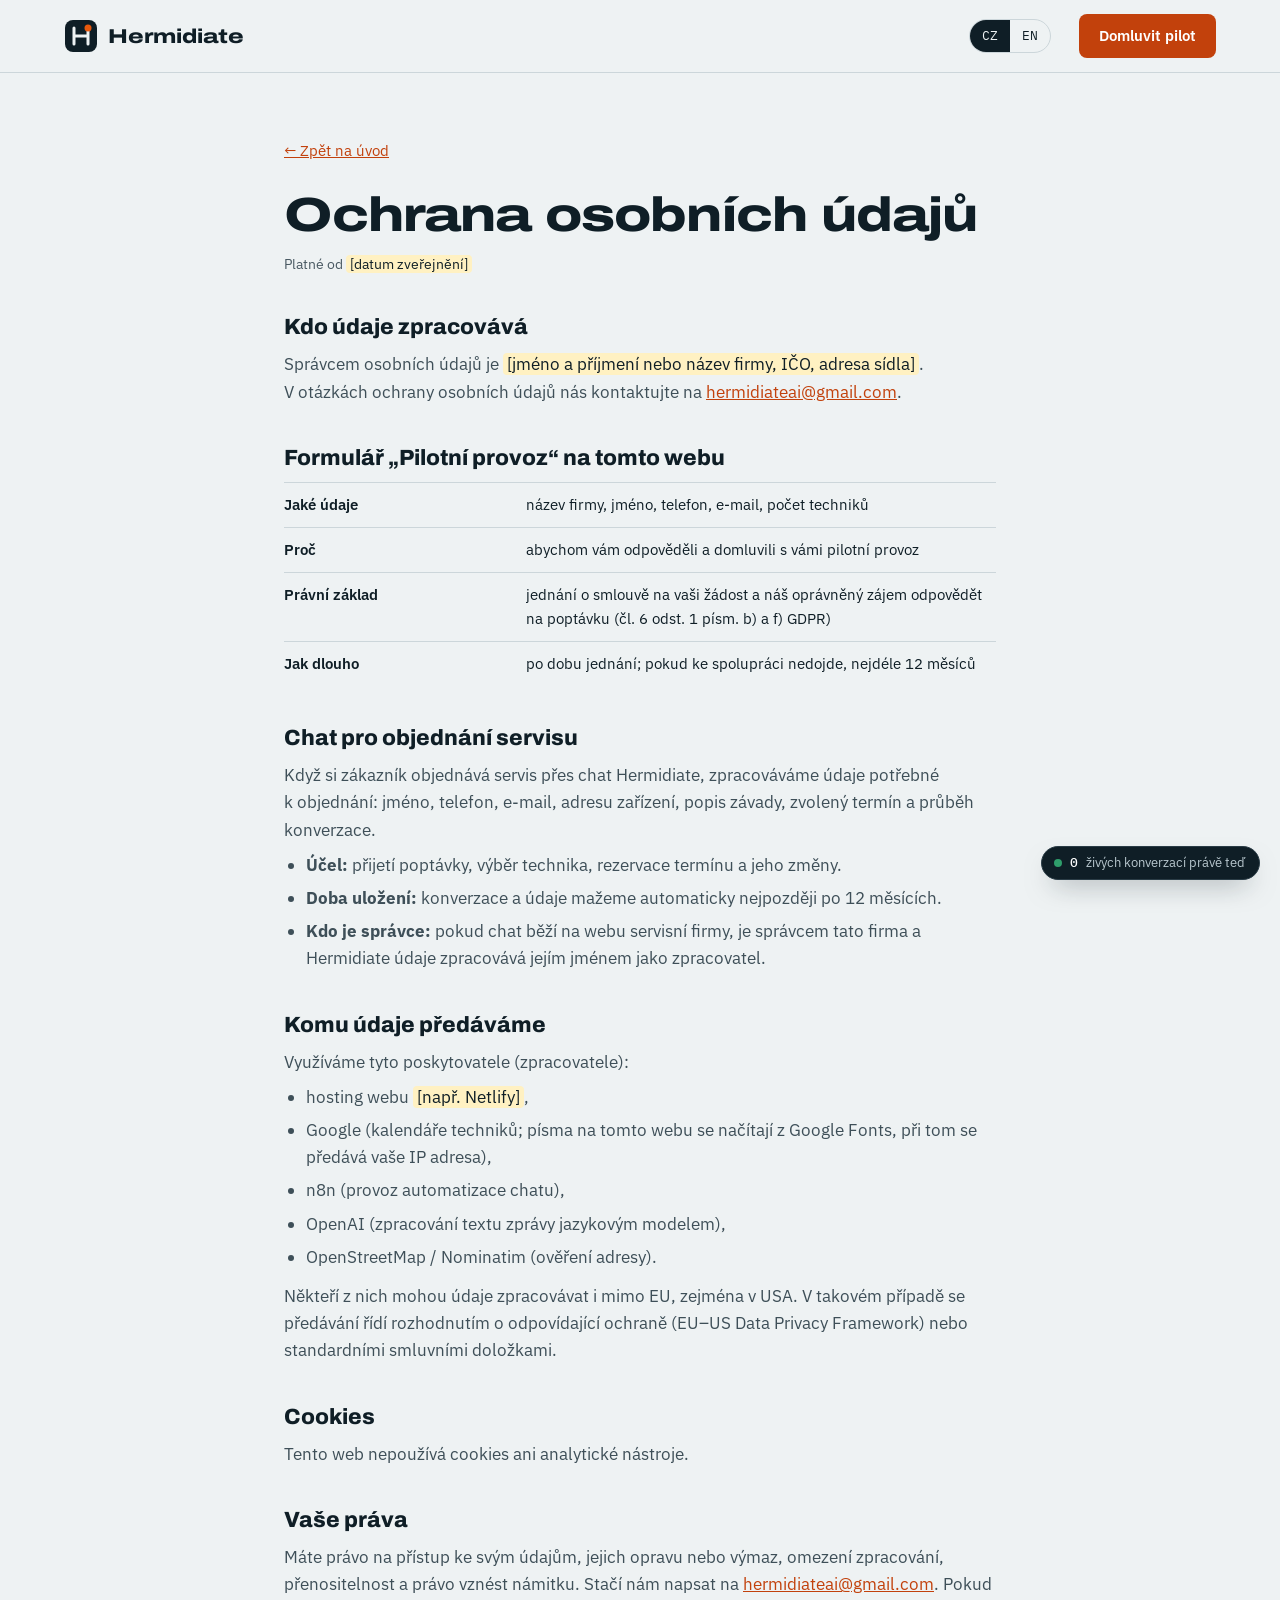
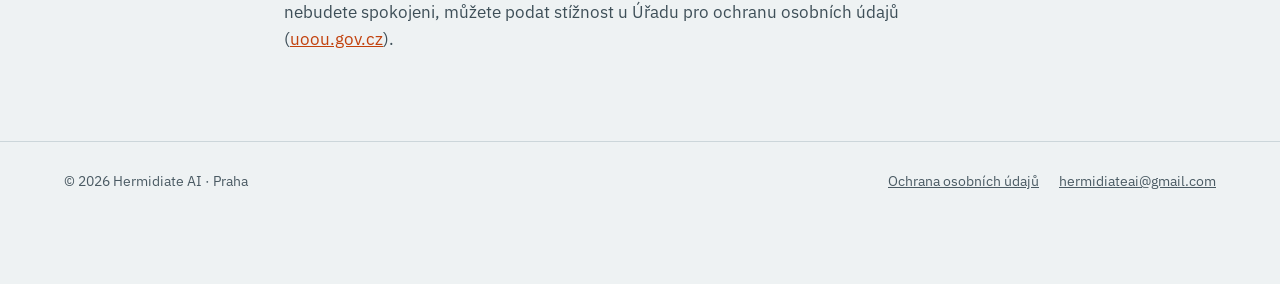
<file: cz/ochrana-osobnich-udaju.html>
<!doctype html>
<html lang="cs">
<head>
  <meta charset="utf-8">
  <meta name="viewport" content="width=device-width, initial-scale=1, viewport-fit=cover">
  <title>Ochrana osobních údajů – Hermidiate</title>
  <meta name="description" content="Jak Hermidiate zpracovává osobní údaje z webového formuláře a z chatu pro objednání servisu.">
  <meta name="robots" content="noindex">
  <link rel="alternate" hreflang="cs" href="ochrana-osobnich-udaju.html">
  <link rel="alternate" hreflang="en" href="../privacy.html">
  <link rel="icon" href="../assets/favicon.svg" type="image/svg+xml">
  <link rel="preconnect" href="https://fonts.googleapis.com">
  <link rel="preconnect" href="https://fonts.gstatic.com" crossorigin>
  <link rel="stylesheet" href="https://fonts.googleapis.com/css2?family=Archivo:wdth,wght@112..125,500..800&family=IBM+Plex+Mono:wght@400;500&family=IBM+Plex+Sans:wght@400;500;600&display=swap">
  <link rel="stylesheet" href="../assets/styles.css">
</head>
<body>
<!-- DRAFT: fill in the highlighted parts (class="todo") and have the text checked before going live. -->
<a class="skip-link" href="#main">Přeskočit na obsah</a>

<header class="site-header">
  <div class="wrap">
    <a class="logo" href="index.html" aria-label="Hermidiate – úvod">
      <img src="../assets/favicon.svg" width="34" height="34" alt="">
      <span class="logo-word">Hermidiate</span>
    </a>
    <nav class="nav" aria-label="Hlavní menu">
      <span class="lang">
        <span aria-current="true">CZ</span>
        <a href="../privacy.html" hreflang="en" lang="en">EN</a>
      </span>
      <a class="btn btn-primary btn-sm" href="pilot.html">Domluvit pilot</a>
    </nav>
  </div>
</header>

<main id="main" class="wrap legal">
  <a class="back-link" href="index.html">← Zpět na úvod</a>
  <h1>Ochrana osobních údajů</h1>
  <p class="meta">Platné od <span class="todo">[datum zveřejnění]</span></p>

  <h2>Kdo údaje zpracovává</h2>
  <p>Správcem osobních údajů je <span class="todo">[jméno a příjmení nebo název firmy, IČO, adresa sídla]</span>. V&nbsp;otázkách ochrany osobních údajů nás kontaktujte na <a href="mailto:hermidiateai@gmail.com">hermidiateai@gmail.com</a>.</p>

  <h2>Formulář „Pilotní provoz“ na tomto webu</h2>
  <table>
    <tr><th>Jaké údaje</th><td>název firmy, jméno, telefon, e-mail, počet techniků</td></tr>
    <tr><th>Proč</th><td>abychom vám odpověděli a domluvili s&nbsp;vámi pilotní provoz</td></tr>
    <tr><th>Právní základ</th><td>jednání o smlouvě na vaši žádost a náš oprávněný zájem odpovědět na poptávku (čl. 6 odst. 1 písm. b) a f) GDPR)</td></tr>
    <tr><th>Jak dlouho</th><td>po dobu jednání; pokud ke spolupráci nedojde, nejdéle 12 měsíců</td></tr>
  </table>

  <h2>Chat pro objednání servisu</h2>
  <p>Když si zákazník objednává servis přes chat Hermidiate, zpracováváme údaje potřebné k&nbsp;objednání: jméno, telefon, e-mail, adresu zařízení, popis závady, zvolený termín a průběh konverzace.</p>
  <ul>
    <li><strong>Účel:</strong> přijetí poptávky, výběr technika, rezervace termínu a jeho změny.</li>
    <li><strong>Doba uložení:</strong> konverzace a údaje mažeme automaticky nejpozději po 12 měsících.</li>
    <li><strong>Kdo je správce:</strong> pokud chat běží na webu servisní firmy, je správcem tato firma a Hermidiate údaje zpracovává jejím jménem jako zpracovatel.</li>
  </ul>

  <h2>Komu údaje předáváme</h2>
  <p>Využíváme tyto poskytovatele (zpracovatele):</p>
  <ul>
    <li>hosting webu <span class="todo">[např. Netlify]</span>,</li>
    <li>Google (kalendáře techniků; písma na tomto webu se načítají z&nbsp;Google Fonts, při tom se předává vaše IP adresa),</li>
    <li>n8n (provoz automatizace chatu),</li>
    <li>OpenAI (zpracování textu zprávy jazykovým modelem),</li>
    <li>OpenStreetMap / Nominatim (ověření adresy).</li>
  </ul>
  <p>Někteří z&nbsp;nich mohou údaje zpracovávat i&nbsp;mimo EU, zejména v&nbsp;USA. V&nbsp;takovém případě se předávání řídí rozhodnutím o&nbsp;odpovídající ochraně (EU–US Data Privacy Framework) nebo standardními smluvními doložkami.</p>

  <h2>Cookies</h2>
  <p>Tento web nepoužívá cookies ani analytické nástroje.</p>

  <h2>Vaše práva</h2>
  <p>Máte právo na přístup ke svým údajům, jejich opravu nebo výmaz, omezení zpracování, přenositelnost a právo vznést námitku. Stačí nám napsat na <a href="mailto:hermidiateai@gmail.com">hermidiateai@gmail.com</a>. Pokud nebudete spokojeni, můžete podat stížnost u&nbsp;Úřadu pro ochranu osobních údajů (<a href="https://uoou.gov.cz" rel="noopener">uoou.gov.cz</a>).</p>
</main>

<footer class="site-footer">
  <div class="wrap">
    <span>© 2026 Hermidiate AI · Praha</span>
    <span class="footer-links">
      <a href="ochrana-osobnich-udaju.html">Ochrana osobních údajů</a>
      <a href="mailto:hermidiateai@gmail.com">hermidiateai@gmail.com</a>
    </span>
  </div>
</footer>
<!-- Počítadlo živých konverzací. Zatím statické: nastavuje se přes window.setLiveConversations(n) (assets/effects.js). -->
<div class="live-count" role="status" data-one="živá konverzace právě teď" data-few="živé konverzace právě teď" data-many="živých konverzací právě teď">
  <span class="live-dot" aria-hidden="true"></span>
  <span class="live-num">0</span>
  <span class="live-label">živých konverzací právě teď</span>
</div>
<script src="../assets/effects.js"></script>
</body>
</html>
</file>
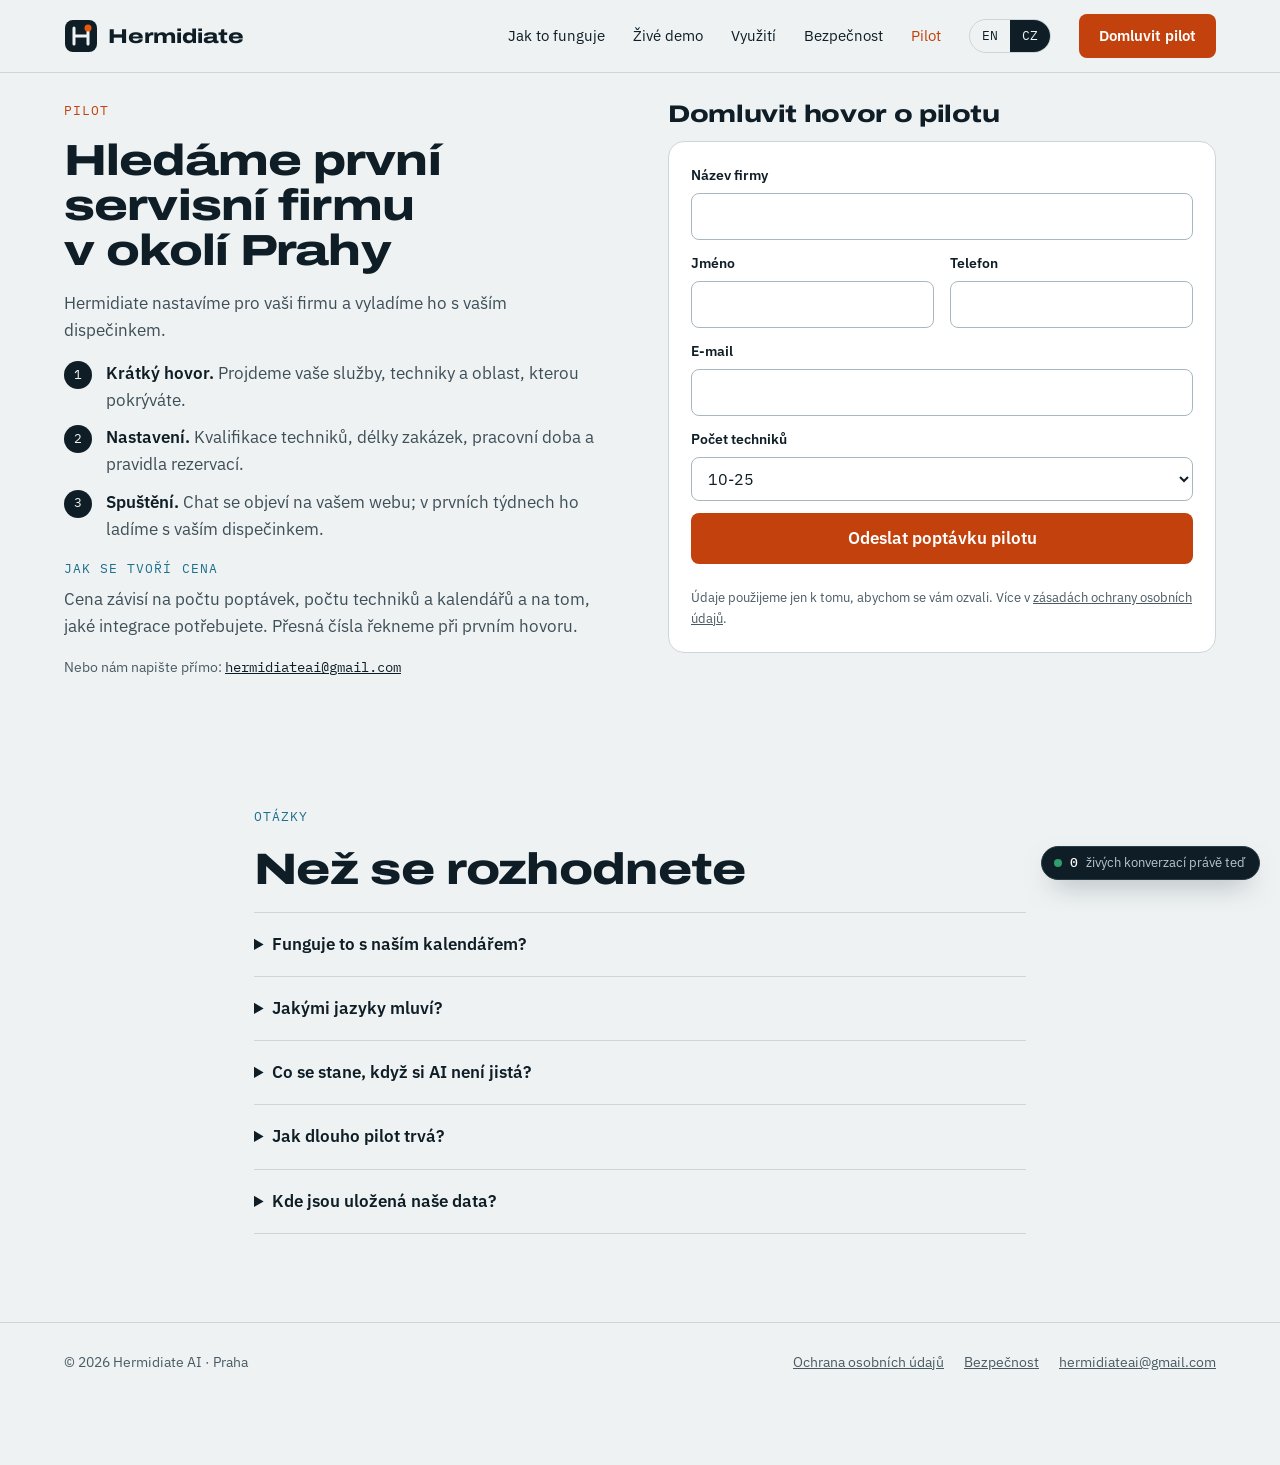
<file: cz/pilot.html>
<!doctype html>
<html lang="cs">
<head>
  <meta charset="utf-8">
  <meta name="viewport" content="width=device-width, initial-scale=1, viewport-fit=cover">
  <title>Pilot – Hermidiate</title>
  <meta name="description" content="Zapojte se do pilotu Hermidiate pro servisní firmy v Praze a Středočeském kraji. Domluvte si hovor a nastavte asistenta pro svou firmu.">
  <meta name="theme-color" content="#EEF2F3">
  <link rel="icon" href="../assets/favicon.svg" type="image/svg+xml">
  <link rel="preconnect" href="https://fonts.googleapis.com">
  <link rel="preconnect" href="https://fonts.gstatic.com" crossorigin>
  <link rel="stylesheet" href="https://fonts.googleapis.com/css2?family=Archivo:wdth,wght@112..125,500..800&family=IBM+Plex+Mono:wght@400;500&family=IBM+Plex+Sans:wght@400;500;600&display=swap">
  <link rel="stylesheet" href="../assets/styles.css">
</head>
<body>
<a class="skip-link" href="#main">Přeskočit na obsah</a>
<header class="site-header">
  <div class="wrap">
    <a class="logo" href="index.html" aria-label="Hermidiate – úvod">
      <img src="../assets/favicon.svg" width="34" height="34" alt="">
      <span class="logo-word">Hermidiate</span>
    </a>
    <nav class="nav" aria-label="Hlavní menu">
      <a class="nav-link" href="how-it-works.html">Jak to funguje</a>
      <a class="nav-link" href="live-demo.html">Živé demo</a>
      <a class="nav-link" href="use-cases.html">Využití</a>
      <a class="nav-link" href="security.html">Bezpečnost</a>
      <a class="nav-link" href="pilot.html" aria-current="page">Pilot</a>
      <span class="lang"><a href="../pilot.html" hreflang="en" lang="en">EN</a><span aria-current="true">CZ</span></span>
      <a class="btn btn-primary btn-sm" href="pilot.html">Domluvit pilot</a>
    </nav>
  </div>
</header>
<main id="main">
  <section class="wrap pilot-top" id="contact">
    <div class="pilot-info">
      <p class="eyebrow eyebrow-accent">Pilot</p>
      <h1>Hledáme první servisní firmu v okolí Prahy</h1>
      <p class="lead">Hermidiate nastavíme pro vaši firmu a vyladíme ho s vaším dispečinkem.</p>
      <ol class="pilot-steps">
        <li><span><b>Krátký hovor.</b> Projdeme vaše služby, techniky a oblast, kterou pokrýváte.</span></li>
        <li><span><b>Nastavení.</b> Kvalifikace techniků, délky zakázek, pracovní doba a pravidla rezervací.</span></li>
        <li><span><b>Spuštění.</b> Chat se objeví na vašem webu; v prvních týdnech ho ladíme s vaším dispečinkem.</span></li>
      </ol>
      <div class="pilot-price">
        <p class="eyebrow">Jak se tvoří cena</p>
        <p class="body">Cena závisí na počtu poptávek, počtu techniků a kalendářů a na tom, jaké integrace potřebujete. Přesná čísla řekneme při prvním hovoru.</p>
      </div>
      <p class="small">Nebo nám napište přímo: <a class="email" href="mailto:hermidiateai@gmail.com">hermidiateai@gmail.com</a></p>
    </div>
    <div class="pilot-form">
      <h2>Domluvit hovor o pilotu</h2>
      <form class="form form-compact" id="pilot-form" name="pilot" method="POST" novalidate
            data-netlify="true" netlify-honeypot="website"
            data-msg-ok="Děkujeme! Ozveme se do dvou pracovních dnů."
            data-msg-mailto="Otevřeli jsme e-mail s vašimi údaji. Stačí ho odeslat."
            data-mail-subject="Hermidiate pilot – zájem"
            data-lbl-company="Firma" data-lbl-name="Jméno" data-lbl-phone="Telefon" data-lbl-techs="Technici"
            data-msg-err="Odeslání se nepovedlo. Napište nám prosím na hermidiateai@gmail.com."
            data-msg-invalid="Vyplňte prosím název firmy, své jméno a platný e-mail.">
        <div class="field"><label for="firm">Název firmy</label><input id="firm" name="company" type="text" autocomplete="organization" required></div>
        <div class="field-row">
          <div class="field"><label for="name">Jméno</label><input id="name" name="name" type="text" autocomplete="name" required></div>
          <div class="field"><label for="phone">Telefon</label><input id="phone" name="phone" type="tel" autocomplete="tel"></div>
        </div>
        <div class="field"><label for="email">E-mail</label><input id="email" name="email" type="email" autocomplete="email" required></div>
        <div class="field"><label for="techs">Počet techniků</label>
          <select id="techs" name="technicians"><option>10-25</option><option>26-49</option><option>50-100</option><option>více než 100</option></select>
        </div>
        <input type="hidden" name="form-name" value="pilot">
        <input type="hidden" name="language" value="cs">
        <input type="hidden" name="page" value="">
        <input type="hidden" name="sent_at" value="">
        <input class="hp" type="text" name="website" tabindex="-1" autocomplete="off" aria-hidden="true">
        <button class="btn btn-primary" type="submit">Odeslat poptávku pilotu</button>
        <p class="form-status" role="status" aria-live="polite"></p>
        <p class="form-note">Údaje použijeme jen k tomu, abychom se vám ozvali. Více v <a href="ochrana-osobnich-udaju.html">zásadách ochrany osobních údajů</a>.</p>
      </form>
    </div>
  </section>

  <section class="section">
    <div class="wrap stack" style="max-width:820px">
      <p class="eyebrow">Otázky</p>
      <h2>Než se rozhodnete</h2>
      <div class="faq">
        <details><summary>Funguje to s naším kalendářem?</summary><p>Ano. Každý technik dostane zakázku do svého kalendáře. Používáte jiný kalendář nebo dispečerský systém? Napište nám a najdeme řešení.</p></details>
        <details><summary>Jakými jazyky mluví?</summary><p>Česky, anglicky a ukrajinsky. Zákazníci mohou jazyky v jedné konverzaci míchat.</p></details>
        <details><summary>Co se stane, když si AI není jistá?</summary><p>Nejasné případy, instalace a pozdní změny jdou na člověka, s důvodem, kontaktem a poslední zprávou. Únik plynu a kouř se nikdy neplánují.</p></details>
        <details><summary>Jak dlouho pilot trvá?</summary><p>Délku domluvíme při prvním hovoru podle vašich služeb a počtu techniků.</p></details>
        <details><summary>Kde jsou uložená naše data?</summary><p>Podrobnosti najdete na stránce <a href="security.html">Bezpečnost</a> a v <a href="ochrana-osobnich-udaju.html">zásadách ochrany osobních údajů</a>.</p></details>
      </div>
    </div>
  </section>
</main>
<footer class="site-footer">
  <div class="wrap">
    <span>© 2026 Hermidiate AI · Praha</span>
    <span class="footer-links">
      <a href="ochrana-osobnich-udaju.html">Ochrana osobních údajů</a>
      <a href="security.html">Bezpečnost</a>
      <a href="mailto:hermidiateai@gmail.com">hermidiateai@gmail.com</a>
    </span>
  </div>
</footer>
<!-- Počítadlo živých konverzací. Zatím statické: nastavuje se přes window.setLiveConversations(n) (assets/effects.js). -->
<div class="live-count" role="status" data-one="živá konverzace právě teď" data-few="živé konverzace právě teď" data-many="živých konverzací právě teď">
  <span class="live-dot" aria-hidden="true"></span>
  <span class="live-num">0</span>
  <span class="live-label">živých konverzací právě teď</span>
</div>
<script src="../assets/main.js"></script>
<script src="../assets/effects.js"></script>
</body>
</html>
</file>
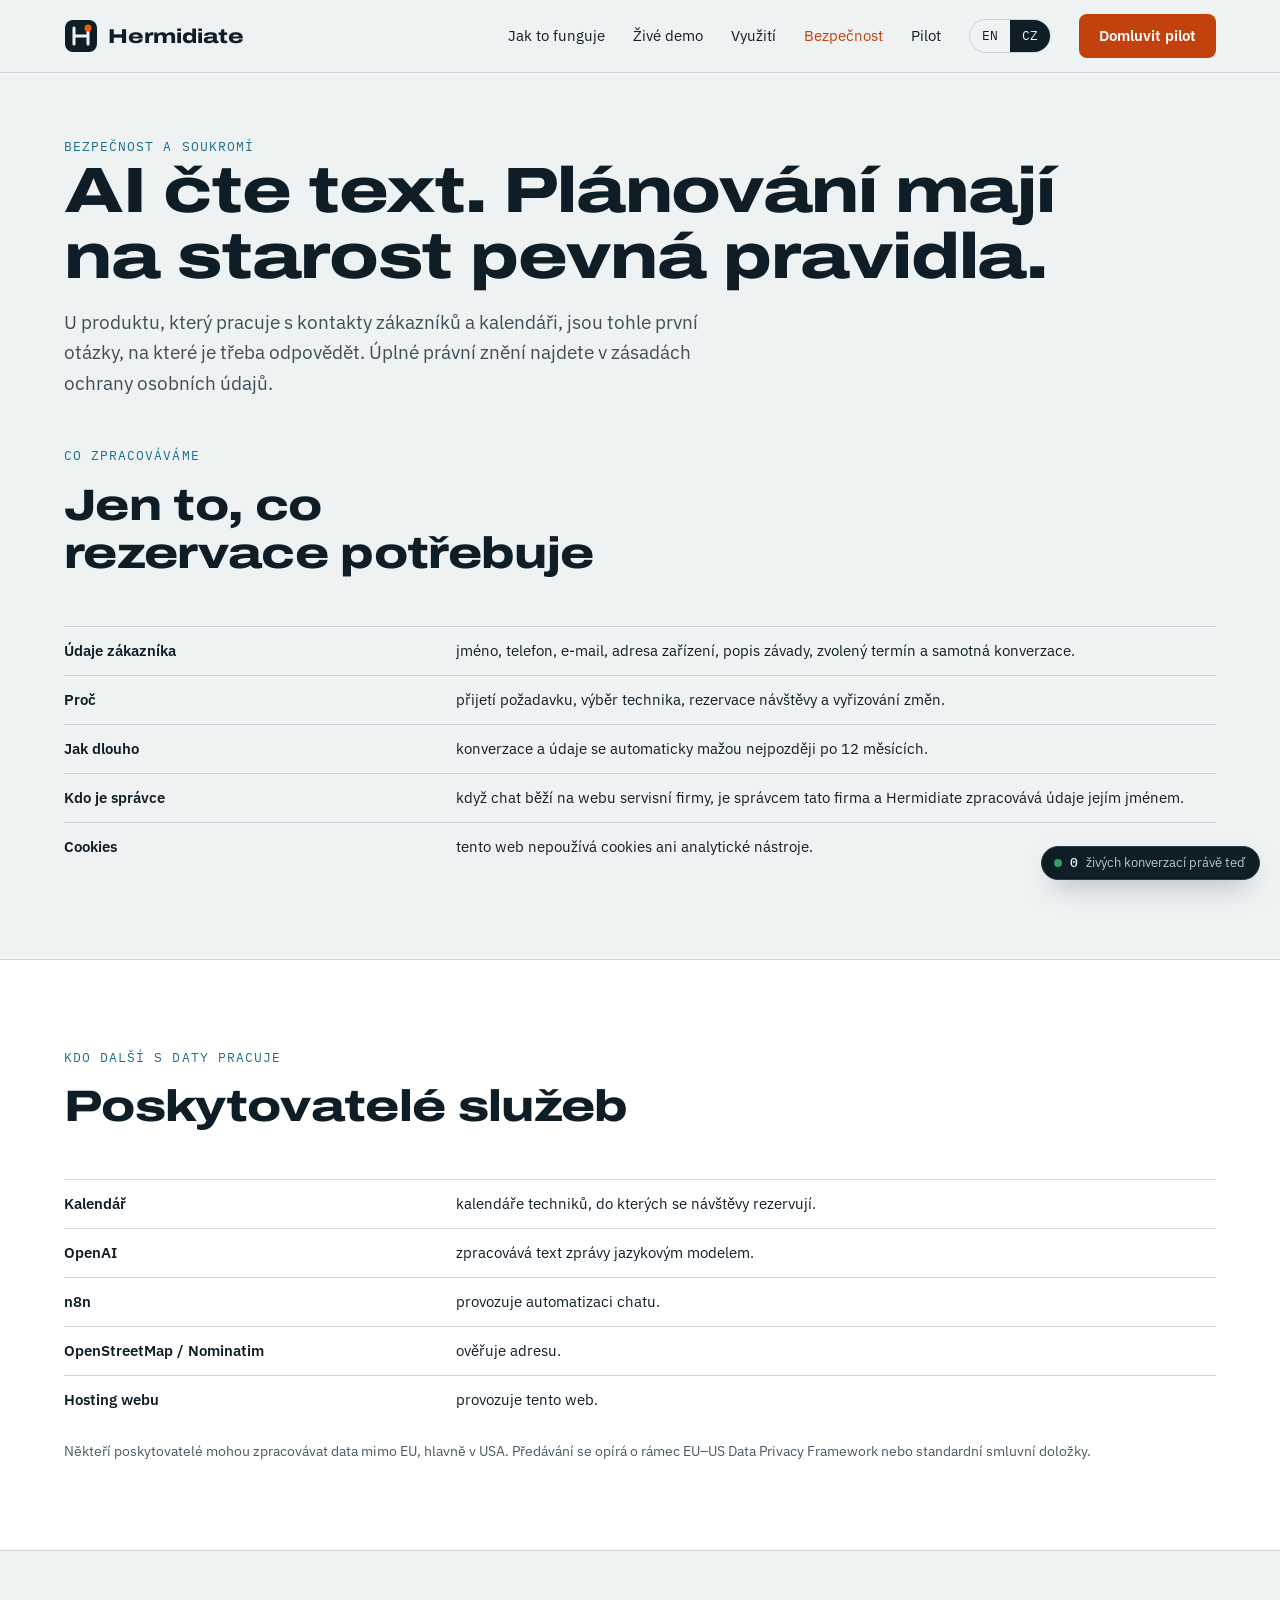
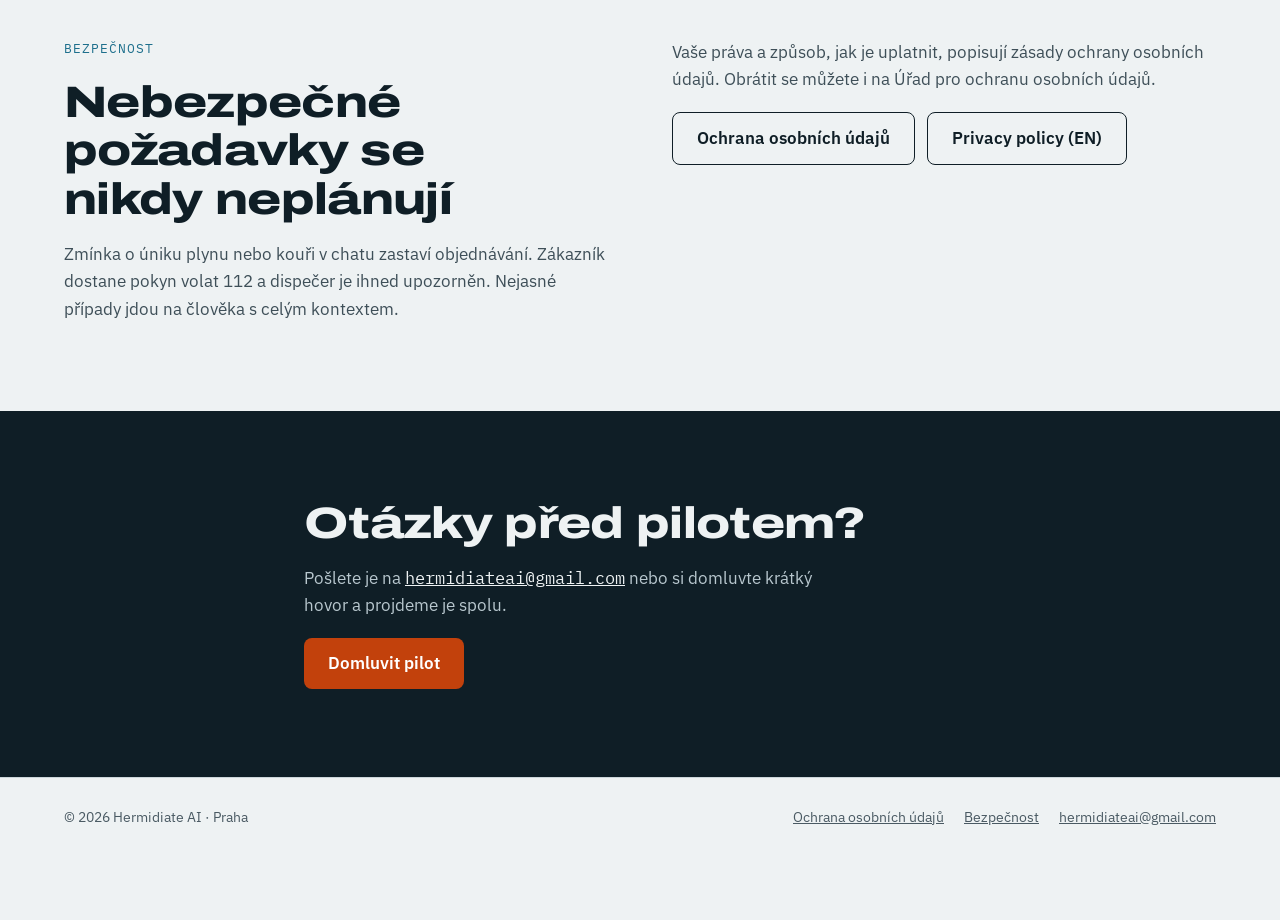
<file: cz/security.html>
<!doctype html>
<html lang="cs">
<head>
  <meta charset="utf-8">
  <meta name="viewport" content="width=device-width, initial-scale=1, viewport-fit=cover">
  <title>Bezpečnost a soukromí – Hermidiate</title>
  <meta name="description" content="Kde Hermidiate ukládá data, kdo je zpracovává, jak dlouho se uchovávají a jak chat zachází s nebezpečnými požadavky.">
  <meta name="theme-color" content="#EEF2F3">
  <link rel="icon" href="../assets/favicon.svg" type="image/svg+xml">
  <link rel="preconnect" href="https://fonts.googleapis.com">
  <link rel="preconnect" href="https://fonts.gstatic.com" crossorigin>
  <link rel="stylesheet" href="https://fonts.googleapis.com/css2?family=Archivo:wdth,wght@112..125,500..800&family=IBM+Plex+Mono:wght@400;500&family=IBM+Plex+Sans:wght@400;500;600&display=swap">
  <link rel="stylesheet" href="../assets/styles.css">
</head>
<body>
<a class="skip-link" href="#main">Přeskočit na obsah</a>
<header class="site-header">
  <div class="wrap">
    <a class="logo" href="index.html" aria-label="Hermidiate – úvod">
      <img src="../assets/favicon.svg" width="34" height="34" alt="">
      <span class="logo-word">Hermidiate</span>
    </a>
    <nav class="nav" aria-label="Hlavní menu">
      <a class="nav-link" href="how-it-works.html">Jak to funguje</a>
      <a class="nav-link" href="live-demo.html">Živé demo</a>
      <a class="nav-link" href="use-cases.html">Využití</a>
      <a class="nav-link" href="security.html" aria-current="page">Bezpečnost</a>
      <a class="nav-link" href="pilot.html">Pilot</a>
      <span class="lang"><a href="../security.html" hreflang="en" lang="en">EN</a><span aria-current="true">CZ</span></span>
      <a class="btn btn-primary btn-sm" href="pilot.html">Domluvit pilot</a>
    </nav>
  </div>
</header>
<main id="main">
  <section class="wrap page-intro">
    <p class="eyebrow">Bezpečnost a soukromí</p>
    <h1>AI čte text. Plánování mají na starost pevná pravidla.</h1>
    <p class="lead">U produktu, který pracuje s kontakty zákazníků a kalendáři, jsou tohle první otázky, na které je třeba odpovědět. Úplné právní znění najdete v zásadách ochrany osobních údajů.</p>
  </section>

  <section class="section" style="padding-top:24px">
    <div class="wrap">
      <div class="section-head"><p class="eyebrow">Co zpracováváme</p><h2>Jen to, co rezervace potřebuje</h2></div>
      <table class="tbl">
        <tr><th>Údaje zákazníka</th><td>jméno, telefon, e-mail, adresa zařízení, popis závady, zvolený termín a samotná konverzace.</td></tr>
        <tr><th>Proč</th><td>přijetí požadavku, výběr technika, rezervace návštěvy a vyřizování změn.</td></tr>
        <tr><th>Jak dlouho</th><td>konverzace a údaje se automaticky mažou nejpozději po 12 měsících.</td></tr>
        <tr><th>Kdo je správce</th><td>když chat běží na webu servisní firmy, je správcem tato firma a Hermidiate zpracovává údaje jejím jménem.</td></tr>
        <tr><th>Cookies</th><td>tento web nepoužívá cookies ani analytické nástroje.</td></tr>
      </table>
    </div>
  </section>

  <section class="section section-white">
    <div class="wrap">
      <div class="section-head"><p class="eyebrow">Kdo další s daty pracuje</p><h2>Poskytovatelé služeb</h2></div>
      <table class="tbl">
        <tr><th>Kalendář</th><td>kalendáře techniků, do kterých se návštěvy rezervují.</td></tr>
        <tr><th>OpenAI</th><td>zpracovává text zprávy jazykovým modelem.</td></tr>
        <tr><th>n8n</th><td>provozuje automatizaci chatu.</td></tr>
        <tr><th>OpenStreetMap / Nominatim</th><td>ověřuje adresu.</td></tr>
        <tr><th>Hosting webu</th><td>provozuje tento web.</td></tr>
      </table>
      <p class="small" style="margin-top:16px">Někteří poskytovatelé mohou zpracovávat data mimo EU, hlavně v USA. Předávání se opírá o rámec EU–US Data Privacy Framework nebo standardní smluvní doložky.</p>
    </div>
  </section>

  <section class="section">
    <div class="wrap split">
      <div class="stack">
        <p class="eyebrow">Bezpečnost</p>
        <h2>Nebezpečné požadavky se nikdy neplánují</h2>
        <p class="body">Zmínka o úniku plynu nebo kouři v chatu zastaví objednávání. Zákazník dostane pokyn volat 112 a dispečer je ihned upozorněn. Nejasné případy jdou na člověka s celým kontextem.</p>
      </div>
      <div class="stack">
        <p class="body">Vaše práva a způsob, jak je uplatnit, popisují zásady ochrany osobních údajů. Obrátit se můžete i na Úřad pro ochranu osobních údajů.</p>
        <div class="actions"><a class="btn btn-outline" href="ochrana-osobnich-udaju.html">Ochrana osobních údajů</a><a class="btn btn-outline" href="../privacy.html" hreflang="en" lang="en">Privacy policy (EN)</a></div>
      </div>
    </div>
  </section>

  <section class="section section-dark">
    <div class="wrap stack" style="max-width:720px">
      <h2>Otázky před pilotem?</h2>
      <p class="body">Pošlete je na <a class="email" href="mailto:hermidiateai@gmail.com" style="color:var(--on-dark)">hermidiateai@gmail.com</a> nebo si domluvte krátký hovor a projdeme je spolu.</p>
      <div class="actions"><a class="btn btn-primary" href="pilot.html">Domluvit pilot</a></div>
    </div>
  </section>
</main>
<footer class="site-footer">
  <div class="wrap">
    <span>© 2026 Hermidiate AI · Praha</span>
    <span class="footer-links">
      <a href="ochrana-osobnich-udaju.html">Ochrana osobních údajů</a>
      <a href="security.html">Bezpečnost</a>
      <a href="mailto:hermidiateai@gmail.com">hermidiateai@gmail.com</a>
    </span>
  </div>
</footer>
<!-- Počítadlo živých konverzací. Zatím statické: nastavuje se přes window.setLiveConversations(n) (assets/effects.js). -->
<div class="live-count" role="status" data-one="živá konverzace právě teď" data-few="živé konverzace právě teď" data-many="živých konverzací právě teď">
  <span class="live-dot" aria-hidden="true"></span>
  <span class="live-num">0</span>
  <span class="live-label">živých konverzací právě teď</span>
</div>
<script src="../assets/main.js"></script>
<script src="../assets/effects.js"></script>
</body>
</html>
</file>
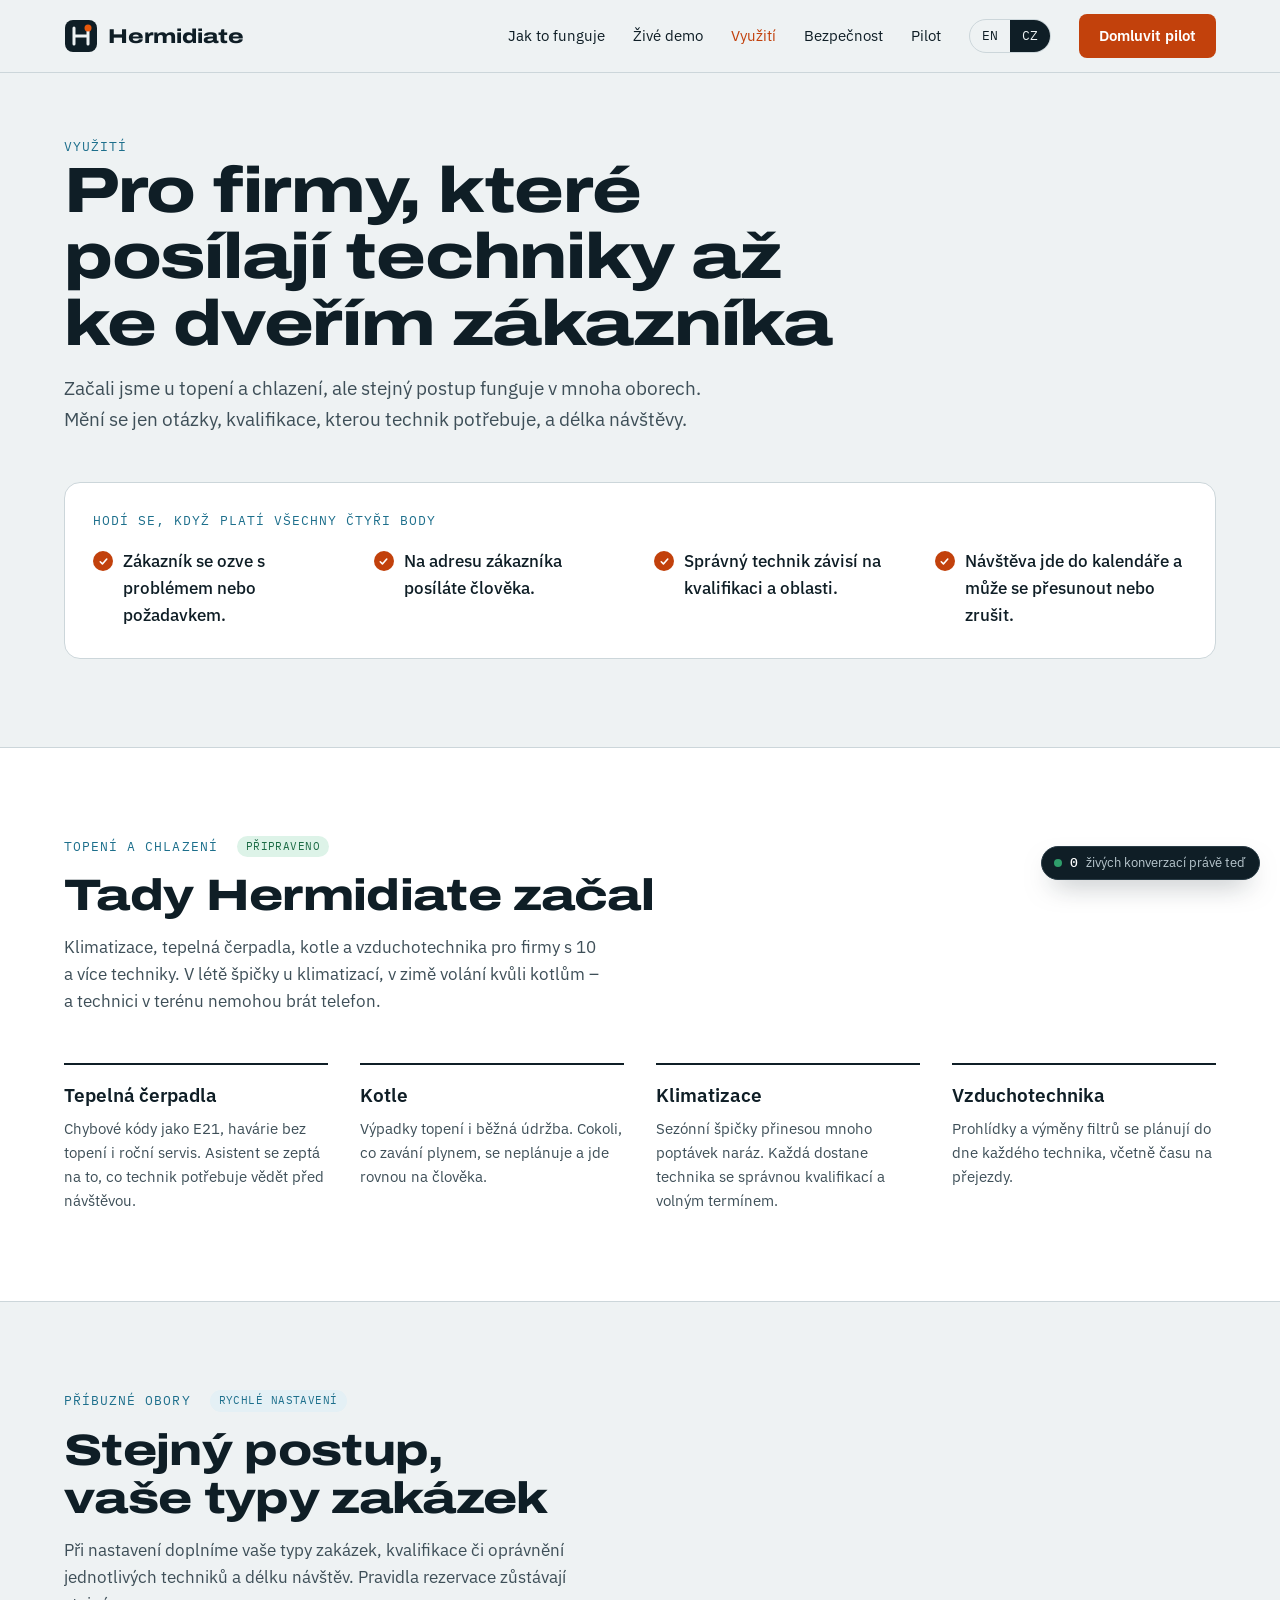
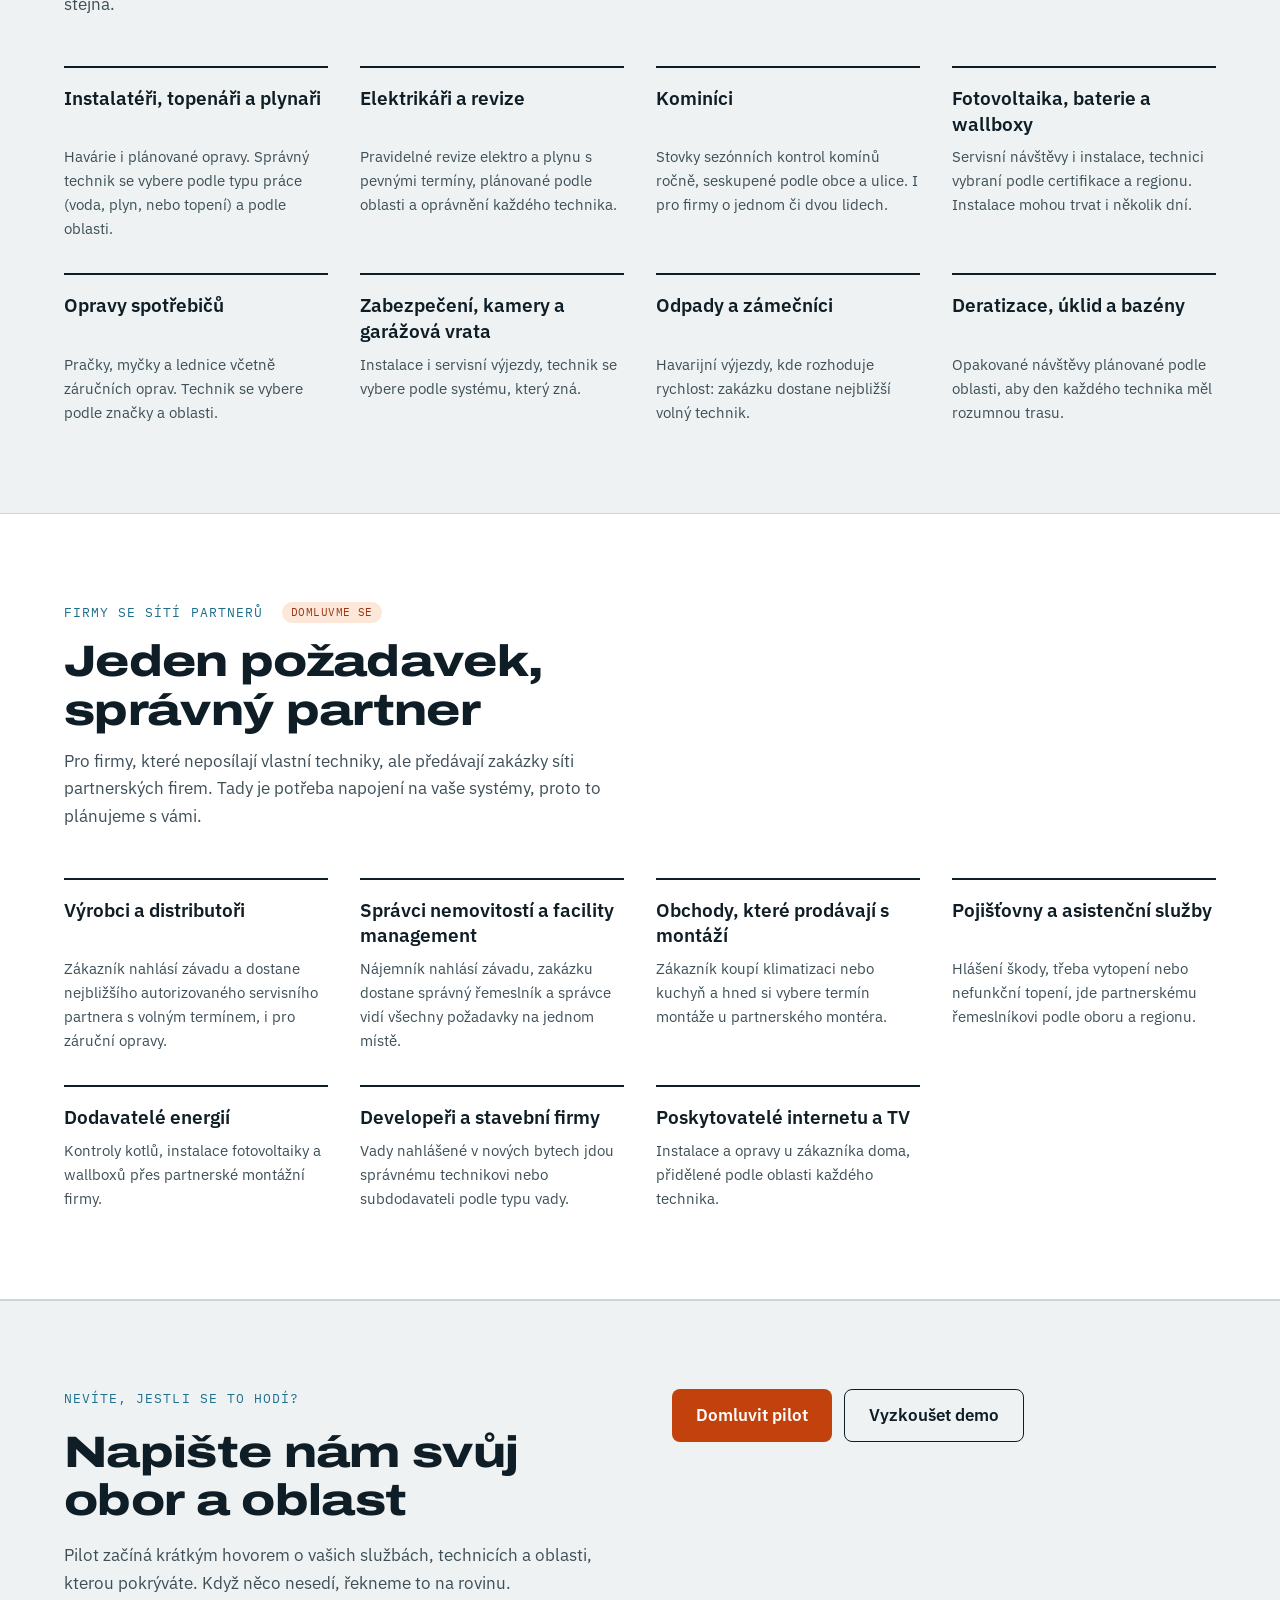
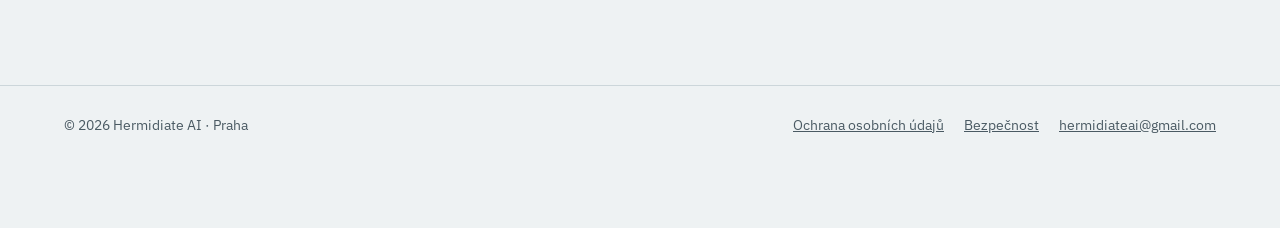
<file: cz/use-cases.html>
<!doctype html>
<html lang="cs">
<head>
  <meta charset="utf-8">
  <meta name="viewport" content="width=device-width, initial-scale=1, viewport-fit=cover">
  <title>Využití – Hermidiate</title>
  <meta name="description" content="Hermidiate objednává návštěvy pro každou firmu, která posílá techniky k zákazníkům: topení a chlazení, instalatéři, elektrorevize, fotovoltaika, opravy spotřebičů a další.">
  <meta name="theme-color" content="#EEF2F3">
  <link rel="icon" href="../assets/favicon.svg" type="image/svg+xml">
  <link rel="preconnect" href="https://fonts.googleapis.com">
  <link rel="preconnect" href="https://fonts.gstatic.com" crossorigin>
  <link rel="stylesheet" href="https://fonts.googleapis.com/css2?family=Archivo:wdth,wght@112..125,500..800&family=IBM+Plex+Mono:wght@400;500&family=IBM+Plex+Sans:wght@400;500;600&display=swap">
  <link rel="stylesheet" href="../assets/styles.css">
</head>
<body>
<a class="skip-link" href="#main">Přeskočit na obsah</a>
<header class="site-header">
  <div class="wrap">
    <a class="logo" href="index.html" aria-label="Hermidiate – úvod">
      <img src="../assets/favicon.svg" width="34" height="34" alt="">
      <span class="logo-word">Hermidiate</span>
    </a>
    <nav class="nav" aria-label="Hlavní menu">
      <a class="nav-link" href="how-it-works.html">Jak to funguje</a>
      <a class="nav-link" href="live-demo.html">Živé demo</a>
      <a class="nav-link" href="use-cases.html" aria-current="page">Využití</a>
      <a class="nav-link" href="security.html">Bezpečnost</a>
      <a class="nav-link" href="pilot.html">Pilot</a>
      <span class="lang"><a href="../use-cases.html" hreflang="en" lang="en">EN</a><span aria-current="true">CZ</span></span>
      <a class="btn btn-primary btn-sm" href="pilot.html">Domluvit pilot</a>
    </nav>
  </div>
</header>
<main id="main">
  <section class="wrap page-intro">
    <p class="eyebrow">Využití</p>
    <h1>Pro firmy, které posílají techniky až ke dveřím zákazníka</h1>
    <p class="lead">Začali jsme u topení a chlazení, ale stejný postup funguje v mnoha oborech. Mění se jen otázky, kvalifikace, kterou technik potřebuje, a délka návštěvy.</p>
  </section>

  <section class="section" style="padding-top:24px">
    <div class="wrap">
      <div class="fit">
        <p class="eyebrow">Hodí se, když platí všechny čtyři body</p>
        <ul class="fit-list">
          <li>Zákazník se ozve s problémem nebo požadavkem.</li>
          <li>Na adresu zákazníka posíláte člověka.</li>
          <li>Správný technik závisí na kvalifikaci a oblasti.</li>
          <li>Návštěva jde do kalendáře a může se přesunout nebo zrušit.</li>
        </ul>
      </div>
    </div>
  </section>

  <section class="section section-white">
    <div class="wrap">
      <div class="section-head">
        <p class="eyebrow">Topení a chlazení <span class="uc-tag uc-ready">Připraveno</span></p>
        <h2>Tady Hermidiate začal</h2>
        <p class="body">Klimatizace, tepelná čerpadla, kotle a vzduchotechnika pro firmy s 10 a více techniky. V létě špičky u klimatizací, v zimě volání kvůli kotlům – a technici v terénu nemohou brát telefon.</p>
      </div>
      <div class="features features-4">
        <div class="feature"><h3>Tepelná čerpadla</h3><p>Chybové kódy jako E21, havárie bez topení i roční servis. Asistent se zeptá na to, co technik potřebuje vědět před návštěvou.</p></div>
        <div class="feature"><h3>Kotle</h3><p>Výpadky topení i běžná údržba. Cokoli, co zavání plynem, se neplánuje a jde rovnou na člověka.</p></div>
        <div class="feature"><h3>Klimatizace</h3><p>Sezónní špičky přinesou mnoho poptávek naráz. Každá dostane technika se správnou kvalifikací a volným termínem.</p></div>
        <div class="feature"><h3>Vzduchotechnika</h3><p>Prohlídky a výměny filtrů se plánují do dne každého technika, včetně času na přejezdy.</p></div>
      </div>
    </div>
  </section>

  <section class="section">
    <div class="wrap">
      <div class="section-head">
        <p class="eyebrow">Příbuzné obory <span class="uc-tag">Rychlé nastavení</span></p>
        <h2>Stejný postup, vaše typy zakázek</h2>
        <p class="body">Při nastavení doplníme vaše typy zakázek, kvalifikace či oprávnění jednotlivých techniků a délku návštěv. Pravidla rezervace zůstávají stejná.</p>
      </div>
      <div class="features features-4">
        <div class="feature"><h3>Instalatéři, topenáři a plynaři</h3><p>Havárie i plánované opravy. Správný technik se vybere podle typu práce (voda, plyn, nebo topení) a podle oblasti.</p></div>
        <div class="feature"><h3>Elektrikáři a revize</h3><p>Pravidelné revize elektro a plynu s pevnými termíny, plánované podle oblasti a oprávnění každého technika.</p></div>
        <div class="feature"><h3>Kominíci</h3><p>Stovky sezónních kontrol komínů ročně, seskupené podle obce a ulice. I pro firmy o jednom či dvou lidech.</p></div>
        <div class="feature"><h3>Fotovoltaika, baterie a wallboxy</h3><p>Servisní návštěvy i instalace, technici vybraní podle certifikace a regionu. Instalace mohou trvat i několik dní.</p></div>
        <div class="feature"><h3>Opravy spotřebičů</h3><p>Pračky, myčky a lednice včetně záručních oprav. Technik se vybere podle značky a oblasti.</p></div>
        <div class="feature"><h3>Zabezpečení, kamery a garážová vrata</h3><p>Instalace i servisní výjezdy, technik se vybere podle systému, který zná.</p></div>
        <div class="feature"><h3>Odpady a zámečníci</h3><p>Havarijní výjezdy, kde rozhoduje rychlost: zakázku dostane nejbližší volný technik.</p></div>
        <div class="feature"><h3>Deratizace, úklid a bazény</h3><p>Opakované návštěvy plánované podle oblasti, aby den každého technika měl rozumnou trasu.</p></div>
      </div>
    </div>
  </section>

  <section class="section section-white">
    <div class="wrap">
      <div class="section-head">
        <p class="eyebrow">Firmy se sítí partnerů <span class="uc-tag uc-talk">Domluvme se</span></p>
        <h2>Jeden požadavek, správný partner</h2>
        <p class="body">Pro firmy, které neposílají vlastní techniky, ale předávají zakázky síti partnerských firem. Tady je potřeba napojení na vaše systémy, proto to plánujeme s vámi.</p>
      </div>
      <div class="features features-4">
        <div class="feature"><h3>Výrobci a distributoři</h3><p>Zákazník nahlásí závadu a dostane nejbližšího autorizovaného servisního partnera s volným termínem, i pro záruční opravy.</p></div>
        <div class="feature"><h3>Správci nemovitostí a facility management</h3><p>Nájemník nahlásí závadu, zakázku dostane správný řemeslník a správce vidí všechny požadavky na jednom místě.</p></div>
        <div class="feature"><h3>Obchody, které prodávají s montáží</h3><p>Zákazník koupí klimatizaci nebo kuchyň a hned si vybere termín montáže u partnerského montéra.</p></div>
        <div class="feature"><h3>Pojišťovny a asistenční služby</h3><p>Hlášení škody, třeba vytopení nebo nefunkční topení, jde partnerskému řemeslníkovi podle oboru a regionu.</p></div>
        <div class="feature"><h3>Dodavatelé energií</h3><p>Kontroly kotlů, instalace fotovoltaiky a wallboxů přes partnerské montážní firmy.</p></div>
        <div class="feature"><h3>Developeři a stavební firmy</h3><p>Vady nahlášené v nových bytech jdou správnému technikovi nebo subdodavateli podle typu vady.</p></div>
        <div class="feature"><h3>Poskytovatelé internetu a TV</h3><p>Instalace a opravy u zákazníka doma, přidělené podle oblasti každého technika.</p></div>
      </div>
    </div>
  </section>

  <section class="section uc-cta">
    <div class="wrap split">
      <div class="stack">
        <p class="eyebrow">Nevíte, jestli se to hodí?</p>
        <h2>Napište nám svůj obor a oblast</h2>
        <p class="body">Pilot začíná krátkým hovorem o vašich službách, technicích a oblasti, kterou pokrýváte. Když něco nesedí, řekneme to na rovinu.</p>
      </div>
      <div class="stack" style="justify-content:center">
        <div class="actions"><a class="btn btn-primary" href="pilot.html">Domluvit pilot</a><a class="btn btn-outline" href="live-demo.html">Vyzkoušet demo</a></div>
      </div>
    </div>
  </section>
</main>
<footer class="site-footer">
  <div class="wrap">
    <span>© 2026 Hermidiate AI · Praha</span>
    <span class="footer-links">
      <a href="ochrana-osobnich-udaju.html">Ochrana osobních údajů</a>
      <a href="security.html">Bezpečnost</a>
      <a href="mailto:hermidiateai@gmail.com">hermidiateai@gmail.com</a>
    </span>
  </div>
</footer>
<!-- Počítadlo živých konverzací. Zatím statické: nastavuje se přes window.setLiveConversations(n) (assets/effects.js). -->
<div class="live-count" role="status" data-one="živá konverzace právě teď" data-few="živé konverzace právě teď" data-many="živých konverzací právě teď">
  <span class="live-dot" aria-hidden="true"></span>
  <span class="live-num">0</span>
  <span class="live-label">živých konverzací právě teď</span>
</div>
<script src="../assets/main.js"></script>
<script src="../assets/effects.js"></script>
</body>
</html>
</file>
<file: assets/styles.css>
/* Hermidiate website styles
   Colors: cool ground + deep ink, heat-orange accent (warm/cold = heat pump). */
:root {
  --ground: #EEF2F3;
  --surface: #FFFFFF;
  --surface-soft: #F7F9FA;
  --ink: #0F1E26;
  --ink-line: #2A3C46;
  --text: #3E4F58;
  --muted: #4A5A63;
  --line: #CCD6DA;
  --line-strong: #A9B8BF;
  --accent: #C2410C;
  --accent-hover: #9A3412;
  --cold: #1D6F8C;
  --cold-light: #7CC4DC;
  --on-dark: #EEF2F3;
  --on-dark-muted: #B8C7CE;
  --ok: #2F9E6B;

  --font-display: "Archivo", "IBM Plex Sans", system-ui, sans-serif;
  --font-body: "IBM Plex Sans", system-ui, sans-serif;
  --font-mono: "IBM Plex Mono", ui-monospace, monospace;

  --max: 1200px;
  --radius: 12px;
}

* { box-sizing: border-box; }
html { scroll-behavior: smooth; }
@media (prefers-reduced-motion: reduce) { html { scroll-behavior: auto; } }

body {
  margin: 0;
  background: var(--ground);
  color: var(--ink);
  font-family: var(--font-body);
  font-size: 17px;
  line-height: 1.6;
}

a { color: var(--accent); }
a:hover { color: var(--accent-hover); }
a:focus-visible, button:focus-visible, input:focus-visible, select:focus-visible {
  outline: 3px solid var(--cold);
  outline-offset: 2px;
}

.wrap {
  max-width: var(--max);
  margin: 0 auto;
  padding-left: max(24px, env(safe-area-inset-left, 0px));
  padding-right: max(24px, env(safe-area-inset-right, 0px));
}

.skip-link {
  position: absolute; left: -999px; top: 8px;
  background: var(--ink); color: var(--on-dark); padding: 8px 12px; border-radius: 6px;
}
.skip-link:focus { left: 8px; z-index: 100; }

/* ---------- Header ---------- */
.site-header {
  position: sticky; top: 0; z-index: 20;
  background: var(--ground);
  border-bottom: 1px solid var(--line);
}
.site-header .wrap {
  display: flex; flex-wrap: wrap; align-items: center; justify-content: space-between;
  gap: 16px; padding-block: 14px;
}
.logo { display: flex; align-items: center; gap: 10px; color: var(--ink); text-decoration: none; }
.logo:hover { color: var(--ink); }
.logo-word {
  font-family: var(--font-display); font-stretch: 125%; font-weight: 800;
  font-size: 20px; letter-spacing: -0.01em;
}
.nav { display: flex; flex-wrap: wrap; align-items: center; gap: 8px 28px; font-size: 15px; }
.nav-link { color: var(--ink); text-decoration: none; }
.nav-link:hover { color: var(--accent); }

.lang {
  display: flex; border: 1px solid var(--line); border-radius: 999px; overflow: hidden;
  font-family: var(--font-mono); font-size: 13px;
}
.lang a, .lang span { padding: 6px 12px; text-decoration: none; color: var(--ink); }
.lang [aria-current] { background: var(--ink); color: var(--on-dark); }

@media (max-width: 720px) {
  .nav-link { display: none; }
}

/* ---------- Buttons ---------- */
.btn {
  display: inline-flex; align-items: center; justify-content: center;
  min-height: 48px; padding: 12px 24px;
  border-radius: 8px; border: 0;
  font: inherit; font-weight: 600; text-decoration: none; cursor: pointer;
}
.btn-sm { min-height: 44px; padding: 10px 20px; }
.btn-primary { background: var(--accent); color: #FFFFFF; }
.btn-primary:hover { background: var(--accent-hover); color: #FFFFFF; }
.btn-outline { border: 1.5px solid var(--ink); color: var(--ink); background: transparent; }
.btn-outline:hover { background: var(--ink); color: var(--on-dark); }

/* ---------- Type ---------- */
.eyebrow {
  margin: 0; font-family: var(--font-mono); font-size: 13px;
  letter-spacing: 0.08em; text-transform: uppercase; color: var(--cold);
}
.eyebrow-accent { color: var(--accent); }
.eyebrow-light { color: var(--cold-light); }

h1, h2 {
  margin: 0; font-family: var(--font-display); font-stretch: 125%; font-weight: 800;
  text-wrap: balance;
}
h1 { font-size: clamp(36px, 5.4vw, 64px); line-height: 1.04; letter-spacing: -0.02em; }
h2 { font-size: clamp(28px, 3.6vw, 44px); line-height: 1.1; letter-spacing: -0.015em; }
h3 { margin: 0; font-size: 18px; font-weight: 600; line-height: 1.35; }
p { margin: 0; }
.lead { font-size: 19px; color: var(--text); max-width: 34em; }
.body { color: var(--text); max-width: 32em; }
.small { font-size: 14px; color: var(--muted); }
.mono { font-family: var(--font-mono); }

/* ---------- Sections ---------- */
.section { padding-block: 88px; }
.section-white { background: var(--surface); border-block: 1px solid var(--line); }
.section-dark { background: var(--ink); color: var(--on-dark); }
.section-dark .body { color: var(--on-dark-muted); }
.section-head { display: flex; flex-direction: column; gap: 14px; max-width: 720px; margin-bottom: 48px; }
.split { display: flex; flex-wrap: wrap; gap: 48px 64px; align-items: flex-start; }
.split > * { flex: 1 1 420px; min-width: 0; }
.split-center { align-items: center; }
.stack { display: flex; flex-direction: column; gap: 18px; }

/* ---------- Hero ---------- */
.hero { padding-block: 72px 88px; display: flex; flex-wrap: wrap; gap: 56px; align-items: center; }
.hero-text { flex: 1 1 480px; min-width: 0; display: flex; flex-direction: column; gap: 28px; }
.hero-demo { flex: 1 1 420px; min-width: 0; display: flex; flex-direction: column; gap: 16px; }
.actions { display: flex; flex-wrap: wrap; gap: 12px; }

/* Chat demo */
.chat {
  background: var(--surface); border: 1px solid var(--line); border-radius: 16px;
  box-shadow: 0 24px 48px -28px rgba(15, 30, 38, 0.35); overflow: hidden;
}
.chat-head {
  display: flex; align-items: center; justify-content: space-between; gap: 12px;
  padding: 14px 18px; border-bottom: 1px solid #E1E8EB; font-weight: 600; font-size: 15px;
}
.status { display: flex; align-items: center; gap: 6px; font-family: var(--font-mono); font-size: 12px; font-weight: 400; color: var(--cold); }
.status::before { content: ""; width: 8px; height: 8px; border-radius: 50%; background: var(--ok); }
.chat-body { padding: 18px; display: flex; flex-direction: column; gap: 10px; font-size: 15px; line-height: 1.45; }
.msg { max-width: 82%; padding: 10px 14px; }
.msg-bot { align-self: flex-start; background: var(--ground); border-radius: 4px 14px 14px 14px; }
.msg-user { align-self: flex-end; background: var(--ink); color: var(--on-dark); border-radius: 14px 4px 14px 14px; }
.msg-wide { max-width: 92%; display: flex; flex-direction: column; gap: 8px; }
.slots { display: flex; flex-wrap: wrap; gap: 6px; font-family: var(--font-mono); font-size: 13px; }
.slot { padding: 5px 10px; border-radius: 6px; border: 1px solid var(--line-strong); background: var(--surface); }
.slot-picked { background: var(--accent); border-color: var(--accent); color: #FFFFFF; }

/* Demo animation: messages appear one after another (visible at rest when motion is reduced) */
@media (prefers-reduced-motion: no-preference) {
  .chat-body .msg { animation: msg-in 0.4s ease both; }
  .chat-body .msg:nth-child(2) { animation-delay: 0.5s; }
  .chat-body .msg:nth-child(3) { animation-delay: 1.0s; }
  .chat-body .msg:nth-child(4) { animation-delay: 1.5s; }
  .chat-body .msg:nth-child(5) { animation-delay: 2.0s; }
  .chat-body .msg:nth-child(6) { animation-delay: 2.5s; }
  .chat-body .msg:nth-child(7) { animation-delay: 3.0s; }
  .booked { animation: msg-in 0.4s ease 3.6s both; }
}
@keyframes msg-in { from { opacity: 0; transform: translateY(6px); } to { opacity: 1; transform: none; } }

.booked {
  display: flex; gap: 14px; align-items: flex-start; padding: 16px 18px;
  background: var(--ink); color: var(--on-dark); border-radius: var(--radius);
}
.booked svg { flex: none; margin-top: 2px; }
.booked-text { display: flex; flex-direction: column; gap: 2px; min-width: 0; }
.booked-text strong { font-weight: 600; }
.booked-text span { font-size: 14px; color: var(--on-dark-muted); }

/* ---------- Steps ---------- */
.steps {
  list-style: none; margin: 0; padding: 0;
  display: grid; grid-template-columns: repeat(auto-fit, minmax(200px, 1fr)); gap: 16px;
}
.step {
  display: flex; flex-direction: column; gap: 10px; padding: 22px;
  border: 1px solid var(--line); border-radius: var(--radius); background: var(--surface-soft);
}
.step-num { font-family: var(--font-mono); font-size: 13px; color: var(--accent); }
.step p { font-size: 15px; color: var(--text); }

/* ---------- Rules (dark band) ---------- */
.rules {
  display: grid; grid-template-columns: repeat(auto-fit, minmax(190px, 1fr)); gap: 1px;
  background: var(--ink-line); border: 1px solid var(--ink-line); border-radius: var(--radius); overflow: hidden;
}
.rule { background: var(--ink); padding: 20px; display: flex; flex-direction: column; gap: 4px; }
.rule-value { font-family: var(--font-mono); font-size: 26px; font-weight: 500; color: #FFFFFF; font-variant-numeric: tabular-nums; }
.rule-label { font-size: 14px; color: var(--on-dark-muted); }

/* ---------- Features ---------- */
.features { display: grid; grid-template-columns: repeat(auto-fit, minmax(300px, 1fr)); gap: 36px 40px; }
.feature { display: flex; flex-direction: column; gap: 8px; padding-top: 18px; border-top: 2px solid var(--ink); }
.feature-warn { border-top-color: var(--accent); }
.feature h3 { font-size: 19px; }
.feature p { font-size: 15px; color: var(--text); }

/* ---------- Calendar example ---------- */
.table-box { overflow-x: auto; }
.hours { width: 100%; min-width: 320px; border-collapse: collapse; font-size: 14px; font-family: var(--font-mono); }
.hours caption { text-align: left; padding-bottom: 10px; font-family: var(--font-body); font-size: 13px; color: var(--muted); }
.hours tr { border-top: 1px solid var(--line); }
.hours tr:last-child { border-bottom: 1px solid var(--line); }
.hours td { padding: 10px 0; font-variant-numeric: tabular-nums; }
.hours td:first-child { padding-right: 12px; color: var(--muted); width: 4em; }

/* ---------- Pilot form ---------- */
.form {
  display: flex; flex-direction: column; gap: 16px; padding: 28px;
  background: var(--surface); border: 1px solid var(--line); border-radius: 16px;
}
.field { display: flex; flex-direction: column; gap: 6px; min-width: 0; }
.field-row { display: flex; flex-wrap: wrap; gap: 16px; }
.field-row > .field { flex: 1 1 180px; }
.field label { font-size: 14px; font-weight: 600; }
.field input, .field select {
  width: 100%; min-height: 44px; padding: 10px 12px; border: 1px solid var(--line-strong); border-radius: 8px;
  font: inherit; font-size: 16px; background: var(--surface); color: var(--ink);
}
.field input:user-invalid { border-color: var(--accent); }
.form-note { font-size: 13px; color: var(--muted); }
.form-status { font-size: 15px; font-weight: 600; }
.form-status.ok { color: var(--ok); }
.form-status.err { color: var(--accent); }
.hp { position: absolute; left: -9999px; } /* honeypot against bots */
.email { font-family: var(--font-mono); color: var(--ink); }
.email:hover { color: var(--accent); }
.form-note a { color: inherit; }

/* ---------- Footer ---------- */
.site-footer { border-top: 1px solid var(--line); }
.site-footer .wrap {
  display: flex; flex-wrap: wrap; justify-content: space-between; gap: 12px;
  padding-block: 28px; font-size: 14px; color: var(--muted);
}

/* ---------- Problem (pain points) ---------- */
.section-problem { border-top: 1px solid var(--line); }
.pains { display: grid; grid-template-columns: repeat(auto-fit, minmax(260px, 1fr)); gap: 16px; }
.pain {
  display: flex; flex-direction: column; gap: 10px; padding: 24px;
  background: var(--surface); border: 1px solid var(--line); border-radius: var(--radius);
}
.pain-tag { font-family: var(--font-mono); font-size: 13px; color: var(--accent); }
.pain p { font-size: 15px; color: var(--text); }

/* ---------- Rules note ---------- */
.rules-note { margin-top: 14px; font-size: 14px; color: var(--on-dark-muted); }

/* ---------- Pilot steps ---------- */
.pilot-steps { list-style: none; margin: 8px 0 0; padding: 0; display: flex; flex-direction: column; gap: 14px; counter-reset: pilot; }
.pilot-steps li { display: flex; gap: 14px; align-items: flex-start; color: var(--text); max-width: 32em; }
.pilot-steps li::before {
  counter-increment: pilot; content: counter(pilot);
  flex: none; width: 28px; height: 28px; border-radius: 50%;
  display: inline-flex; align-items: center; justify-content: center;
  background: var(--ink); color: var(--on-dark); font-family: var(--font-mono); font-size: 13px; margin-top: 1px;
}
.pilot-steps b { color: var(--ink); font-weight: 600; }

/* ---------- Footer links ---------- */
.footer-links { display: flex; flex-wrap: wrap; gap: 8px 20px; }
.site-footer a { color: var(--muted); }
.site-footer a:hover { color: var(--accent); }

/* ---------- Legal page ---------- */
.legal { max-width: 760px; padding-block: 64px 88px; }
.legal h1 { font-size: clamp(32px, 4.4vw, 48px); margin-bottom: 12px; }
.legal h2 { font-size: 22px; font-stretch: 100%; letter-spacing: 0; margin: 40px 0 12px; }
.legal p, .legal li { color: var(--text); }
.legal p + p { margin-top: 12px; }
.legal ul + p { margin-top: 12px; }
.legal ul { padding-left: 22px; margin: 8px 0 0; display: flex; flex-direction: column; gap: 6px; }
.legal table { width: 100%; border-collapse: collapse; margin-top: 12px; font-size: 15px; }
.legal th, .legal td { text-align: left; vertical-align: top; padding: 10px 12px 10px 0; border-top: 1px solid var(--line); }
.legal th { font-weight: 600; color: var(--ink); width: 34%; }
.legal .meta { color: var(--muted); font-size: 14px; }
.legal .todo { background: #FFF1C2; color: var(--ink); padding: 0 4px; border-radius: 4px; }
.back-link { display: inline-block; margin-bottom: 28px; font-size: 15px; }

/* ---------- Additions: navigation, pages, live demo ---------- */
[hidden] { display: none !important; }
.nav-link[aria-current="page"] { color: var(--accent); }
.page-intro { padding-block: 64px 24px; }
.page-intro .lead { margin-top: 16px; }
.page-intro h1 { max-width: 16em; }

.faq details { border-top: 1px solid var(--line); padding: 18px 0; }
.faq details:last-child { border-bottom: 1px solid var(--line); }
.faq summary { cursor: pointer; font-weight: 600; color: var(--ink); font-size: 17px; }
.faq details p { margin-top: 10px; color: var(--text); max-width: 46em; }

.tbl { width: 100%; border-collapse: collapse; font-size: 15px; }
.tbl th, .tbl td { text-align: left; vertical-align: top; padding: 12px 16px 12px 0; border-top: 1px solid var(--line); }
.tbl th { width: 34%; font-weight: 600; color: var(--ink); }

.demo { display: flex; flex-wrap: wrap; gap: 24px; align-items: flex-start; }
.demo-chat {
  flex: 999 1 560px; min-width: 0; background: var(--surface); border: 1px solid var(--line);
  border-radius: 16px; overflow: hidden; box-shadow: 0 24px 48px -28px rgba(15, 30, 38, 0.35);
}
.demo-thread {
  height: 460px; overflow-y: auto; padding: 18px; display: flex; flex-direction: column; gap: 10px;
  background: var(--surface-soft); font-size: 15px; line-height: 1.45;
}
.demo-msg { max-width: 82%; padding: 10px 14px; display: flex; flex-direction: column; gap: 8px; }
.demo-msg.bot { align-self: flex-start; background: var(--ground); border-radius: 4px 14px 14px 14px; }
.demo-msg.me { align-self: flex-end; background: var(--ink); color: var(--on-dark); border-radius: 14px 4px 14px 14px; }
.demo-msg.alert { background: #FDE7D9; border: 1px solid var(--accent); color: var(--ink); }
.demo-msg .vm { font-size: 12px; opacity: 0.75; }
.demo-slots { display: flex; flex-wrap: wrap; gap: 6px; }
.demo-slot {
  font: 13px var(--font-mono); padding: 7px 10px; border-radius: 6px; cursor: pointer;
  border: 1px solid var(--line-strong); background: var(--surface); color: var(--ink);
}
.demo-slot:hover:not(:disabled) { border-color: var(--accent); }
.demo-slot:disabled { opacity: 0.55; cursor: default; }
.demo-booked { font-size: 13px; background: var(--ink); color: var(--on-dark); border-radius: 8px; padding: 8px 12px; }
.demo-chips { display: flex; flex-wrap: wrap; gap: 8px; padding: 12px 18px 0; }
.demo-chip {
  font: inherit; font-size: 14px; padding: 7px 14px; border-radius: 999px; cursor: pointer;
  border: 1px solid var(--line-strong); background: var(--surface); color: var(--ink);
}
.demo-chip:hover { border-color: var(--accent); }
.demo-bar { padding: 14px 18px; border-top: 1px solid #E1E8EB; margin-top: 12px; }
.demo-row { display: flex; gap: 10px; align-items: center; flex-wrap: wrap; }
.demo-input {
  flex: 1 1 200px; min-width: 0; min-height: 44px; padding: 10px 12px; border: 1px solid var(--line-strong);
  border-radius: 8px; font: inherit; font-size: 16px; color: var(--ink); background: var(--surface);
}
.demo-note { flex: 1 1 200px; font-size: 14px; color: var(--muted); }
.demo-rec { color: var(--accent); font-weight: 600; font-size: 14px; }
.demo-end { padding: 0 18px 18px; }
.demo-side { flex: 0 1 280px; min-width: 220px; display: flex; flex-direction: column; gap: 14px; }
.demo-panel { background: var(--surface); border: 1px solid var(--line); border-radius: 16px; padding: 18px; }
.demo-panel-title {
  font-family: var(--font-mono); font-size: 12px; text-transform: uppercase; letter-spacing: 0.08em;
  color: var(--muted); margin: 0 0 10px;
}
.demo-opts { display: flex; flex-direction: column; gap: 8px; }
.demo-opt {
  text-align: left; min-height: 44px; padding: 10px 14px; border-radius: 8px; cursor: pointer;
  border: 1px solid var(--line-strong); background: var(--surface-soft); color: var(--ink);
  font: inherit; font-weight: 600; font-size: 15px;
}
.demo-opt[aria-pressed="true"] { background: var(--ink); border-color: var(--ink); color: var(--on-dark); }

/* ---------- Fit each key screen on one desktop view (no scrolling) ---------- */
@media (min-width: 901px) {
  .hero { padding-block: clamp(24px, 4vh, 40px) clamp(20px, 3vh, 32px); gap: 40px; }
  .hero-text { gap: 18px; }
  .hero h1 { font-size: clamp(34px, 3.9vw, 52px); }
  .hero .lead { font-size: 17px; line-height: 1.5; }
  .hero-demo { gap: 12px; }
  .chat-head { padding: 10px 16px; font-size: 14px; }
  .chat-body { padding: 12px; gap: 6px; font-size: 14px; line-height: 1.4; }
  .msg { padding: 7px 12px; }
  .slot { padding: 4px 8px; font-size: 12px; }
  .booked { padding: 12px 16px; }
}

/* Live demo: chat height follows the window, so the whole conversation stays on screen */
.demo-intro { padding-block: 24px 12px; }
.demo-intro h1 { font-size: clamp(30px, 3.4vw, 42px); }
.demo-wrap { padding-bottom: 24px; }
.demo-thread { height: clamp(260px, calc(100vh - 420px), 500px); height: clamp(260px, calc(100svh - 420px), 500px); }
.demo-chips { padding: 10px 18px 0; }
.demo-bar .demo-end { padding: 0; }

/* Pilot: booking form sits beside the pilot information */
.pilot-top { display: flex; flex-wrap: wrap; gap: 36px 56px; align-items: flex-start; padding-block: 28px 40px; }
.pilot-info { flex: 1 1 420px; min-width: 0; display: flex; flex-direction: column; gap: 16px; }
.pilot-info h1 { font-size: clamp(30px, 3.4vw, 46px); }
.pilot-info .lead { font-size: 17px; }
.pilot-info .pilot-steps { margin: 0; gap: 10px; }
.pilot-price { display: flex; flex-direction: column; gap: 6px; }
.pilot-form { flex: 1 1 420px; min-width: 0; display: flex; flex-direction: column; gap: 14px; }
.pilot-form h2 { font-size: 24px; }
.form-compact { padding: 22px; gap: 12px; }
.form-compact .field input, .form-compact .field select { min-height: 40px; }

/* ---------- Services ticker (home, right under the header) ---------- */
.ticker { background: var(--ink); color: var(--on-dark); border-bottom: 1px solid var(--ink-line); }
.ticker-row { display: flex; align-items: center; padding-block: 11px; }
.ticker-window {
  flex: 1 1 auto; min-width: 0; overflow: hidden;
  -webkit-mask-image: linear-gradient(90deg, transparent, #000 5%, #000 95%, transparent);
          mask-image: linear-gradient(90deg, transparent, #000 5%, #000 95%, transparent);
}
.ticker-track { display: flex; width: max-content; animation: ticker-move 50s linear infinite; }
.ticker-list { display: flex; gap: 40px; padding: 0 40px 0 0; margin: 0; list-style: none; }
.ticker-list li { display: flex; align-items: center; gap: 10px; white-space: nowrap; font-size: 14.5px; font-weight: 500; }
.ticker-list svg {
  width: 19px; height: 19px; flex: none; fill: none; stroke: var(--accent-soft, #F08A5D);
  stroke-width: 1.8; stroke-linecap: round; stroke-linejoin: round;
}
/* Hover pauses the band so an item can be read */
.ticker:hover .ticker-track { animation-play-state: paused; }
@keyframes ticker-move { to { transform: translateX(-50%); } }

/* Reduced motion: no movement, the list wraps into a static row */
@media (prefers-reduced-motion: reduce) {
  .ticker-row { max-width: var(--max); margin: 0 auto; padding-inline: 24px; }
  .ticker-track { animation: none; width: auto; }
  .ticker-list { flex-wrap: wrap; gap: 8px 28px; padding: 0; }
  .ticker-list[aria-hidden="true"] { display: none; }
  .ticker-window { -webkit-mask-image: none; mask-image: none; }
}

/* ---------- Scroll reveal (added by assets/effects.js; content stays visible without JS) ---------- */
.reveal-on .reveal { opacity: 0; transform: translateY(18px); transition: opacity 0.6s ease, transform 0.6s ease; }
.reveal-on .reveal.is-in { opacity: 1; transform: none; }

/* Cards lift a little on hover */
.step, .pain { transition: transform 0.2s ease, box-shadow 0.2s ease, border-color 0.2s ease; }
.step:hover, .pain:hover { transform: translateY(-3px); box-shadow: 0 14px 28px -20px rgba(15, 30, 38, 0.45); border-color: var(--line-strong); }
@media (prefers-reduced-motion: reduce) {
  .step:hover, .pain:hover { transform: none; }
}

/* ---------- Hero chat that "types" (assets/effects.js adds .chat-live) ---------- */
.chat-live .chat-body .msg, .chat-live ~ .booked { animation: none; }
.chat-live .msg { transition: opacity 0.35s ease, transform 0.35s ease; }
.chat-live .msg.is-hidden { opacity: 0; transform: translateY(6px); position: absolute; visibility: hidden; }
.chat-live ~ .booked { transition: opacity 0.4s ease, transform 0.4s ease; }
.chat-live ~ .booked.is-hidden { opacity: 0; transform: translateY(8px); }
.chat-body { position: relative; }
.chat-fading .chat-body > * { opacity: 0 !important; transition: opacity 0.5s ease; }
.typing {
  align-self: flex-start; display: inline-flex; gap: 4px; padding: 12px 14px;
  background: var(--ground); border-radius: 4px 14px 14px 14px;
}
.typing span { width: 6px; height: 6px; border-radius: 50%; background: var(--muted); animation: typing-dot 1s infinite ease-in-out; }
.typing span:nth-child(2) { animation-delay: 0.15s; }
.typing span:nth-child(3) { animation-delay: 0.3s; }
@keyframes typing-dot { 0%, 60%, 100% { opacity: 0.3; transform: none; } 30% { opacity: 1; transform: translateY(-3px); } }
.slot-picked.is-pulsing { animation: slot-pulse 0.9s ease 2; }
@keyframes slot-pulse { 50% { box-shadow: 0 0 0 5px rgba(194, 65, 12, 0.25); } }

/* ---------- Count-up numbers in the dark band ---------- */
.rule-value { font-variant-numeric: tabular-nums; }

/* ---------- Booking scene ("Fits your company", home) ----------
   Static by default = the finished booking. effects.js adds .bk-anim, then
   .s1 (scan the day) → .s2 (free slot found) → .s3 (visit booked) → .s4 (job card filled). */
.bk {
  --hour: 34px;
  position: relative; background: var(--surface); border: 1px solid var(--line); border-radius: 16px;
  box-shadow: 0 30px 60px -36px rgba(15, 30, 38, 0.45); overflow: hidden;
}
.bk-head {
  display: flex; flex-wrap: wrap; align-items: center; gap: 10px 12px; padding: 14px 18px;
  border-bottom: 1px solid var(--line); background: var(--surface-soft);
}
.bk-avatar {
  flex: none; width: 36px; height: 36px; border-radius: 50%; display: grid; place-items: center;
  background: var(--ink); color: var(--on-dark); font-family: var(--font-mono); font-size: 12px; font-weight: 500;
}
.bk-who { display: flex; flex-direction: column; min-width: 0; line-height: 1.3; }
.bk-who b { font-size: 15px; font-weight: 600; color: var(--ink); }
.bk-who span { font-size: 12.5px; color: var(--muted); }
.bk-status {
  margin-left: auto; display: inline-flex; align-items: center; gap: 7px; padding: 5px 11px; border-radius: 999px;
  background: #DDF3E8; color: #1B6B45; font-size: 12px; font-weight: 600; white-space: nowrap;
  transition: background-color 0.3s ease, color 0.3s ease;
}
.bk-status i { width: 7px; height: 7px; border-radius: 50%; background: var(--ok); flex: none; }

.bk-body { display: grid; grid-template-columns: minmax(170px, 0.85fr) 1.15fr; }
.bk-day { padding: 14px 14px 18px; border-right: 1px solid var(--line); }
.bk-date { display: flex; align-items: baseline; gap: 6px; margin-bottom: 12px; font-family: var(--font-mono); font-size: 12px; text-transform: uppercase; color: var(--muted); }
.bk-date b { font-family: var(--font-display); font-stretch: 112%; font-size: 22px; font-weight: 800; color: var(--ink); line-height: 1; }
.bk-grid {
  position: relative; height: calc(var(--hour) * 9); margin-left: 24px;
  background: repeating-linear-gradient(to bottom, var(--line) 0 1px, transparent 1px var(--hour));
}
.bk-hour {
  position: absolute; left: -24px; top: calc(var(--h) * var(--hour) - 7px);
  font-family: var(--font-mono); font-size: 11px; color: var(--muted); font-variant-numeric: tabular-nums;
}
.bk-ev, .bk-gap {
  position: absolute; left: 0; right: 0;
  top: calc(var(--from) * var(--hour) + 1px); height: calc(var(--len) * var(--hour) - 2px);
  border-radius: 6px; font-size: 11px; line-height: 1.25; overflow: hidden;
}
.bk-ev { padding: 4px 8px; display: flex; flex-direction: column; }
.bk-ev b { font-weight: 600; }
.bk-busy { background: #E3EAED; color: var(--text); border-left: 3px solid var(--line-strong); }
.bk-travel {
  justify-content: center; color: var(--muted); font-family: var(--font-mono); font-size: 9.5px; padding-block: 0;
  background: repeating-linear-gradient(135deg, transparent 0 5px, rgba(74, 90, 99, 0.13) 5px 7px);
}
.bk-new {
  background: var(--accent); color: #FFFFFF; font-size: 11.5px; padding: 6px 9px; gap: 1px;
  box-shadow: 0 8px 18px -8px rgba(194, 65, 12, 0.6);
}
.bk-gap {
  display: grid; place-items: center; border: 1.5px dashed var(--accent); background: rgba(194, 65, 12, 0.06);
  font-family: var(--font-mono); font-size: 10.5px; color: var(--accent); opacity: 0;
}
.bk-scan {
  position: absolute; left: -6px; right: -6px; top: 0; height: 2px; border-radius: 2px; opacity: 0;
  background: var(--cold); box-shadow: 0 0 0 4px rgba(29, 111, 140, 0.15);
}
.bk-scan::before { content: ""; position: absolute; left: -3px; top: -3px; width: 8px; height: 8px; border-radius: 50%; background: var(--cold); }

.bk-card { padding: 18px 20px 20px; display: flex; flex-direction: column; gap: 8px; min-width: 0; }
.bk-label { font-family: var(--font-mono); font-size: 11.5px; color: var(--cold); text-transform: uppercase; letter-spacing: 0.06em; }
.bk-title { font-size: 17px; font-weight: 600; line-height: 1.3; color: var(--ink); }
.bk-time { display: inline-flex; align-items: center; gap: 6px; font-family: var(--font-mono); font-size: 13px; color: var(--accent); }
.bk-time svg, .bk-replay svg { width: 15px; height: 15px; flex: none; fill: none; stroke: currentColor; stroke-width: 2; stroke-linecap: round; stroke-linejoin: round; }
.bk-rows { margin: 6px 0 0; display: flex; flex-direction: column; border-top: 1px solid var(--line); }
.bk-row { display: grid; grid-template-columns: 74px 1fr; gap: 10px; padding: 7px 0; border-bottom: 1px solid var(--line); font-size: 13.5px; line-height: 1.4; }
.bk-row dt { color: var(--muted); }
.bk-row dd { margin: 0; color: var(--ink); min-width: 0; }
.bk-call {
  position: relative; margin-top: 6px; padding: 9px 12px 9px 34px; border-radius: 8px;
  background: var(--ground); font-size: 13px; line-height: 1.45; color: var(--ink);
}
.bk-call::before {
  content: ""; position: absolute; left: 11px; top: 11px; width: 15px; height: 15px;
  background: url("data:image/svg+xml,%3Csvg xmlns='http://www.w3.org/2000/svg' viewBox='0 0 24 24' fill='none' stroke='%231D6F8C' stroke-width='2' stroke-linecap='round' stroke-linejoin='round'%3E%3Cpath d='M5 4h4l2 5-2.5 1.5a11 11 0 0 0 5 5L15 13l5 2v4a2 2 0 0 1-2 2A16 16 0 0 1 3 6a2 2 0 0 1 2-2'/%3E%3C/svg%3E") center / contain no-repeat;
}
.bk-replay {
  position: absolute; left: 12px; bottom: 8px; display: inline-flex; align-items: center; gap: 6px;
  min-height: 32px; padding: 4px 10px; border: 0; border-radius: 999px; background: var(--surface);
  font: inherit; font-size: 12.5px; font-weight: 500; color: var(--muted); cursor: pointer;
  opacity: 0; pointer-events: none; transition: opacity 0.3s ease, color 0.2s ease;
}
.bk-replay:hover { color: var(--accent); }
.bk.is-done .bk-replay, .bk-replay:focus-visible { opacity: 1; pointer-events: auto; }
.bk.has-replay .bk-day { padding-bottom: 46px; }

/* --- animated states --- */
.bk-anim .bk-new { clip-path: inset(0 0 100% 0 round 6px); }
.bk-anim .bk-travel { opacity: 0; }
.bk-anim .bk-row, .bk-anim .bk-title, .bk-anim .bk-time, .bk-anim .bk-call { opacity: 0; transform: translateY(6px); }
.bk-anim .bk-row dd { filter: blur(3px); }
.bk-anim .bk-status { background: #E4F0F5; color: var(--cold); }
.bk-anim .bk-status i { background: var(--cold); animation: bk-blink 0.9s ease-in-out infinite; }

/* s1: a scan line runs down the day until the first gap long enough */
.bk-anim.s1 .bk-scan { opacity: 1; top: calc(2 * var(--hour)); transition: top 1.2s cubic-bezier(0.45, 0, 0.3, 1), opacity 0.2s ease; }
/* s2: the gap and the travel buffers around it light up */
.bk-anim.s2 .bk-gap { opacity: 1; transition: opacity 0.3s ease; }
.bk-anim.s2 .bk-travel { opacity: 1; transition: opacity 0.4s ease 0.15s; }
.bk-anim.s2 .bk-status { background: #FDE7D9; color: var(--accent-hover); }
.bk-anim.s2 .bk-status i { background: var(--accent); animation: none; }
/* s3: the visit fills the slot from the top */
.bk-anim.s3 .bk-scan { opacity: 0; transition: opacity 0.3s ease; }
.bk-anim.s3 .bk-gap { opacity: 0; transition: opacity 0.3s ease 0.5s; }
.bk-anim.s3 .bk-new { clip-path: inset(0 0 0 0 round 6px); transition: clip-path 0.6s cubic-bezier(0.2, 0.7, 0.2, 1); animation: bk-glow 1.2s ease 0.5s; }
.bk-anim.s3 .bk-title, .bk-anim.s3 .bk-time { opacity: 1; transform: none; transition: opacity 0.4s ease 0.3s, transform 0.4s ease 0.3s; }
/* s4: the job card fills in, row by row */
.bk-anim.s4 .bk-row, .bk-anim.s4 .bk-call { opacity: 1; transform: none; transition: opacity 0.35s ease, transform 0.35s ease; }
.bk-anim.s4 .bk-row dd { filter: none; transition: filter 0.5s ease 0.2s; }
.bk-anim.s4 .bk-row:nth-child(2) { transition-delay: 0.15s; }
.bk-anim.s4 .bk-row:nth-child(3) { transition-delay: 0.3s; }
.bk-anim.s4 .bk-row:nth-child(4) { transition-delay: 0.45s; }
.bk-anim.s4 .bk-call { transition-delay: 0.7s; }
.bk-anim.s4 .bk-status { background: #DDF3E8; color: #1B6B45; }
.bk-anim.s4 .bk-status i { background: var(--ok); animation: none; }

@keyframes bk-glow { 50% { box-shadow: 0 0 0 6px rgba(194, 65, 12, 0.2), 0 8px 18px -8px rgba(194, 65, 12, 0.6); } }
@keyframes bk-blink { 50% { opacity: 0.3; } }

@media (max-width: 560px) {
  .bk-body { grid-template-columns: 1fr; }
  .bk-day { border-right: 0; border-bottom: 1px solid var(--line); }
  .bk.has-replay .bk-day { padding-bottom: 18px; }
  .bk.has-replay .bk-card { padding-bottom: 48px; }
  .bk-head { flex-wrap: wrap; }
  .bk-status { margin-left: 0; }
}

/* Live demo: "didn't understand" replies */
.demo-msg.miss { background: var(--surface); border: 1px dashed var(--line-strong); color: var(--text); }

/* ---------- Live demo v3: rules engine + "what the system sees" ---------- */
.demo-side { flex: 1 1 340px; min-width: 0; }
.demo-restart {
  font: inherit; font-size: 13px; font-weight: 500; color: var(--cold); background: none; border: 0;
  padding: 6px 0 6px 12px; cursor: pointer; min-height: 32px;
}
.demo-restart:hover { color: var(--accent); }
.demo-hint { margin-top: 8px; font-size: 12.5px; color: var(--muted); }
.demo-msg.handoff { background: #E4F0F5; border: 1px solid var(--cold); color: var(--ink); }
.demo-card {
  display: grid; grid-template-columns: auto 1fr; gap: 4px 14px; margin: 2px 0 0; padding: 12px 14px;
  background: var(--surface); border: 1px solid var(--line); border-left: 4px solid var(--cold); border-radius: 8px; font-size: 14px;
}
.demo-card dt { color: var(--muted); }
.demo-card dd { margin: 0; color: var(--ink); font-weight: 500; min-width: 0; }
.demo-msg .demo-booked { line-height: 1.45; }

.sys-fields { display: grid; grid-template-columns: auto 1fr; gap: 6px 14px; margin: 0; font-size: 14px; }
.sys-fields dt { color: var(--muted); }
.sys-fields dd { margin: 0; min-width: 0; overflow-wrap: anywhere; display: flex; flex-wrap: wrap; align-items: center; gap: 4px 8px; }
.sys-fields dd.has { color: var(--ink); font-weight: 500; }
.sys-fields dd.empty { color: var(--line-strong); }
.sys-tag {
  font-family: var(--font-mono); font-size: 11px; font-weight: 400; padding: 1px 7px; border-radius: 999px;
  background: #FFF1C2; color: #6B4A00;
}
.sys-tag.ok { background: #DDF3E8; color: #1B6B45; }

.sys-log {
  list-style: none; margin: 0; padding: 0; display: flex; flex-direction: column; gap: 8px;
  max-height: 300px; overflow-y: auto; font-size: 13px; line-height: 1.45; color: var(--text);
}
.sys-log li { display: flex; flex-direction: column; gap: 1px; padding-left: 10px; border-left: 2px solid var(--line); }
.sys-kind { font-family: var(--font-mono); font-size: 10.5px; text-transform: uppercase; letter-spacing: 0.06em; color: var(--muted); }
.sys-understand { border-left-color: var(--cold-light) !important; }
.sys-check { border-left-color: var(--cold) !important; }
.sys-decide { border-left-color: var(--accent) !important; }

.sys-company summary { cursor: pointer; margin: 0; }
.sys-company[open] summary { margin-bottom: 10px; }
.sys-table { overflow-x: auto; margin-bottom: 10px; }
.sys-table table { width: 100%; border-collapse: collapse; font-size: 12.5px; }
.sys-table th, .sys-table td { text-align: left; vertical-align: top; padding: 6px 8px 6px 0; border-top: 1px solid var(--line); }
.sys-table th { color: var(--muted); font-weight: 600; }

/* ---------- Use cases: fit checklist and status tags ---------- */
.fit { display: flex; flex-direction: column; gap: 16px; padding: 28px; background: var(--surface); border: 1px solid var(--line); border-radius: 16px; }
.fit-list { list-style: none; margin: 0; padding: 0; display: grid; grid-template-columns: repeat(auto-fit, minmax(230px, 1fr)); gap: 12px 28px; }
.fit-list li { position: relative; padding-left: 30px; color: var(--ink); font-weight: 500; }
.fit-list li::before {
  content: ""; position: absolute; left: 0; top: 3px; width: 20px; height: 20px; border-radius: 50%;
  background: var(--accent) url("data:image/svg+xml,%3Csvg xmlns='http://www.w3.org/2000/svg' viewBox='0 0 24 24' fill='none' stroke='white' stroke-width='3' stroke-linecap='round' stroke-linejoin='round'%3E%3Cpath d='M6 12.5l4 4 8-9'/%3E%3C/svg%3E") center / 13px no-repeat;
}
.uc-tag {
  display: inline-block; margin-left: 10px; padding: 2px 9px; border-radius: 999px; vertical-align: 1px;
  font-size: 11px; letter-spacing: 0.04em; background: #E4F0F5; color: var(--cold);
}
.uc-ready { background: #DDF3E8; color: #1B6B45; }
.uc-talk { background: #FDE7D9; color: var(--accent-hover); }
.features-4 { grid-template-columns: repeat(auto-fit, minmax(240px, 1fr)); gap: 32px 32px; }
.uc-cta { border-top: 1px solid var(--line); }

/* ---------- Card rows: number/tag, title and text line up across a row in every language ---------- */
@supports (grid-template-rows: subgrid) {
  .step, .pain { display: grid; grid-row: span 3; grid-template-rows: subgrid; row-gap: 10px; align-content: start; }
  .steps, .pains { row-gap: 16px; }
  .features .feature { display: grid; grid-row: span 2; grid-template-rows: subgrid; row-gap: 8px; align-content: start; }
}

/* Mid-size screens: tighter menu so longer Czech labels stay on one row */
@media (min-width: 721px) and (max-width: 1100px) {
  .nav { column-gap: 20px; }
}

/* ---------- Live conversations counter (bottom right, every page) ---------- */
.live-count {
  position: fixed; right: max(20px, env(safe-area-inset-right, 0px)); bottom: max(20px, env(safe-area-inset-bottom, 0px)); z-index: 30;
  display: inline-flex; align-items: center; gap: 8px; padding: 8px 14px 8px 12px; border-radius: 999px;
  background: var(--ink); color: var(--on-dark); font-size: 13px; line-height: 1.2;
  box-shadow: 0 12px 28px -12px rgba(15, 30, 38, 0.55); border: 1px solid var(--ink-line);
}
.live-num { font-family: var(--font-mono); font-weight: 500; font-variant-numeric: tabular-nums; color: #FFFFFF; }
.live-label { color: var(--on-dark-muted); }
.live-dot { position: relative; width: 8px; height: 8px; border-radius: 50%; background: var(--ok); flex: none; }
.live-dot::after {
  content: ""; position: absolute; inset: -4px; border-radius: 50%; border: 2px solid var(--ok); opacity: 0;
  animation: live-ping 2s ease-out infinite;
}
@keyframes live-ping { 0% { transform: scale(0.5); opacity: 0.7; } 100% { transform: scale(1.6); opacity: 0; } }
@media (prefers-reduced-motion: reduce) { .live-dot::after { animation: none; } }
@media (max-width: 600px) {
  .live-count { right: 12px; bottom: 12px; padding: 7px 12px 7px 10px; font-size: 12px; }
}
/* Room under the footer so the fixed counter never covers its links */
.site-footer { padding-bottom: 64px; }
</file>
